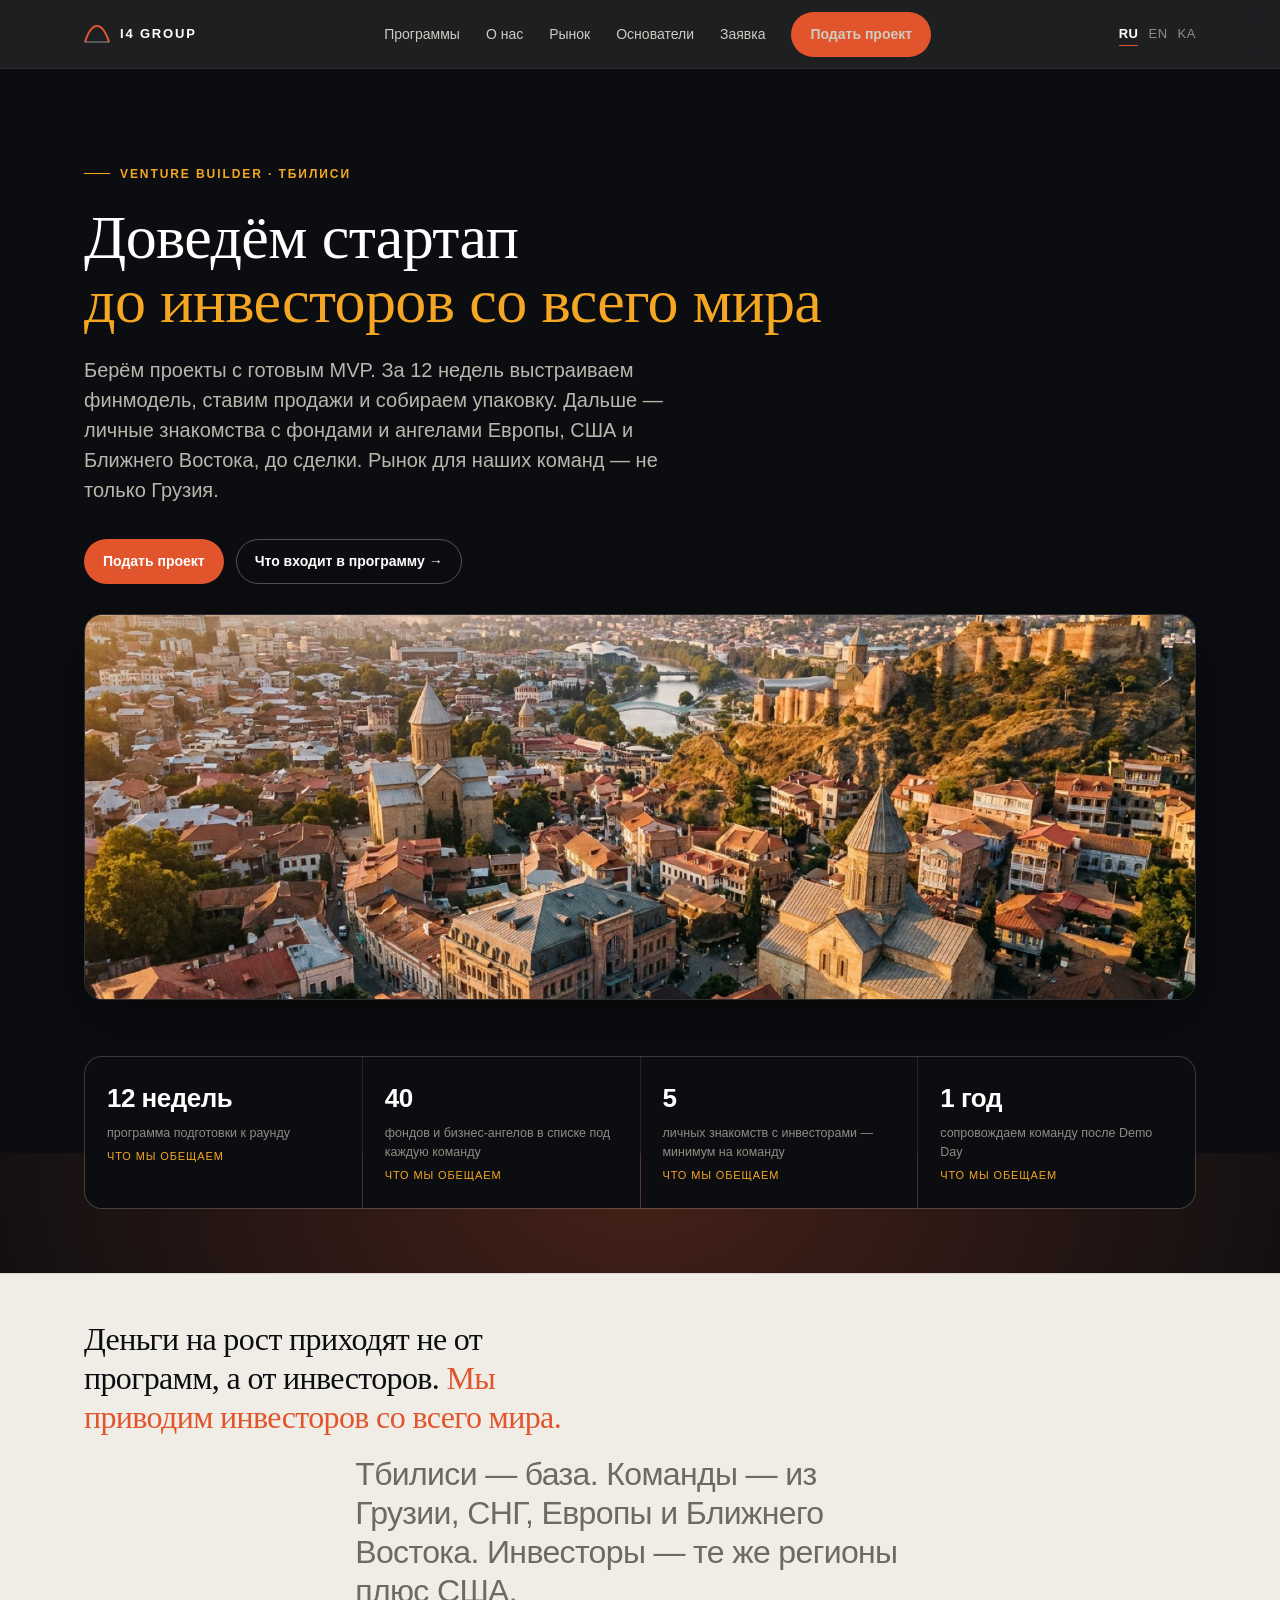
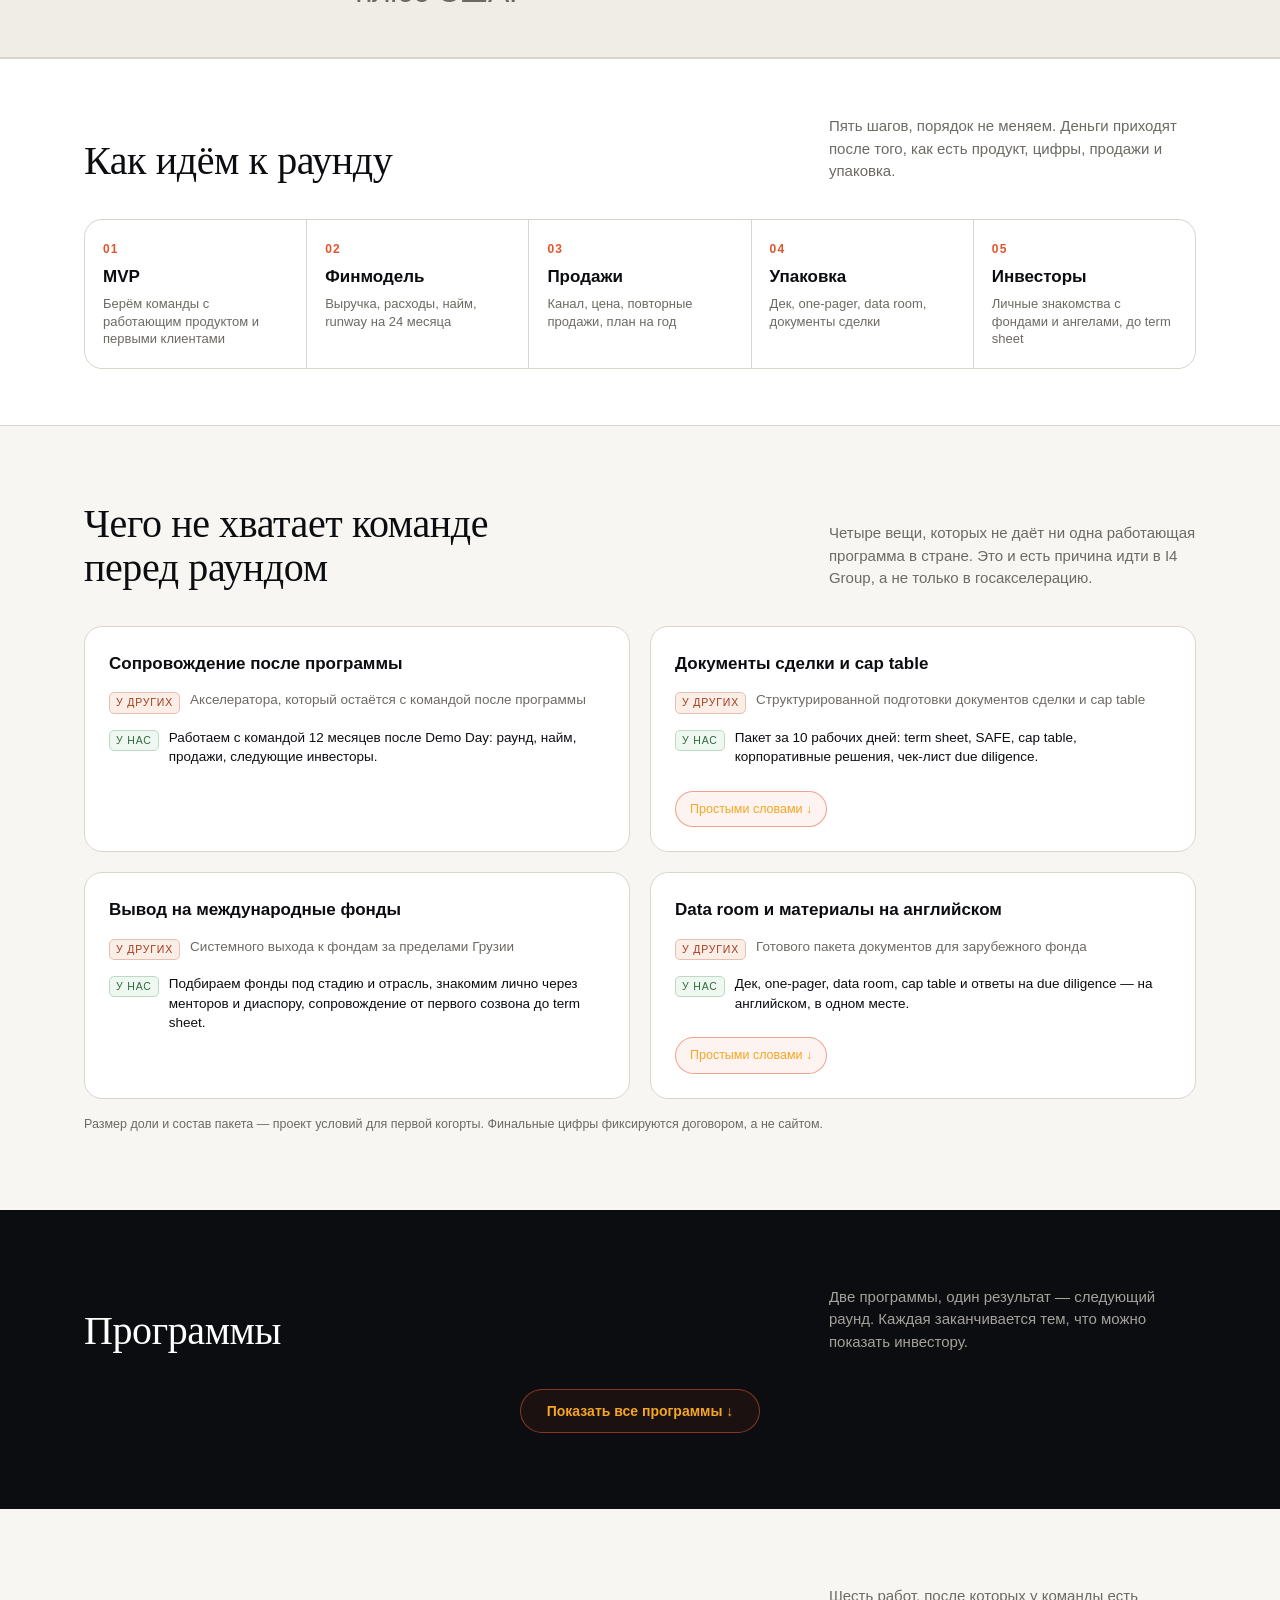
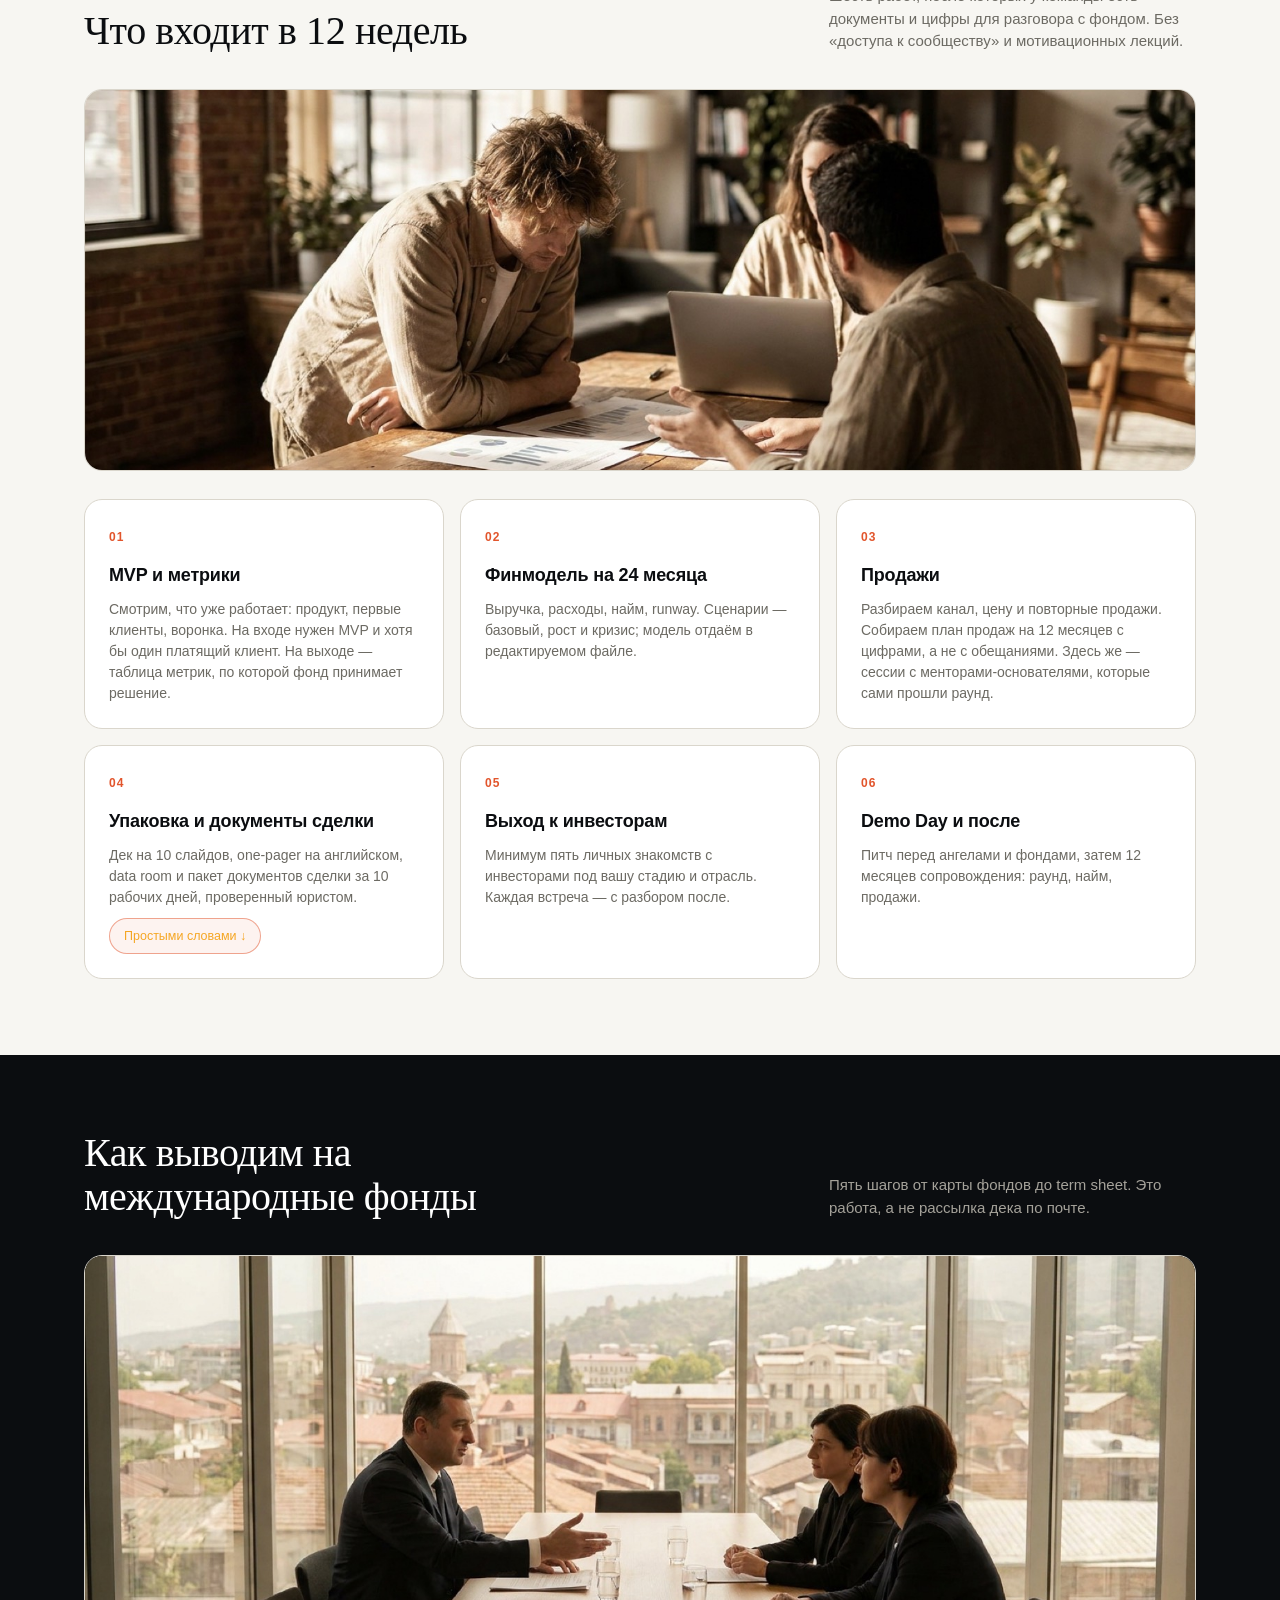
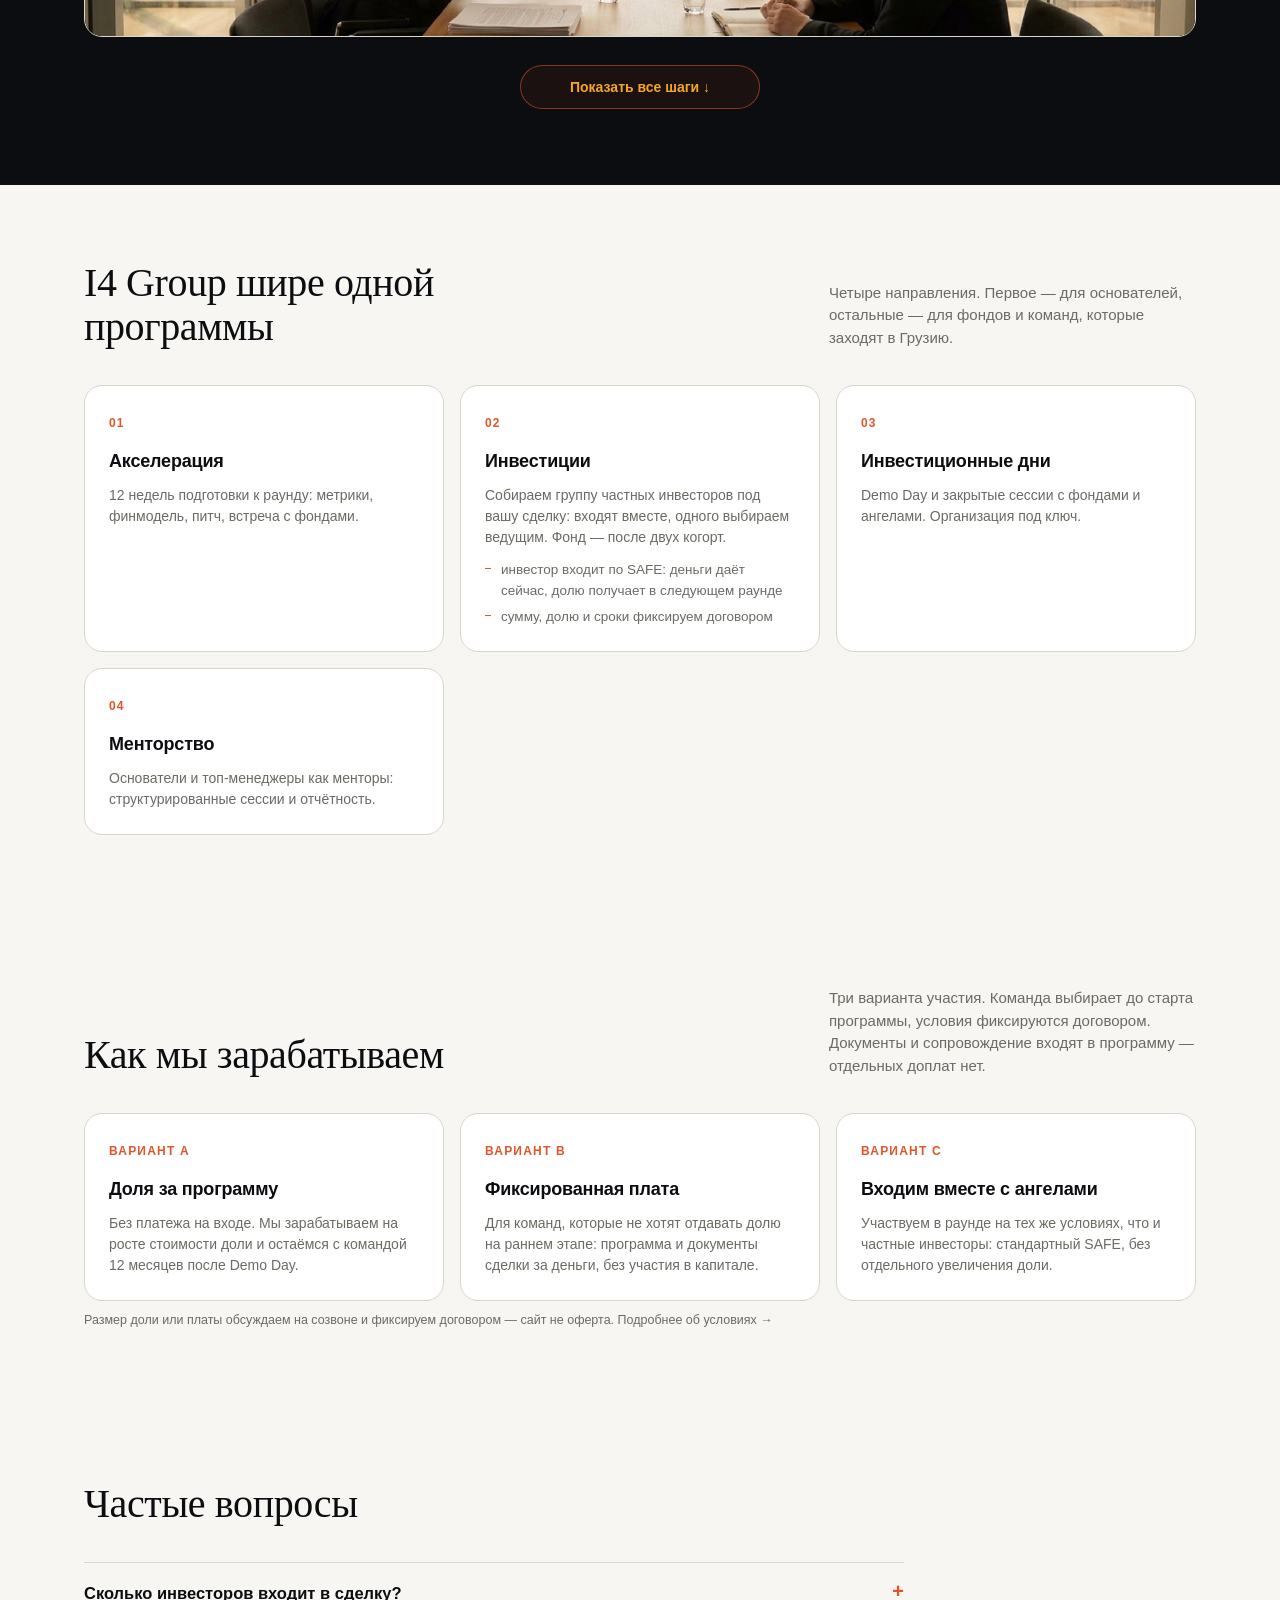
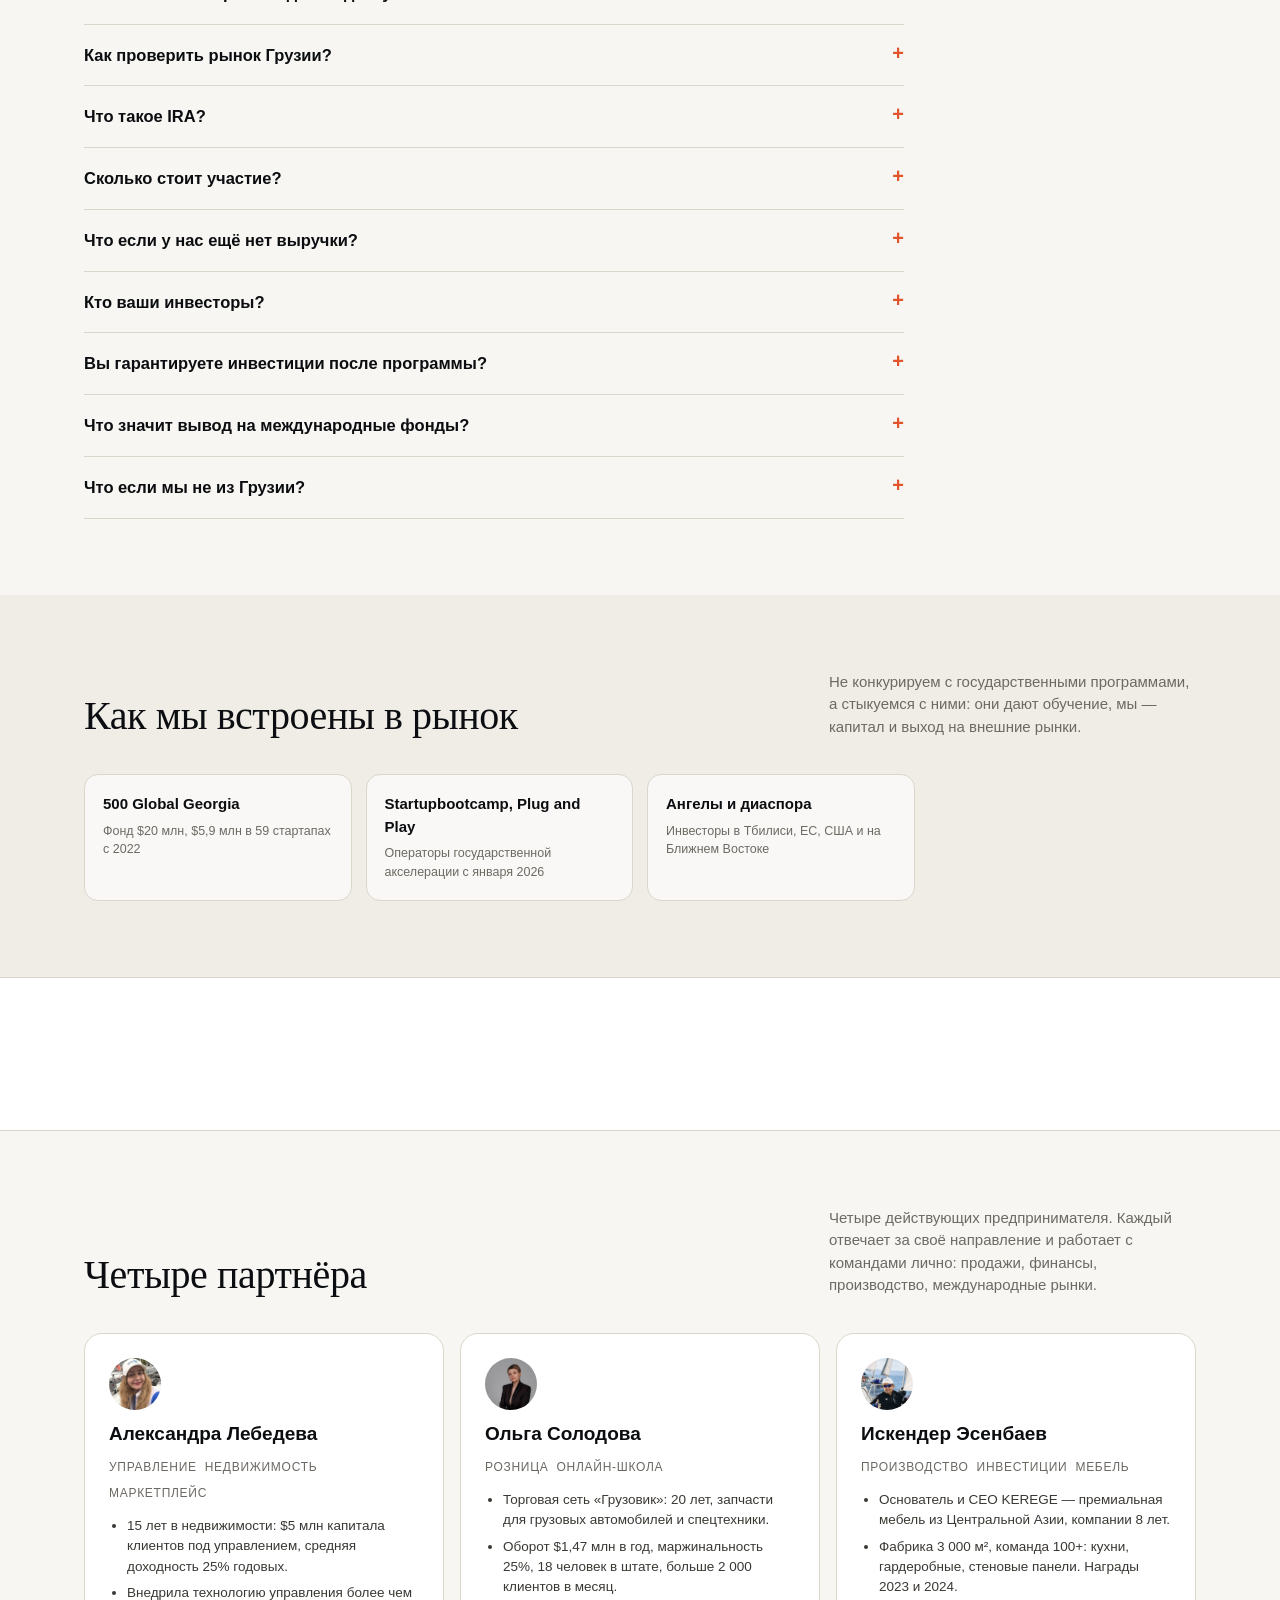
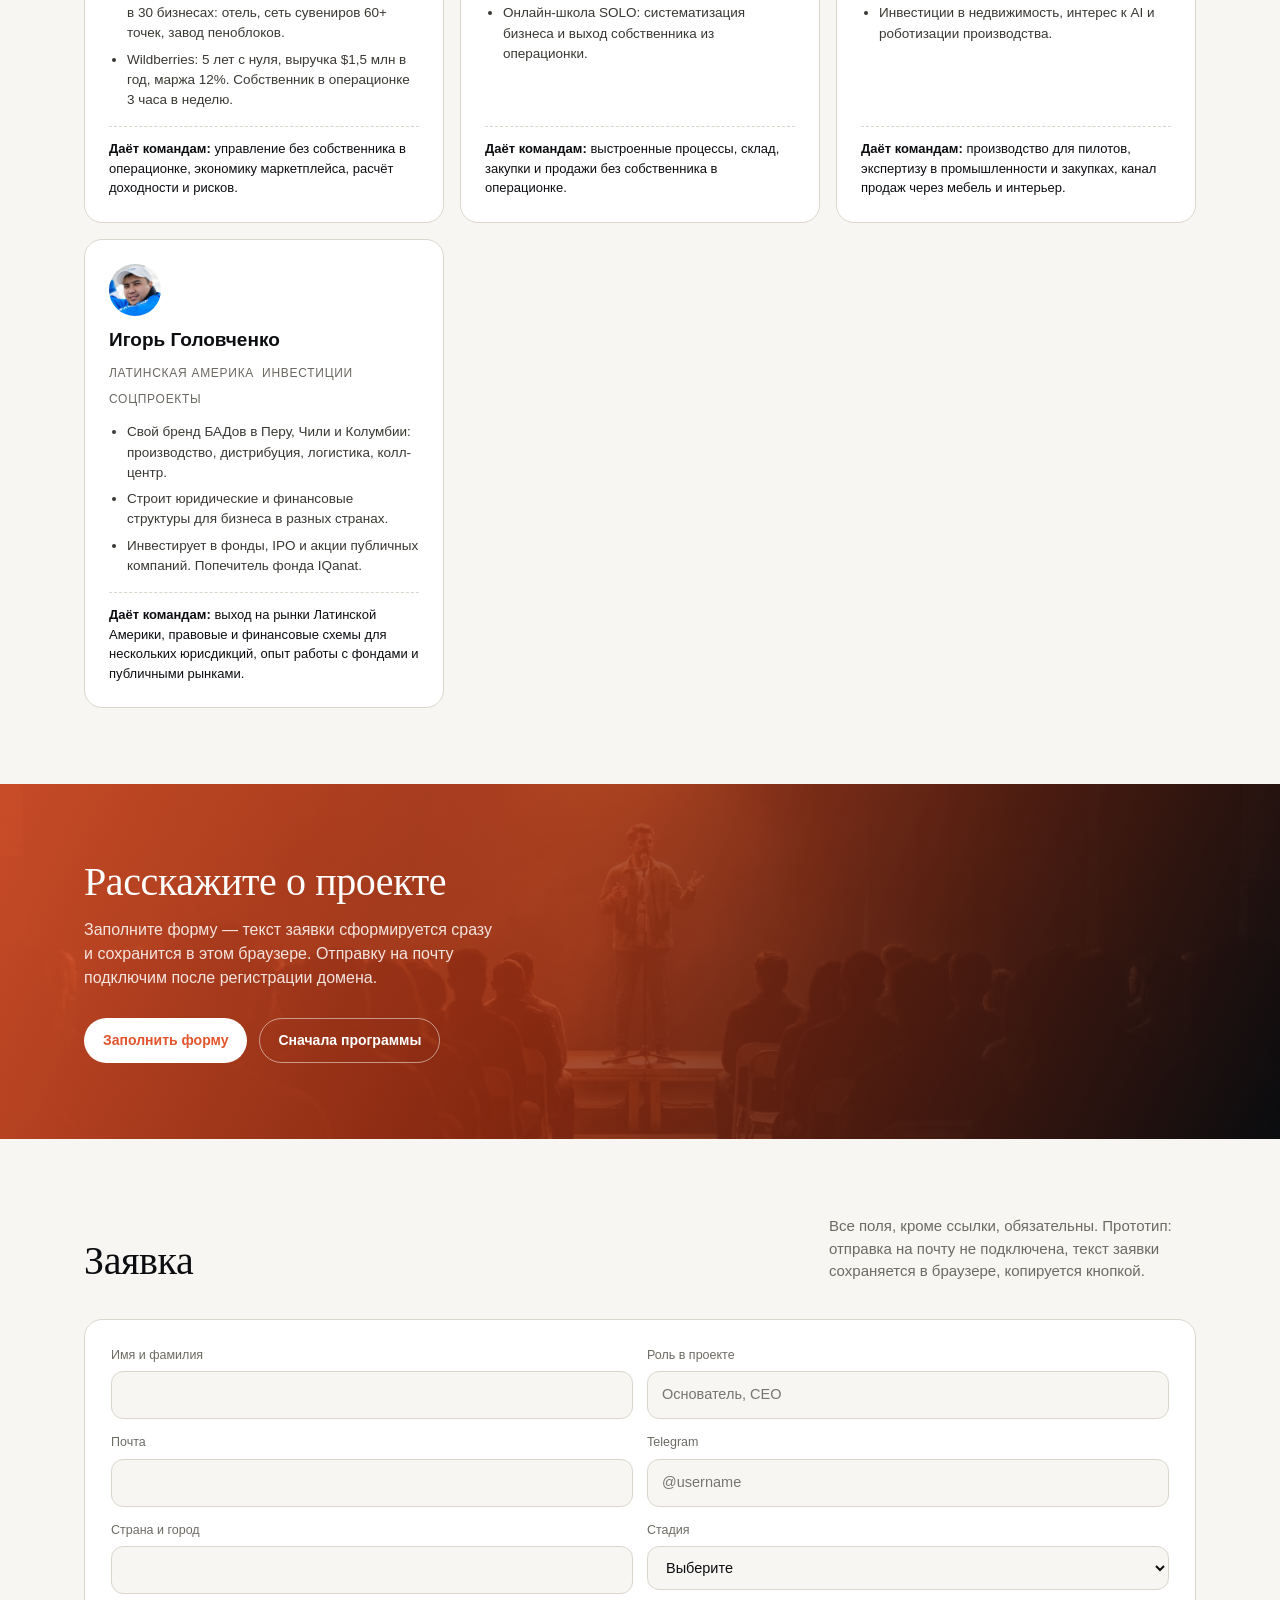
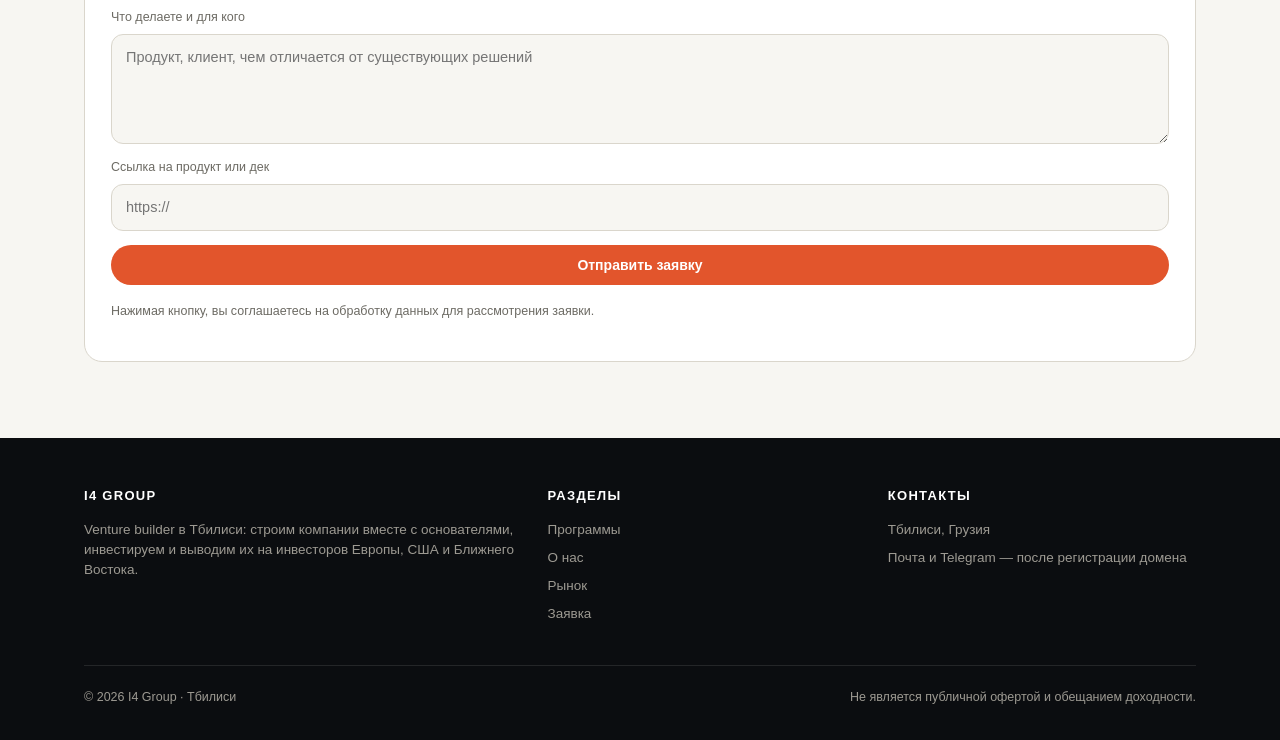
<file: index.html>
<!DOCTYPE html>
<html lang="ru">
<head>
<meta charset="utf-8">
<meta name="viewport" content="width=device-width, initial-scale=1">
<title>I4 GROUP — доведём стартап до инвесторов за 12 недель</title>
<meta name="description" content="I4 GROUP — venture builder из Тбилиси: 12-недельная программа, инвестиции, документы сделки и выход на инвесторов Европы, США и Ближнего Востока.">
<meta name="robots" content="noindex, nofollow">
<meta property="og:title" content="I4 GROUP — доведём ваш стартап до инвесторов">
<meta property="og:description" content="Готовим грузинские команды к раунду с международными фондами и остаёмся с ними на год после Demo Day.">
<link rel="stylesheet" href="assets/style.css?v=20261111a">
</head>
<body>

<header>
  <div class="wrap nav">
    <a class="brand" href="index.html" aria-label="I4 — на главную">
      <svg width="26" height="18" viewBox="0 0 26 18" fill="none" aria-hidden="true">
        <path d="M1 17C4.5 6 8 1 13 1s8.5 5 12 16" stroke="#e2552c" stroke-width="2"/>
        <path d="M1 17h24" stroke="#fff" stroke-width="1" opacity=".5"/>
      </svg>
      I4 GROUP
    </a>
    <nav id="nav">
      <a href="program.html">Программы</a>
      <a href="about.html">О нас</a>
      <a href="cases.html">Рынок</a>
      <a href="#founders">Основатели</a>
      <a href="#apply">Заявка</a>
      <a class="btn btn-accent" href="#form">Подать проект</a>
    </nav>
              <div class="lang" aria-label="Язык">
        <a class="on" href="index.html">RU</a>
        <a href="en/index.html">EN</a>
        <a href="ka/index.html">KA</a>
      </div>
    <button class="menu-btn" id="menuBtn" aria-label="Меню">☰</button>
  </div>
</header>

<section class="hero">
  <div class="wrap">
    <div class="eyebrow">Venture builder · Тбилиси</div>
    <h1 class="serif">Доведём стартап<br><span class="hl">до инвесторов со&nbsp;всего мира</span></h1>
    <p class="lead">Берём проекты с готовым MVP. За 12 недель выстраиваем финмодель, ставим продажи и собираем упаковку. Дальше — личные знакомства с фондами и ангелами Европы, США и Ближнего Востока, до сделки. Рынок для наших команд — не только Грузия.</p>
    <div class="hero-cta">
      <a class="btn btn-accent" href="#form">Подать проект</a>
      <a class="btn btn-ghost" href="#included">Что входит в программу →</a>
    </div>
    <figure class="hero-shot"><img src="assets/img/hero-tbilisi.jpg" alt="Тбилиси, старый город и крепость Нарикала" loading="eager"></figure>
    <div class="facts">
      <div class="fact"><b>12&nbsp;недель</b><span>программа подготовки к раунду</span><em>что мы обещаем</em></div>
      <div class="fact"><b>40</b><span>фондов и бизнес-ангелов в списке под каждую команду</span><em>что мы обещаем</em></div>
      <div class="fact"><b>5</b><span>личных знакомств с инвесторами — минимум на команду</span><em>что мы обещаем</em></div>
      <div class="fact"><b>1&nbsp;год</b><span>сопровождаем команду после Demo Day</span><em>что мы обещаем</em></div>
    </div>
  </div>
</section>

<section class="hook">
  <div class="wrap">
    <p class="serif">Деньги на рост приходят не от программ, а от инвесторов. <span>Мы приводим инвесторов со всего мира.</span></p>
    <p class="hook-sub">Тбилиси — база. Команды — из Грузии, СНГ, Европы и Ближнего Востока. Инвесторы — те же регионы плюс США.</p>
  </div>
</section>

<section class="path" id="path">
  <div class="wrap">
    <div class="sec-head">
      <h2 class="serif">Как идём к раунду</h2>
      <p>Пять шагов, порядок не меняем. Деньги приходят после того, как есть продукт, цифры, продажи и упаковка.</p>
    </div>
    <ol class="path-list">
      <li><b>01</b><span>MVP</span><em>Берём команды с работающим продуктом и первыми клиентами</em></li>
      <li><b>02</b><span>Финмодель</span><em>Выручка, расходы, найм, runway на 24 месяца</em></li>
      <li><b>03</b><span>Продажи</span><em>Канал, цена, повторные продажи, план на год</em></li>
      <li><b>04</b><span>Упаковка</span><em>Дек, one-pager, data room, документы сделки</em></li>
      <li><b>05</b><span>Инвесторы</span><em>Личные знакомства с фондами и ангелами, до term sheet</em></li>
    </ol>
  </div>
</section>

<section id="gap">
  <div class="wrap">
    <div class="sec-head">
      <h2 class="serif">Чего не хватает команде перед раундом</h2>
      <p>Четыре вещи, которых не даёт ни одна работающая программа в стране. Это и есть причина идти в I4 Group, а не только в госакселерацию.</p>
    </div>
    <div class="grid-2">
      <article class="gap-card">
        <h3>Сопровождение после программы</h3>
        <div class="no">Акселератора, который остаётся с командой после программы</div>
        <div class="yes">Работаем с командой 12 месяцев после Demo Day: раунд, найм, продажи, следующие инвесторы.</div>
      </article>
      <article class="gap-card">
        <h3>Документы сделки и cap table</h3>
        <div class="no">Структурированной подготовки документов сделки и cap table</div>
        <div class="yes">Пакет за 10 рабочих дней: term sheet, SAFE, cap table, корпоративные решения, чек-лист due diligence.</div>
        <div class="explain">Cap table — таблица, кто чем владеет в компании. Строки: основатели, инвесторы, команда с опционами; в столбцах — количество долей и проценты от общего числа.<br><br>Пример: основатели 80%, инвестор 15%, 5% отложено под найм. Когда входит новый инвестор, его доля берётся не «сверху», а из общего пирога — проценты всех остальных уменьшаются. Поэтому таблицу пересчитывают после каждого раунда.<br><br>Фонд смотрит cap table первым делом: по ней видно, кто принимает решения, сколько останется основателям после размытия и кто получит деньги при продаже компании.</div>
      </article>
      <article class="gap-card">
        <h3>Вывод на международные фонды</h3>
        <div class="no">Системного выхода к фондам за пределами Грузии</div>
        <div class="yes">Подбираем фонды под стадию и отрасль, знакомим лично через менторов и диаспору, сопровождение от первого созвона до term sheet.</div>
      </article>
      <article class="gap-card">
        <h3>Data room и материалы на английском</h3>
        <div class="no">Готового пакета документов для зарубежного фонда</div>
        <div class="yes">Дек, one-pager, data room, cap table и ответы на due diligence — на английском, в одном месте.</div>
        <div class="explain">Дек — презентация на 10–15 слайдов: проблема, продукт, рынок, метрики, команда, сколько привлекаете. Это первое, что открывает фонд.<br><br>One-pager — один лист с сутью и цифрами. Его отправляют в первом письме, когда дек ещё не читают.<br><br>Data room — папка документов для проверки: юрдокументы, договоры с клиентами, метрики, финмодель, cap table. Фонд получает доступ по ссылке и проверяет сам, без переписки.<br><br>Due diligence — проверка компании перед сделкой. Инвестор подтверждает, что цифры настоящие, договоры подписаны, продукт принадлежит компании, долгов нет. Наши ответы на вопросы проверки лежат в той же папке.<br><br>Cap table — таблица владения: кто чем владеет до и после раунда.</div>
      </article>
    </div>
    <p class="hint" style="margin-top:16px">Размер доли и состав пакета — проект условий для первой когорты. Финальные цифры фиксируются договором, а не сайтом.</p>
  </div>
</section>

<section class="prog">
  <div class="wrap">
    <div class="sec-head">
      <h2 class="serif">Программы</h2>
      <p>Две программы, один результат — следующий раунд. Каждая заканчивается тем, что можно показать инвестору.</p>
    </div>
    <div class="prog-list" id="progList" hidden>
    <div class="grid-2">
      <article class="pcard">
        <div>
          <span class="tag">Флагман</span>
          <h3>I4 IRA — Investment Readiness Accelerator</h3>
          <div class="meta"><span>12 недель</span><span>Pre-seed / Seed</span><span>Тбилиси + онлайн</span></div>
          <p>IRA расшифровывается как Investment Readiness Accelerator — «акселератор готовности к инвестициям». 12 недель на метрики, финмодель, документы сделки и встречи с фондами. Для команд с работающим продуктом.</p>
        </div>
        <div class="foot"><span class="status open">Набор открыт</span><a class="btn btn-ghost" href="program.html#ira">Подробнее</a></div>
      </article>
      <article class="pcard">
        <div>
          <span class="tag">Для иностранных команд</span>
          <h3>I4 Landing</h3>
          <div class="meta"><span>3 месяца</span><span>Series A–B</span><span>Тбилиси</span></div>
          <p>Вход в Грузию для внешних команд: юрлицо, банк, команда, пилоты с местными клиентами.</p>
        </div>
        <div class="foot"><span class="status">По заявке</span><a class="btn btn-ghost" href="program.html#landing">Подробнее</a></div>
      </article>
    </div>
    </div>
    <div class="prog-more">
      <button type="button" class="btn btn-ghost js-toggle" id="progToggle" aria-expanded="false" aria-controls="progList" data-target="progList" data-more="Показать все программы ↓" data-less="Свернуть ↑">Показать все программы ↓</button>
    </div>
  </div>
</section>

<section id="included">
  <div class="wrap">
    <div class="sec-head">
      <h2 class="serif">Что входит в 12 недель</h2>
      <p>Шесть работ, после которых у команды есть документы и цифры для разговора с фондом. Без «доступа к сообществу» и мотивационных лекций.</p>
    </div>
    <figure class="banner">
      <img src="assets/img/founders-table.jpg" alt="Команда разбирает финансовые показатели за столом" loading="lazy">
    </figure>
    <div class="grid-3">
      <article class="card"><span class="num">01</span><h3>MVP и метрики</h3><p>Смотрим, что уже работает: продукт, первые клиенты, воронка. На входе нужен MVP и хотя бы один платящий клиент. На выходе — таблица метрик, по которой фонд принимает решение.</p></article>
      <article class="card"><span class="num">02</span><h3>Финмодель на 24 месяца</h3><p>Выручка, расходы, найм, runway. Сценарии — базовый, рост и кризис; модель отдаём в редактируемом файле.</p></article>
      <article class="card"><span class="num">03</span><h3>Продажи</h3><p>Разбираем канал, цену и повторные продажи. Собираем план продаж на 12 месяцев с цифрами, а не с обещаниями. Здесь же — сессии с менторами-основателями, которые сами прошли раунд.</p></article>
      <article class="card"><span class="num">04</span><h3>Упаковка и документы сделки</h3><p>Дек на 10 слайдов, one-pager на английском, data room и пакет документов сделки за 10 рабочих дней, проверенный юристом.</p>
        <dl class="glossary">
          <dt>Term sheet</dt><dd>Лист условий на 2–4 страницы: сколько денег даёт инвестор, какая доля и оценка, какие у него права. Это рамка будущей сделки — окончательные документы готовят после того, как условия согласованы.</dd>
          <dt>SAFE</dt><dd>Договор, по которому инвестор платит сейчас, а долю получает в следующем раунде по его цене. Короче и дешевле обычного договора об инвестициях. Если раунд не состоится, деньги не возвращаются — это цена скорости.</dd>
          <dt>Cap table</dt><dd>Таблица владения: сколько у основателей, инвесторов и у команды по опционам, кто сколько процентов получит при продаже компании. Без неё фонд не считает сделку.</dd>
          <dt>Корпоративные решения</dt><dd>Протоколы участников и совета директоров: одобрить выпуск новых долей, изменение устава, привлечение денег. Без них сделку не зарегистрируют, и деньги нельзя принять законно.</dd>
        </dl>
      </article>
      <article class="card"><span class="num">05</span><h3>Выход к инвесторам</h3><p>Минимум пять личных знакомств с инвесторами под вашу стадию и отрасль. Каждая встреча — с разбором после.</p></article>
      <article class="card"><span class="num">06</span><h3>Demo Day и после</h3><p>Питч перед ангелами и фондами, затем 12 месяцев сопровождения: раунд, найм, продажи.</p></article>
    </div>
  </div>
  </div>
</section>

<section class="prog" id="funds">
  <div class="wrap">
    <div class="sec-head">
      <h2 class="serif">Как выводим на международные фонды</h2>
      <p>Пять шагов от карты фондов до term sheet. Это работа, а не рассылка дека по почте.</p>
    </div>
    <figure class="banner">
      <img src="assets/img/investor-meeting.jpg" alt="Встреча основателя с инвесторами в Тбилиси" loading="lazy">
    </figure>
    <div class="prog-list" id="fundsList" hidden>
    <div class="grid-3">
      <div class="pcard"><div><span class="tag">01 · карта</span><h3>Отбор фондов</h3><p>Собираем 40 целей на когорту: стадия, отрасль, география, размер чека, кто в фонде принимает решение по вашему рынку.</p></div></div>
      <div class="pcard"><div><span class="tag">02 · упаковка</span><h3>Материалы на английском</h3><p>Дек на 10 слайдов, one-pager, data room: метрики, финмодель, cap table, юрдокументы. Фонд получает пакет, а не переписку.</p></div></div>
      <div class="pcard"><div><span class="tag">03 · знакомства</span><h3>Личные знакомства</h3><p>Заходим через менторов, выпускников и диаспору. Минимум пять знакомств на команду под вашу стадию и отрасль.</p></div></div>
      <div class="pcard"><div><span class="tag">04 · подготовка</span><h3>Репетиции и разбор</h3><p>Прогон питча с инвестором-ментором, разбор слабых ответов, вопросы, которые задаст due diligence.</p></div></div>
      <div class="pcard"><div><span class="tag">05 · сделка</span><h3>До term sheet</h3><p>Сопровождение переговоров, оценка, условия, юрист на вашей стороне. Дальше — закрытие раунда.</p></div></div>
      <div class="pcard"><div><span class="tag">куда</span><h3>Какие фонды</h3><p>VC Европы, США и Ближнего Востока на pre-seed и seed, фонды с фокусом на Кавказ и CEE, объединения инвесторов из диаспоры, корпоративные инвесторы.</p></div></div>
    </div>
      <p class="hint" style="margin-top:18px">Список партнёрских фондов формируется под первую когорту: публикуем только тех, кто дал согласие на упоминание. Вывод на фонд не гарантирует инвестицию — решение принимает фонд.</p>
    </div>
    <div class="prog-more">
      <button type="button" class="btn btn-ghost js-toggle" id="fundsToggle" aria-expanded="false" aria-controls="fundsList" data-target="fundsList" data-more="Показать все шаги ↓" data-less="Свернуть ↑">Показать все шаги ↓</button>
    </div>
  </div>
</section>

<section id="what">
  <div class="wrap">
    <div class="sec-head">
      <h2 class="serif">I4 Group шире одной программы</h2>
      <p>Четыре направления. Первое — для основателей, остальные — для фондов и команд, которые заходят в Грузию.</p>
    </div>
    <div class="grid-3">
      <article class="card"><span class="num">01</span><h3>Акселерация</h3><p>12 недель подготовки к раунду: метрики, финмодель, питч, встреча с фондами.</p></article>
      <article class="card"><span class="num">02</span><h3>Инвестиции</h3><p>Собираем группу частных инвесторов под вашу сделку: входят вместе, одного выбираем ведущим. Фонд — после двух когорт.</p><ul><li>инвестор входит по SAFE: деньги даёт сейчас, долю получает в следующем раунде</li><li>сумму, долю и сроки фиксируем договором</li></ul></article>
      <article class="card"><span class="num">03</span><h3>Инвестиционные дни</h3><p>Demo Day и закрытые сессии с фондами и ангелами. Организация под ключ.</p></article>
      <article class="card"><span class="num">04</span><h3>Менторство</h3><p>Основатели и топ-менеджеры как менторы: структурированные сессии и отчётность.</p></article>
    </div>
  </div>
</section>

<section id="economics">
  <div class="wrap">
    <div class="sec-head">
      <h2 class="serif">Как мы зарабатываем</h2>
      <p>Три варианта участия. Команда выбирает до старта программы, условия фиксируются договором. Документы и сопровождение входят в программу — отдельных доплат нет.</p>
    </div>
    <div class="grid-3">
      <article class="card"><span class="num">ВАРИАНТ A</span><h3>Доля за программу</h3><p>Без платежа на входе. Мы зарабатываем на росте стоимости доли и остаёмся с командой 12 месяцев после Demo Day.</p></article>
      <article class="card"><span class="num">ВАРИАНТ B</span><h3>Фиксированная плата</h3><p>Для команд, которые не хотят отдавать долю на раннем этапе: программа и документы сделки за деньги, без участия в капитале.</p></article>
      <article class="card"><span class="num">ВАРИАНТ C</span><h3>Входим вместе с ангелами</h3><p>Участвуем в раунде на тех же условиях, что и частные инвесторы: стандартный SAFE, без отдельного увеличения доли.</p></article>
    </div>
    <p class="hint">Размер доли или платы обсуждаем на созвоне и фиксируем договором — сайт не оферта. <a href="program.html#terms">Подробнее об условиях →</a></p>
  </div>
</section>

<section id="faq">
  <div class="wrap">
    <div class="sec-head">
      <h2 class="serif">Частые вопросы</h2>
    </div>
    <div class="faq">
      <details><summary>Сколько инвесторов входит в сделку?</summary><p>Сколько нужно команде. Если инвесторов несколько, они входят одной сделкой на одинаковых условиях: один ведёт проверку и документы, остальные видят те же цифры и решают сами.</p></details>
      <details><summary>Как проверить рынок Грузии?</summary><p>Три месяца в Тбилиси без переезда всей компании: юрлицо, счёт, офис, рабочее место для команды и пять встреч с потенциальными клиентами. По каждой встрече — отчёт. Итог: стоит ли выходить на рынок Грузии и с чем именно.</p></details>
      <details><summary>Что такое IRA?</summary><p>Investment Readiness Accelerator — «акселератор готовности к инвестициям». Название объясняет смысл: за 12 недель команда доводит метрики, финмодель, документы сделки и питч до состояния, в котором фонд готов рассматривать сделку. Программа заканчивается встречами с фондами и Demo Day — это подготовка к раунду, а не гарантия инвестиции.</p></details>
      <details><summary>Сколько стоит участие?</summary><p>Условия обсуждаем на созвоне и фиксируем договором. На сайте цифр не публикуем: они зависят от стадии, размера чека и того, что команде нужно от программы.</p></details>
      <details><summary>Что если у нас ещё нет выручки?</summary><p>Берём команды с работающим продуктом и первыми клиентами: без этого фонду нечего смотреть. Если продукта ещё нет — возвращайтесь, когда появятся первые платящие клиенты.</p></details>
      <details><summary>Кто ваши инвесторы?</summary><p>Частные инвесторы, которые вкладывают вместе с нами, и партнёрские фонды. Инвестор входит по стандартному документу SAFE.</p></details>
      <details><summary>Вы гарантируете инвестиции после программы?</summary><p>Нет. Мы готовим к раунду и организуем встречи, но решение принимает инвестор. Гарантий доходности не даём и не продаём «участие в раунде».</p></details>
      <details><summary>Что значит вывод на международные фонды?</summary><p>Мы собираем карту фондов под вашу стадию и отрасль, готовим материалы на английском и data room, знакомим лично и ведём переговоры до term sheet. Инвестицию это не гарантирует: решение принимает фонд.</p></details>
      <details><summary>Что если мы не из Грузии?</summary><p>Для внешних команд есть отдельная программа: три месяца в Тбилиси — юрлицо, счёт, офис, команда и пять целевых встреч с клиентами.</p></details>
    </div>
  </div>
</section>

<section class="eco">
  <div class="wrap">
    <div class="sec-head">
      <h2 class="serif">Как мы встроены в рынок</h2>
      <p>Не конкурируем с государственными программами, а стыкуемся с ними: они дают обучение, мы — капитал и выход на внешние рынки.</p>
    </div>
    <div class="eco-list">
      <div class="eco-item"><b>500 Global Georgia</b><span>Фонд $20 млн, $5,9 млн в 59 стартапах с 2022</span></div>
      <div class="eco-item"><b>Startupbootcamp, Plug and Play</b><span>Операторы государственной акселерации с января 2026</span></div>
      <div class="eco-item"><b>Ангелы и диаспора</b><span>Инвесторы в Тбилиси, ЕС, США и на Ближнем Востоке</span></div>
    </div>
  </div>
</section>

<section class="quote">
  <div class="wrap">
  </div>
</section>


<section id="founders">
  <div class="wrap">
    <div class="sec-head">
      <h2 class="serif">Четыре партнёра</h2>
      <p>Четыре действующих предпринимателя. Каждый отвечает за своё направление и работает с командами лично: продажи, финансы, производство, международные рынки.</p>
    </div>
    <div class="grid-3">
      <article class="founder">
        <div class="ava"><img src="assets/img/founders/alexandra.jpg" alt="Александра Лебедева" loading="lazy"></div>
        <h3>Александра Лебедева</h3>
        <div class="meta"><span>управление</span><span>недвижимость</span><span>маркетплейс</span></div>
        <ul>
          <li>15 лет в недвижимости: $5 млн капитала клиентов под управлением, средняя доходность 25% годовых.</li>
          <li>Внедрила технологию управления более чем в 30 бизнесах: отель, сеть сувениров 60+ точек, завод пеноблоков.</li>
          <li>Wildberries: 5 лет с нуля, выручка $1,5 млн в год, маржа 12%. Собственник в операционке 3 часа в неделю.</li>
        </ul>
        <p class="gives"><b>Даёт командам:</b> управление без собственника в операционке, экономику маркетплейса, расчёт доходности и рисков.</p>
      </article>
      <article class="founder">
        <div class="ava"><img src="assets/img/founders/olga.jpg" alt="Ольга Солодова" loading="lazy"></div>
        <h3>Ольга Солодова</h3>
        <div class="meta"><span>розница</span><span>онлайн-школа</span></div>
        <ul>
          <li>Торговая сеть «Грузовик»: 20 лет, запчасти для грузовых автомобилей и спецтехники.</li>
          <li>Оборот $1,47 млн в год, маржинальность 25%, 18 человек в штате, больше 2 000 клиентов в месяц.</li>
          <li>Онлайн-школа SOLO: систематизация бизнеса и выход собственника из операционки.</li>
        </ul>
        <p class="gives"><b>Даёт командам:</b> выстроенные процессы, склад, закупки и продажи без собственника в операционке.</p>
      </article>
      <article class="founder">
        <div class="ava"><img src="assets/img/founders/iskender.jpg" alt="Искендер Эсенбаев" loading="lazy"></div>
        <h3>Искендер Эсенбаев</h3>
        <div class="meta"><span>производство</span><span>инвестиции</span><span>мебель</span></div>
        <ul>
          <li>Основатель и CEO KEREGE — премиальная мебель из Центральной Азии, компании 8 лет.</li>
          <li>Фабрика 3 000 м², команда 100+: кухни, гардеробные, стеновые панели. Награды 2023 и 2024.</li>
          <li>Инвестиции в недвижимость, интерес к AI и роботизации производства.</li>
        </ul>
        <p class="gives"><b>Даёт командам:</b> производство для пилотов, экспертизу в промышленности и закупках, канал продаж через мебель и интерьер.</p>
      </article>
      <article class="founder">
        <div class="ava"><img src="assets/img/founders/igor.jpg" alt="Игорь Головченко" loading="lazy"></div>
        <h3>Игорь Головченко</h3>
        <div class="meta"><span>Латинская Америка</span><span>инвестиции</span><span>соцпроекты</span></div>
        <ul>
          <li>Свой бренд БАДов в Перу, Чили и Колумбии: производство, дистрибуция, логистика, колл-центр.</li>
          <li>Строит юридические и финансовые структуры для бизнеса в разных странах.</li>
          <li>Инвестирует в фонды, IPO и акции публичных компаний. Попечитель фонда IQanat.</li>
        </ul>
        <p class="gives"><b>Даёт командам:</b> выход на рынки Латинской Америки, правовые и финансовые схемы для нескольких юрисдикций, опыт работы с фондами и публичными рынками.</p>
      </article>
    </div>
  </div>
</section>

<section class="cta" id="apply">
  <div class="wrap">
    <h2 class="serif">Расскажите о проекте</h2>
    <p>Заполните форму — текст заявки сформируется сразу и сохранится в этом браузере. Отправку на почту подключим после регистрации домена.</p>
    <div class="cta-row">
      <a class="btn" href="#form">Заполнить форму</a>
      <a class="btn alt" href="program.html">Сначала программы</a>
    </div>
  </div>
</section>

<section id="form">
  <div class="wrap">
    <div class="sec-head">
      <h2 class="serif">Заявка</h2>
      <p>Все поля, кроме ссылки, обязательны. Прототип: отправка на почту не подключена, текст заявки сохраняется в браузере, копируется кнопкой.</p>
    </div>
    <form class="form" id="applyForm">
      <div class="field"><label for="name">Имя и фамилия</label><input id="name" name="name" required></div>
      <div class="field"><label for="role">Роль в проекте</label><input id="role" name="role" placeholder="Основатель, CEO" required></div>
      <div class="field"><label for="email">Почта</label><input id="email" name="email" type="email" required></div>
      <div class="field"><label for="tg">Telegram</label><input id="tg" name="tg" placeholder="@username" required></div>
      <div class="field"><label for="country">Страна и город</label><input id="country" name="country" required></div>
      <div class="field"><label for="stage">Стадия</label>
        <select id="stage" name="stage" required>
          <option value="">Выберите</option>
          <option>Идея</option>
          <option>MVP, нет выручки</option>
          <option>Выручка до $10 тыс./мес</option>
          <option>Выручка $10–50 тыс./мес</option>
          <option>Больше $50 тыс./мес</option>
        </select>
      </div>
      <div class="field full"><label for="desc">Что делаете и для кого</label><textarea id="desc" name="desc" placeholder="Продукт, клиент, чем отличается от существующих решений" required></textarea></div>
      <div class="field full"><label for="link">Ссылка на продукт или дек</label><input id="link" name="link" placeholder="https://"></div>
      <div class="field full"><button class="btn btn-accent" type="submit">Отправить заявку</button>
        <div class="hint">Нажимая кнопку, вы соглашаетесь на обработку данных для рассмотрения заявки.</div>
      </div>
      <div class="field full" id="formNote"></div>
    </form>
  </div>
</section>

<footer>
  <div class="wrap">
    <div class="foot-grid">
      <div>
        <h5>I4 Group</h5>
        <p>Venture builder в Тбилиси: строим компании вместе с основателями, инвестируем и выводим их на инвесторов Европы, США и Ближнего Востока.</p>
      </div>
      <div>
        <h5>Разделы</h5>
        <ul>
          <li><a href="program.html">Программы</a></li>
          <li><a href="about.html">О нас</a></li>
          <li><a href="cases.html">Рынок</a></li>
          <li><a href="#form">Заявка</a></li>
        </ul>
      </div>
      <div>
        <h5>Контакты</h5>
        <ul>
          <li>Тбилиси, Грузия</li>
          <li>Почта и Telegram — после регистрации домена</li>
        </ul>
      </div>
    </div>
    <div class="foot-bottom">
      <span>© 2026 I4 Group · Тбилиси</span>
      <span>Не является публичной офертой и обещанием доходности.</span>
    </div>
  </div>
</footer>

<script src="assets/app.js?v=20261111a"></script>
</body>
</html>
</file>
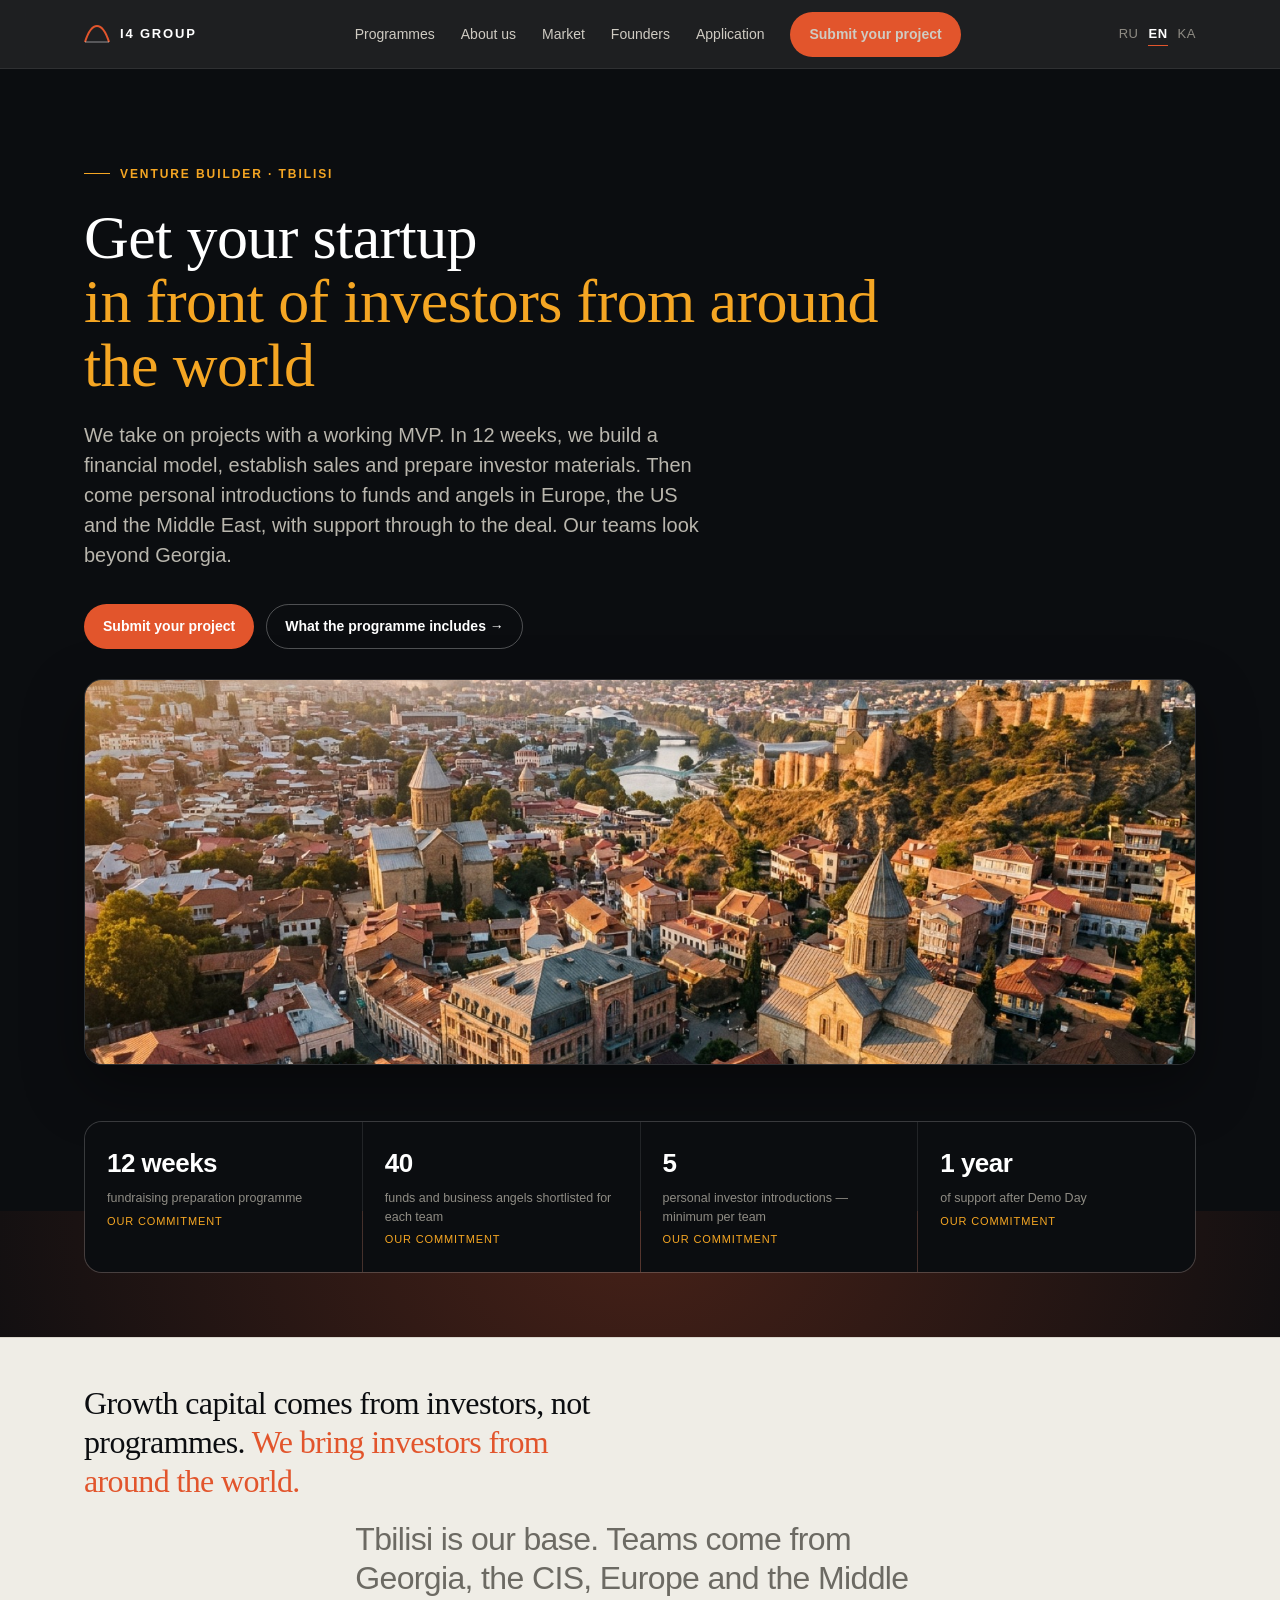
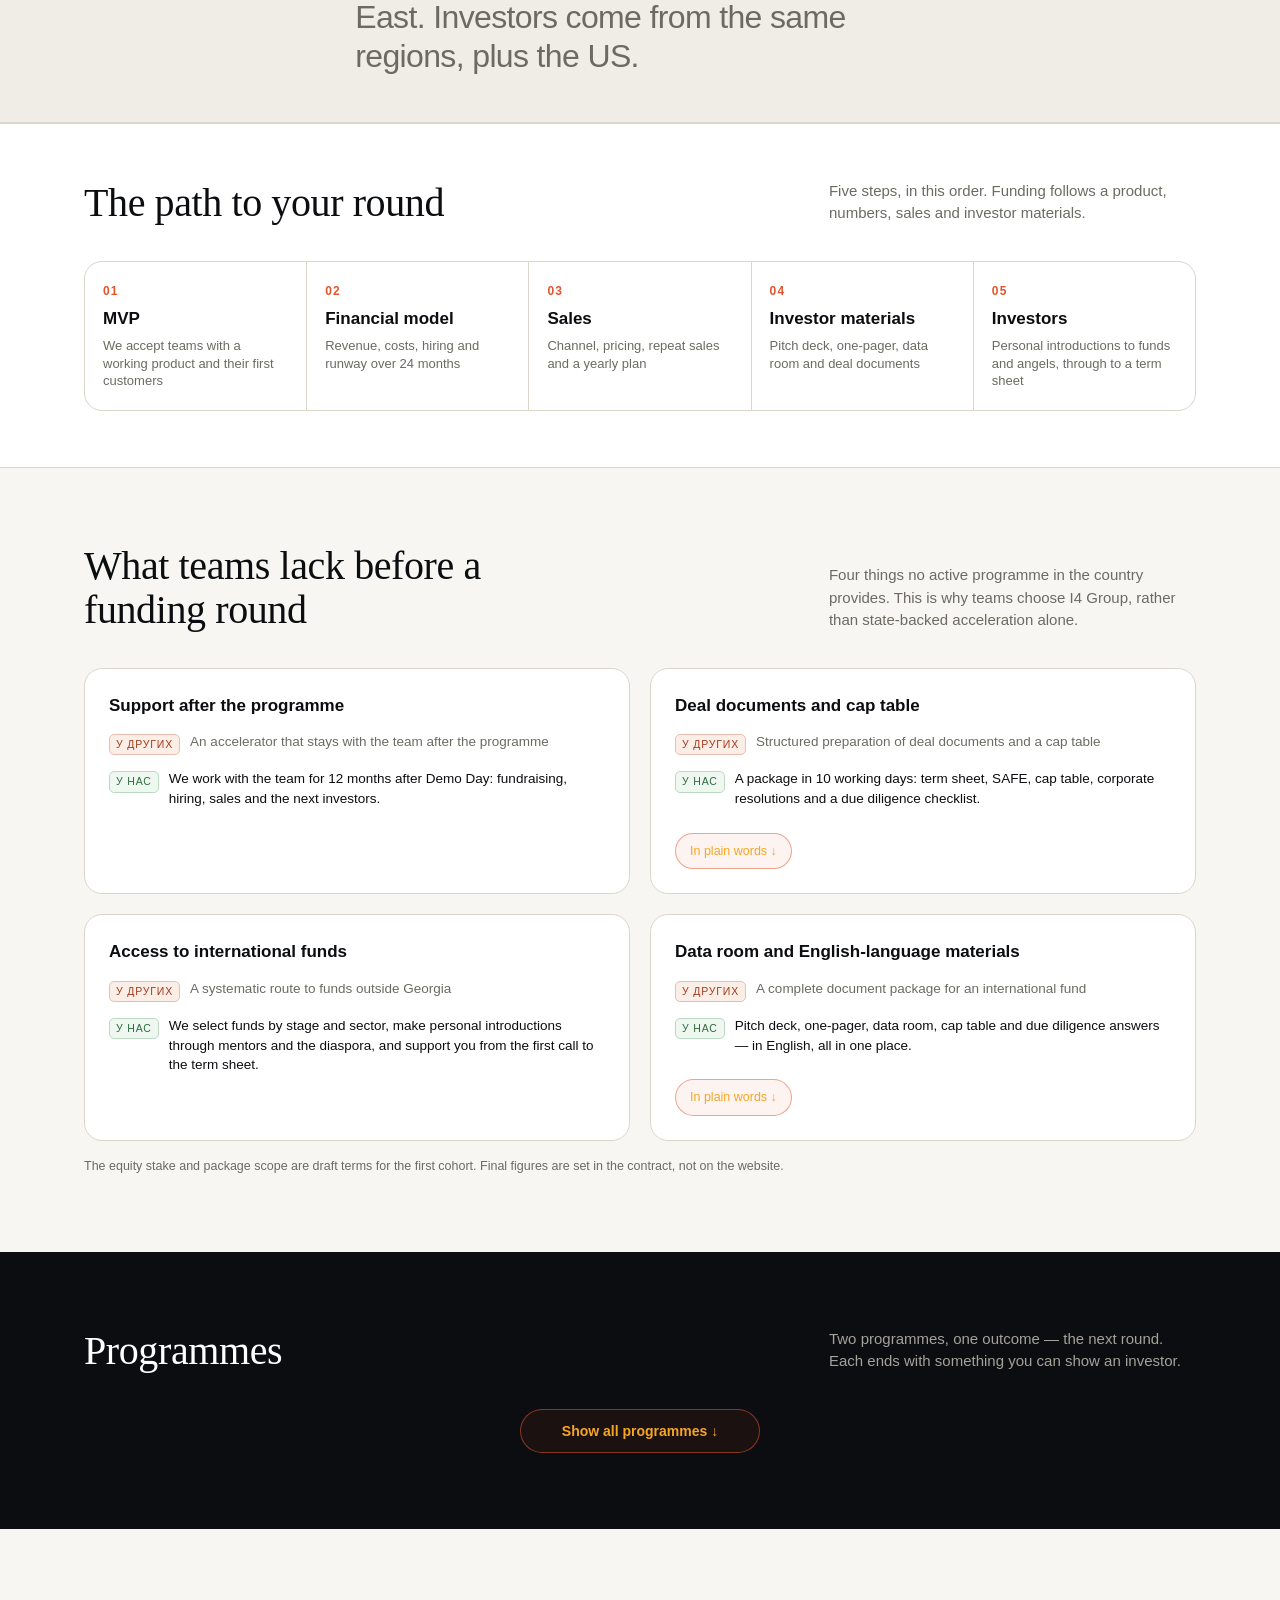
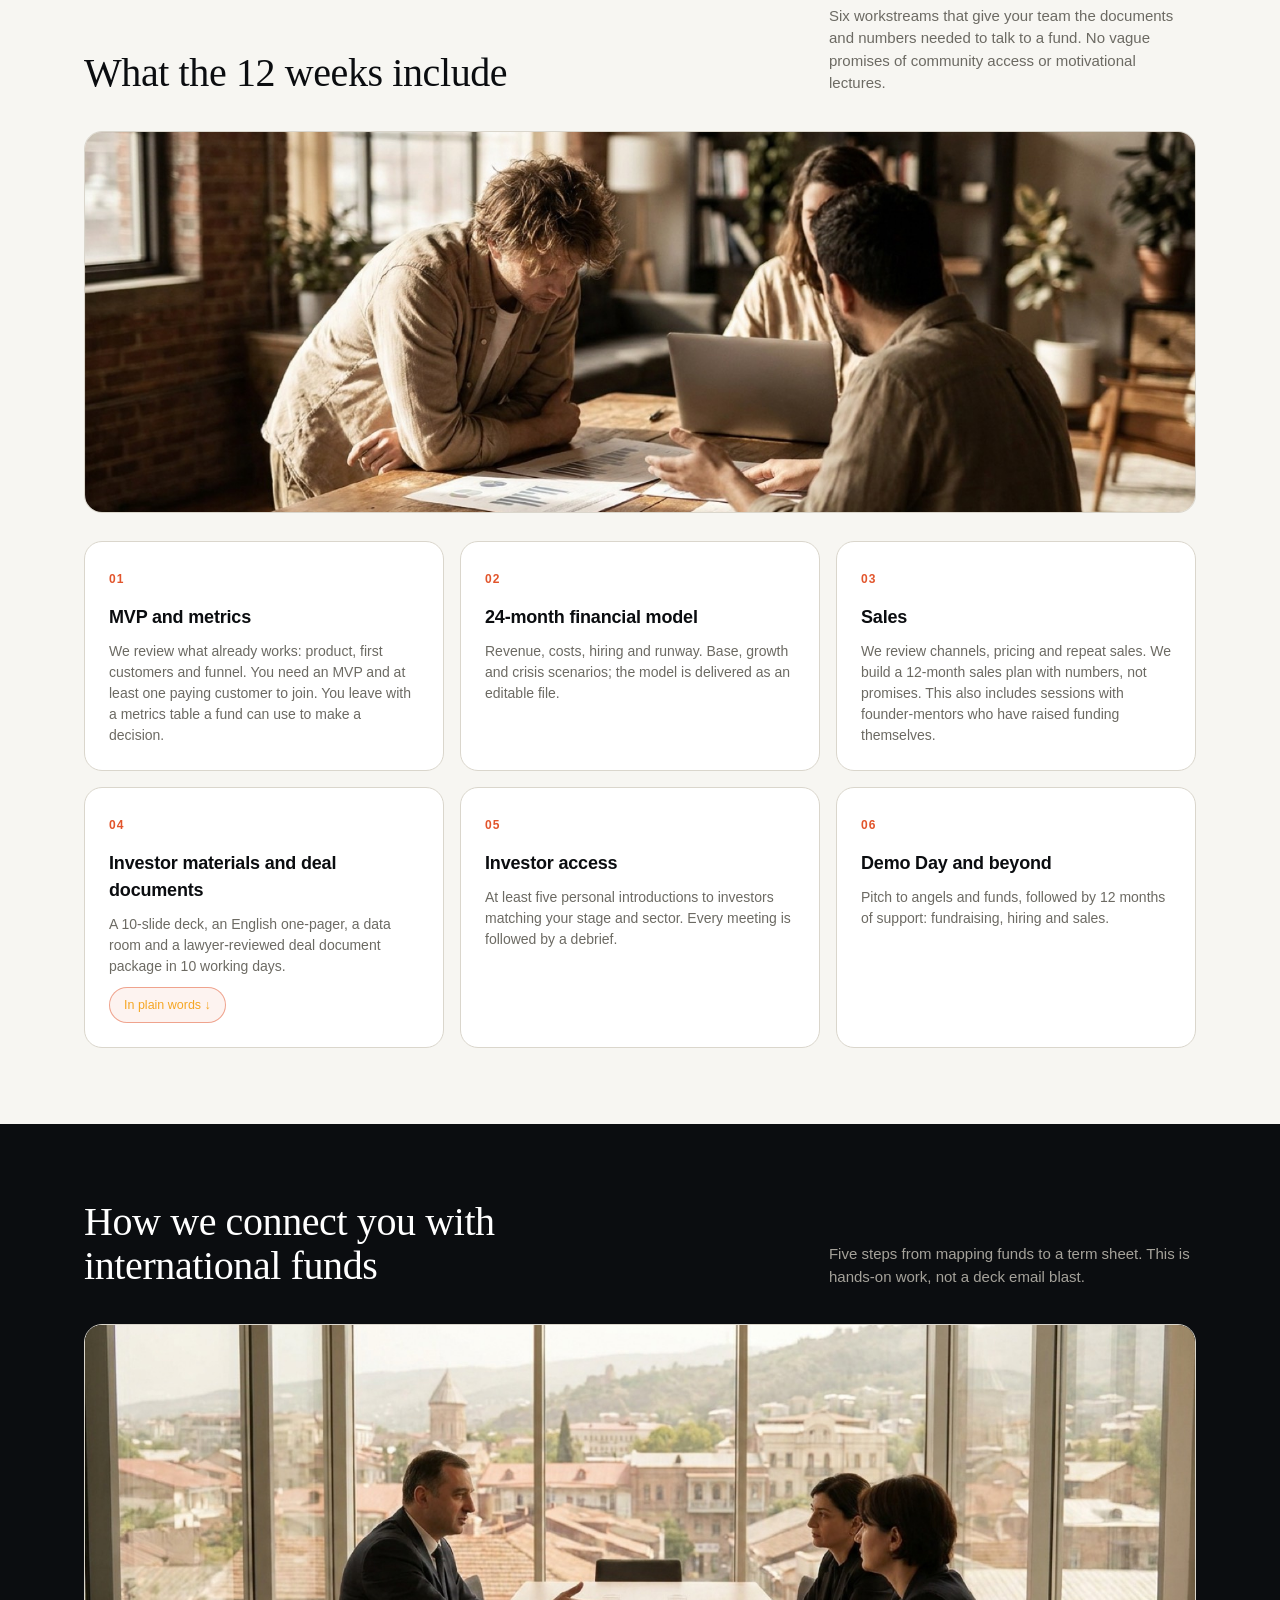
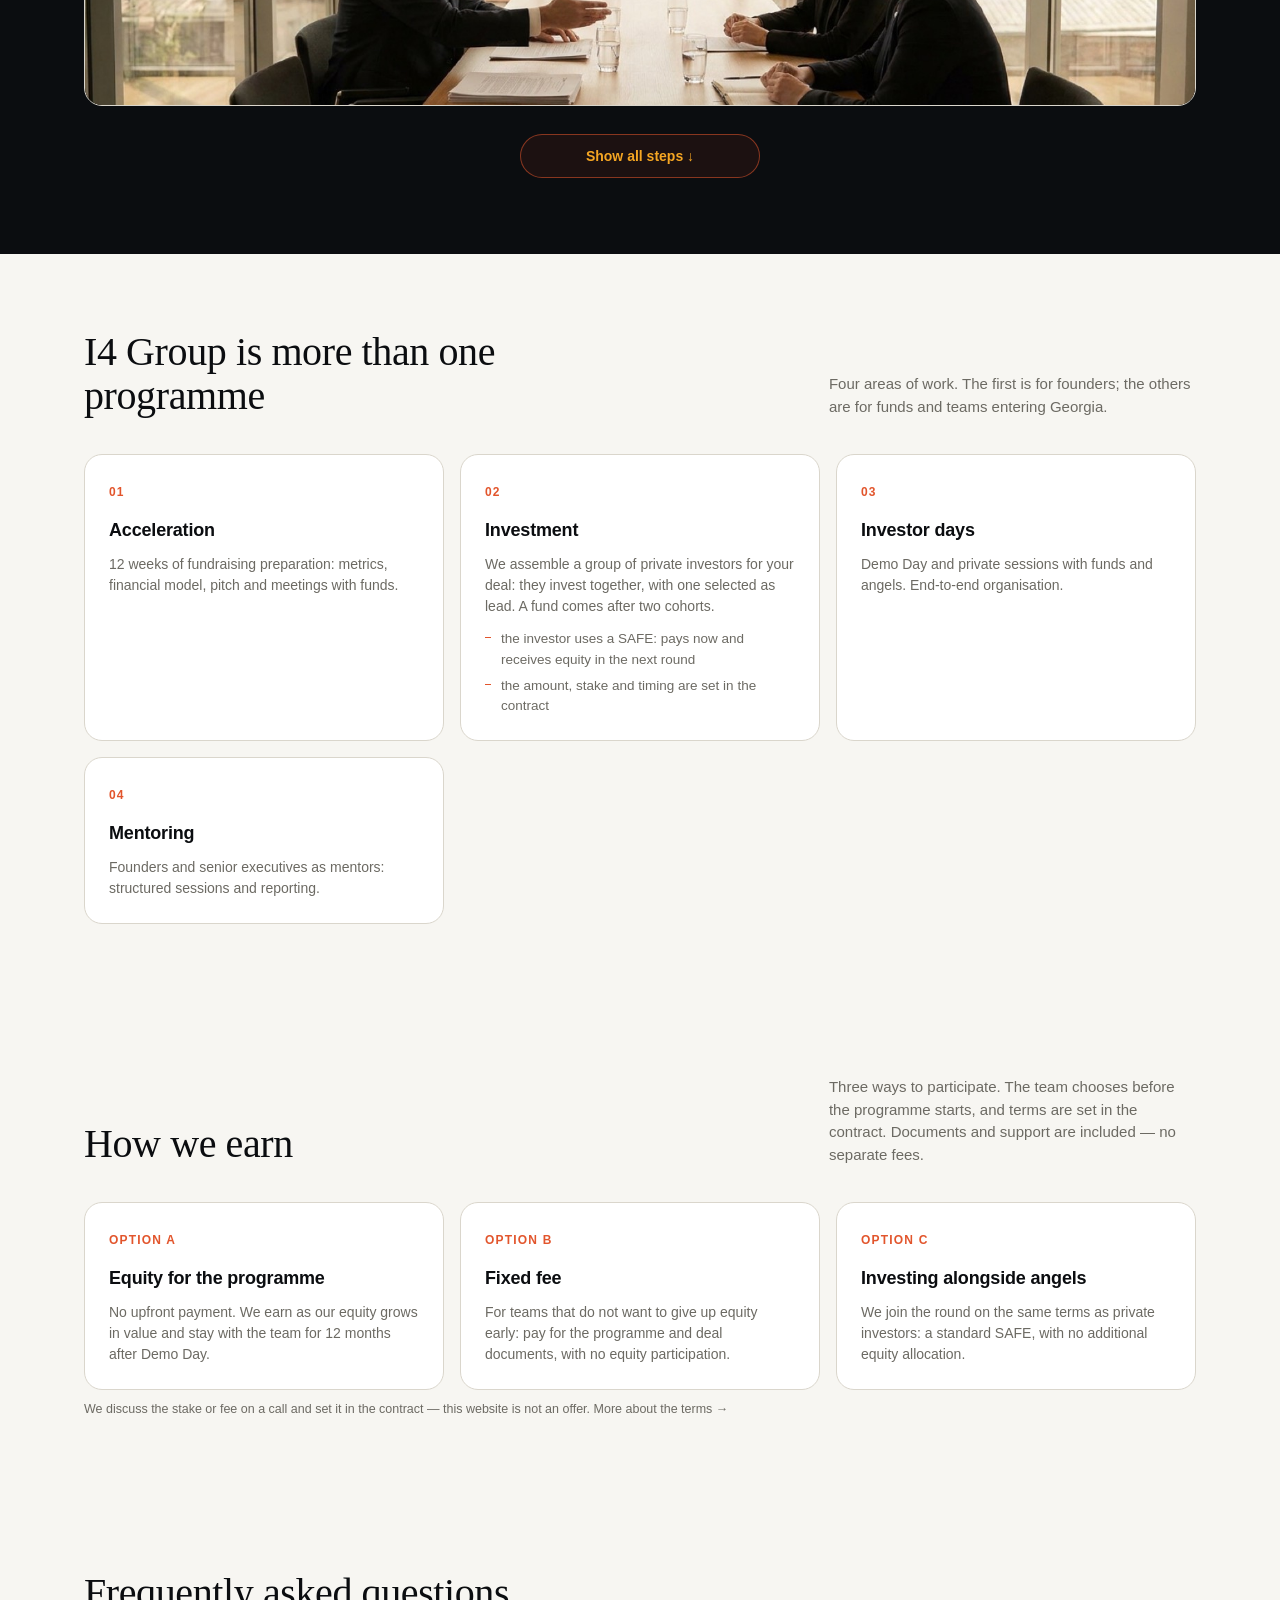
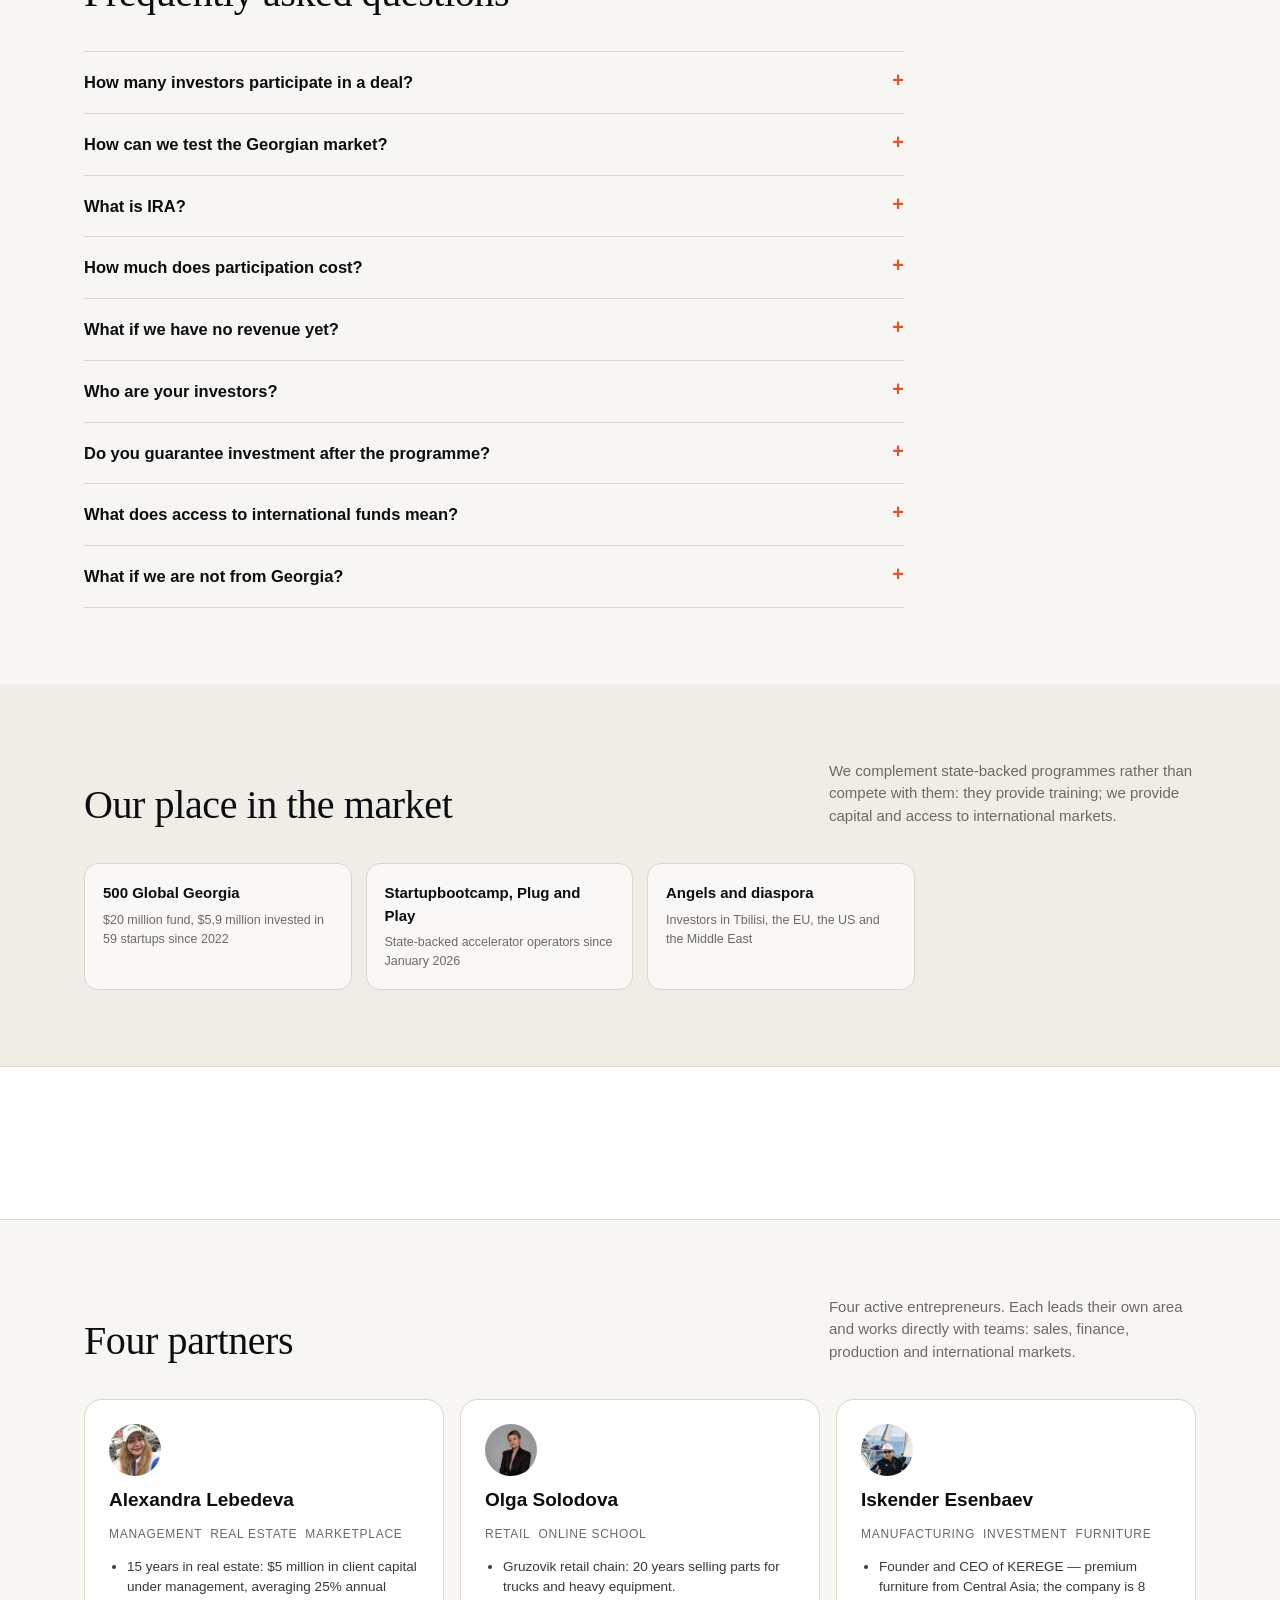
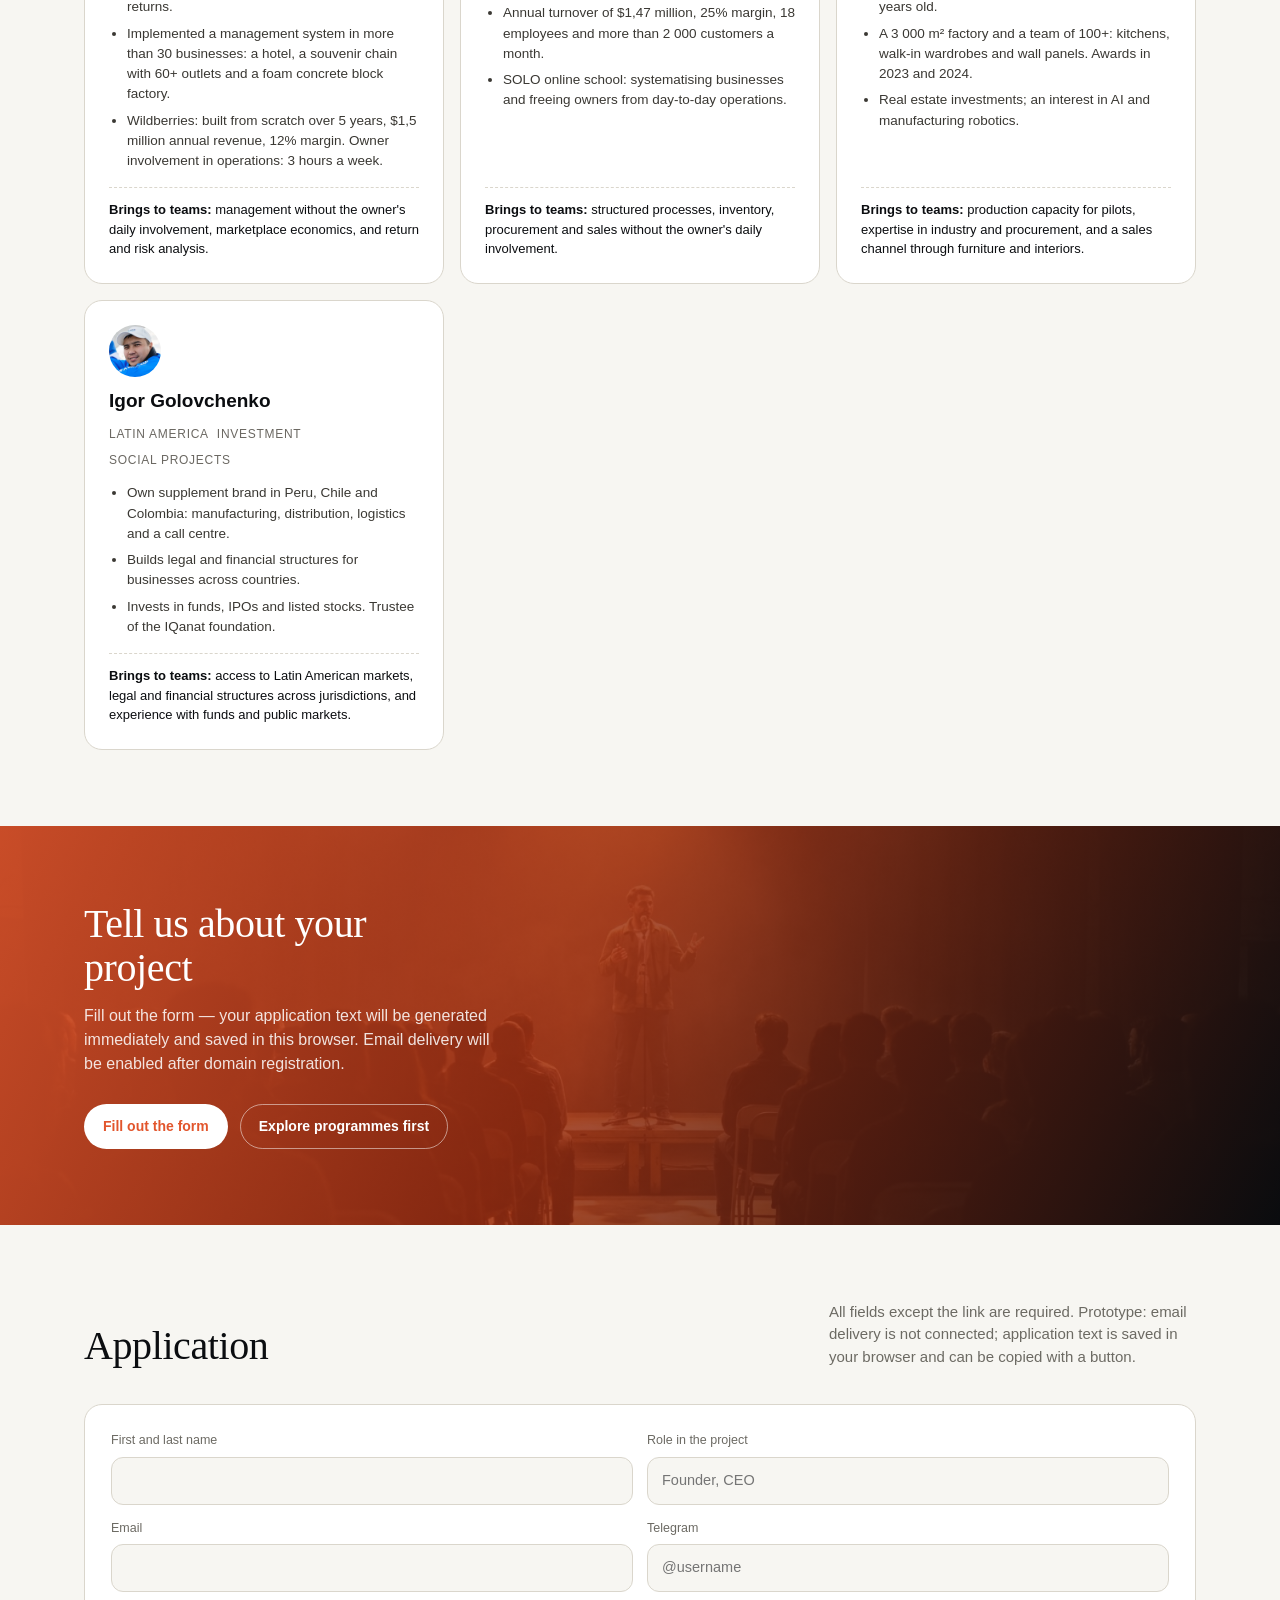
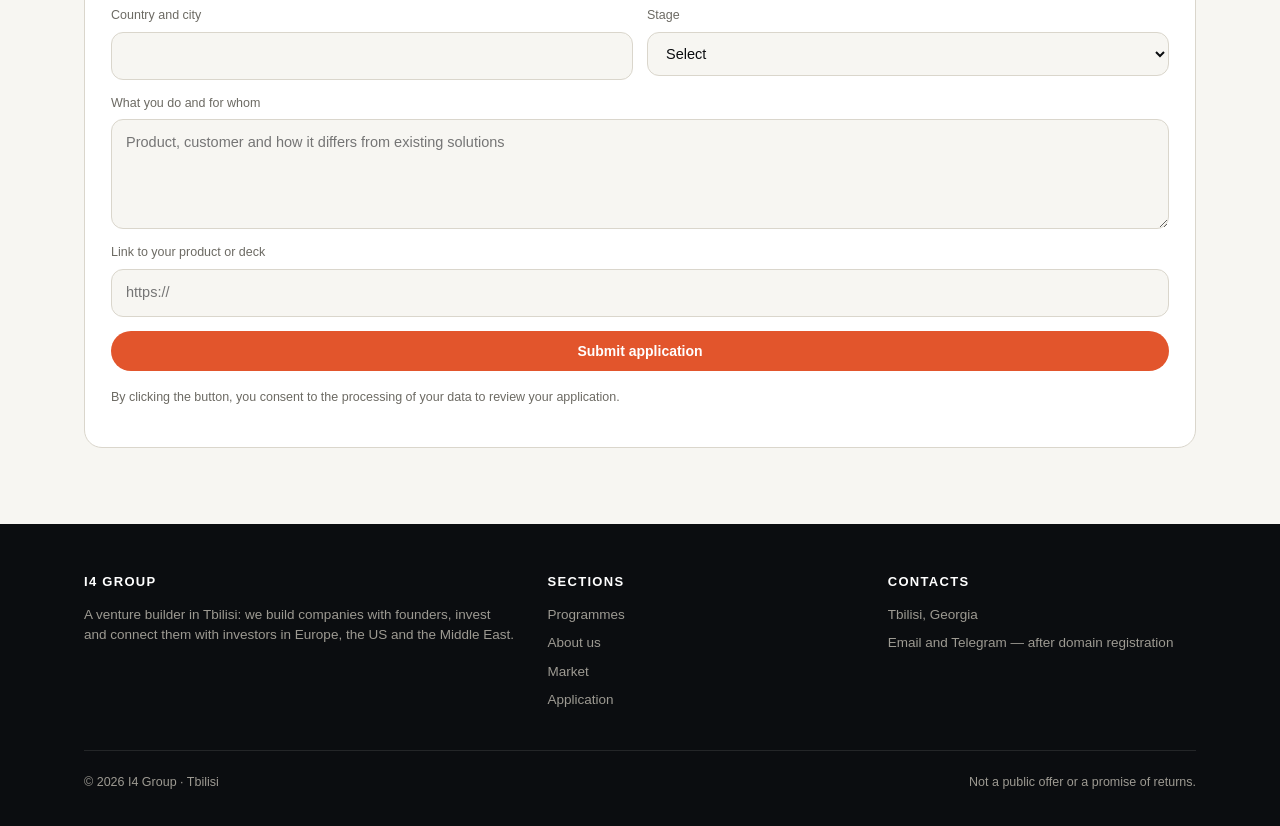
<file: en/index.html>
<!DOCTYPE html>
<html lang="en">
<head>
<meta charset="utf-8">
<meta name="viewport" content="width=device-width, initial-scale=1">
<title>I4 GROUP — get your startup in front of investors in 12 weeks</title>
<meta name="description" content="I4 GROUP — a venture builder in Tbilisi: a 12-week programme, investment, deal documents and access to investors in Europe, the US and the Middle East.">
<meta name="robots" content="noindex, nofollow">
<meta property="og:title" content="I4 GROUP — get your startup in front of investors">
<meta property="og:description" content="We prepare Georgian teams to raise from international funds and stay with them for a year after Demo Day.">
<link rel="stylesheet" href="../assets/style.css?v=20261111a">
</head>
<body>

<header>
  <div class="wrap nav">
    <a class="brand" href="../index.html" aria-label="I4 — home">
      <svg width="26" height="18" viewBox="0 0 26 18" fill="none" aria-hidden="true">
        <path d="M1 17C4.5 6 8 1 13 1s8.5 5 12 16" stroke="#e2552c" stroke-width="2"/>
        <path d="M1 17h24" stroke="#fff" stroke-width="1" opacity=".5"/>
      </svg>
      I4 GROUP
    </a>
    <nav id="nav">
      <a href="../program.html">Programmes</a>
      <a href="../about.html">About us</a>
      <a href="../cases.html">Market</a>
      <a href="#founders">Founders</a>
      <a href="#apply">Application</a>
      <a class="btn btn-accent" href="#form">Submit your project</a>
    </nav>
              <div class="lang" aria-label="Language">
        <a href="../index.html">RU</a>
        <a class="on" href="index.html">EN</a>
        <a href="../ka/index.html">KA</a>
      </div>
    <button class="menu-btn" id="menuBtn" aria-label="Menu">☰</button>
  </div>
</header>

<section class="hero">
  <div class="wrap">
    <div class="eyebrow">Venture builder · Tbilisi</div>
    <h1 class="serif">Get your startup<br><span class="hl">in front of investors from&nbsp;around the world</span></h1>
    <p class="lead">We take on projects with a working MVP. In 12 weeks, we build a financial model, establish sales and prepare investor materials. Then come personal introductions to funds and angels in Europe, the US and the Middle East, with support through to the deal. Our teams look beyond Georgia.</p>
    <div class="hero-cta">
      <a class="btn btn-accent" href="#form">Submit your project</a>
      <a class="btn btn-ghost" href="#included">What the programme includes →</a>
    </div>
    <figure class="hero-shot"><img src="../assets/img/hero-tbilisi.jpg" alt="Tbilisi, the old town and Narikala Fortress" loading="eager"></figure>
    <div class="facts">
      <div class="fact"><b>12&nbsp;weeks</b><span>fundraising preparation programme</span><em>our commitment</em></div>
      <div class="fact"><b>40</b><span>funds and business angels shortlisted for each team</span><em>our commitment</em></div>
      <div class="fact"><b>5</b><span>personal investor introductions — minimum per team</span><em>our commitment</em></div>
      <div class="fact"><b>1&nbsp;year</b><span>of support after Demo Day</span><em>our commitment</em></div>
    </div>
  </div>
</section>

<section class="hook">
  <div class="wrap">
    <p class="serif">Growth capital comes from investors, not programmes. <span>We bring investors from around the world.</span></p>
    <p class="hook-sub">Tbilisi is our base. Teams come from Georgia, the CIS, Europe and the Middle East. Investors come from the same regions, plus the US.</p>
  </div>
</section>

<section class="path" id="path">
  <div class="wrap">
    <div class="sec-head">
      <h2 class="serif">The path to your round</h2>
      <p>Five steps, in this order. Funding follows a product, numbers, sales and investor materials.</p>
    </div>
    <ol class="path-list">
      <li><b>01</b><span>MVP</span><em>We accept teams with a working product and their first customers</em></li>
      <li><b>02</b><span>Financial model</span><em>Revenue, costs, hiring and runway over 24 months</em></li>
      <li><b>03</b><span>Sales</span><em>Channel, pricing, repeat sales and a yearly plan</em></li>
      <li><b>04</b><span>Investor materials</span><em>Pitch deck, one-pager, data room and deal documents</em></li>
      <li><b>05</b><span>Investors</span><em>Personal introductions to funds and angels, through to a term sheet</em></li>
    </ol>
  </div>
</section>

<section id="gap">
  <div class="wrap">
    <div class="sec-head">
      <h2 class="serif">What teams lack before a funding round</h2>
      <p>Four things no active programme in the country provides. This is why teams choose I4 Group, rather than state-backed acceleration alone.</p>
    </div>
    <div class="grid-2">
      <article class="gap-card">
        <h3>Support after the programme</h3>
        <div class="no">An accelerator that stays with the team after the programme</div>
        <div class="yes">We work with the team for 12 months after Demo Day: fundraising, hiring, sales and the next investors.</div>
      </article>
      <article class="gap-card">
        <h3>Deal documents and cap table</h3>
        <div class="no">Structured preparation of deal documents and a cap table</div>
        <div class="yes">A package in 10 working days: term sheet, SAFE, cap table, corporate resolutions and a due diligence checklist.</div>
        <div class="explain">A cap table shows who owns what in a company. Rows list founders, investors and team members with options; columns show the number of shares and the percentage of the total.<br><br>Example: founders hold 80%, an investor holds 15%, and 5% is reserved for hiring. A new investor's stake is not added on top: it comes from the same pie, reducing everyone else's percentage. The table is therefore recalculated after every round.<br><br>A fund checks the cap table first: it shows who makes decisions, how much founders will retain after dilution and who gets paid when the company is sold.</div>
      </article>
      <article class="gap-card">
        <h3>Access to international funds</h3>
        <div class="no">A systematic route to funds outside Georgia</div>
        <div class="yes">We select funds by stage and sector, make personal introductions through mentors and the diaspora, and support you from the first call to the term sheet.</div>
      </article>
      <article class="gap-card">
        <h3>Data room and English-language materials</h3>
        <div class="no">A complete document package for an international fund</div>
        <div class="yes">Pitch deck, one-pager, data room, cap table and due diligence answers — in English, all in one place.</div>
        <div class="explain">A pitch deck is a 10–15-slide presentation: problem, product, market, metrics, team and the amount you are raising. It is the first thing a fund opens.<br><br>A one-pager is a single page with the essentials and key figures. It goes in the first email, before anyone reads the deck.<br><br>A data room is a folder of documents for review: legal documents, customer contracts, metrics, financial model and cap table. The fund gets a link and reviews everything directly, without back-and-forth emails.<br><br>Due diligence is a review of the company before a deal. The investor verifies that the numbers are real, contracts are signed, the company owns the product and there is no debt. Our answers to review questions are in the same folder.<br><br>A cap table is an ownership table: who owns what before and after the round.</div>
      </article>
    </div>
    <p class="hint" style="margin-top:16px">The equity stake and package scope are draft terms for the first cohort. Final figures are set in the contract, not on the website.</p>
  </div>
</section>

<section class="prog">
  <div class="wrap">
    <div class="sec-head">
      <h2 class="serif">Programmes</h2>
      <p>Two programmes, one outcome — the next round. Each ends with something you can show an investor.</p>
    </div>
    <div class="prog-list" id="progList" hidden>
    <div class="grid-2">
      <article class="pcard">
        <div>
          <span class="tag">Flagship</span>
          <h3>I4 IRA — Investment Readiness Accelerator</h3>
          <div class="meta"><span>12 weeks</span><span>Pre-seed / Seed</span><span>Tbilisi + online</span></div>
          <p>IRA stands for Investment Readiness Accelerator. 12 weeks focused on metrics, financial modelling, deal documents and meetings with funds. For teams with a working product.</p>
        </div>
        <div class="foot"><span class="status open">Applications open</span><a class="btn btn-ghost" href="../program.html#ira">Learn more</a></div>
      </article>
      <article class="pcard">
        <div>
          <span class="tag">For international teams</span>
          <h3>I4 Landing</h3>
          <div class="meta"><span>3 months</span><span>Series A–B</span><span>Tbilisi</span></div>
          <p>Entering Georgia for overseas teams: legal entity, bank account, team and pilots with local customers.</p>
        </div>
        <div class="foot"><span class="status">On application</span><a class="btn btn-ghost" href="../program.html#landing">Learn more</a></div>
      </article>
    </div>
    </div>
    <div class="prog-more">
      <button type="button" class="btn btn-ghost js-toggle" id="progToggle" aria-expanded="false" aria-controls="progList" data-target="progList" data-more="Show all programmes ↓" data-less="Collapse ↑">Show all programmes ↓</button>
    </div>
  </div>
</section>

<section id="included">
  <div class="wrap">
    <div class="sec-head">
      <h2 class="serif">What the 12 weeks include</h2>
      <p>Six workstreams that give your team the documents and numbers needed to talk to a fund. No vague promises of community access or motivational lectures.</p>
    </div>
    <figure class="banner">
      <img src="../assets/img/founders-table.jpg" alt="A team reviewing financial performance around a table" loading="lazy">
    </figure>
    <div class="grid-3">
      <article class="card"><span class="num">01</span><h3>MVP and metrics</h3><p>We review what already works: product, first customers and funnel. You need an MVP and at least one paying customer to join. You leave with a metrics table a fund can use to make a decision.</p></article>
      <article class="card"><span class="num">02</span><h3>24-month financial model</h3><p>Revenue, costs, hiring and runway. Base, growth and crisis scenarios; the model is delivered as an editable file.</p></article>
      <article class="card"><span class="num">03</span><h3>Sales</h3><p>We review channels, pricing and repeat sales. We build a 12-month sales plan with numbers, not promises. This also includes sessions with founder-mentors who have raised funding themselves.</p></article>
      <article class="card"><span class="num">04</span><h3>Investor materials and deal documents</h3><p>A 10-slide deck, an English one-pager, a data room and a lawyer-reviewed deal document package in 10 working days.</p>
        <dl class="glossary">
          <dt>Term sheet</dt><dd>A 2–4-page summary of terms: the investment amount, equity stake, valuation and investor rights. It sets the framework for the deal; final documents are prepared once the terms are agreed.</dd>
          <dt>SAFE</dt><dd>An agreement where the investor pays now and receives equity in the next round at that round's price. Shorter and cheaper than a conventional investment agreement. If no round takes place, the money is not returned — that is the price of speed.</dd>
          <dt>Cap table</dt><dd>An ownership table showing founders' and investors' stakes, team options and the percentage each receives when the company is sold. A fund cannot assess the deal without it.</dd>
          <dt>Corporate resolutions</dt><dd>Shareholder and board resolutions approving new shares, amendments to the charter and fundraising. Without them, the deal cannot be registered and the funds cannot legally be accepted.</dd>
        </dl>
      </article>
      <article class="card"><span class="num">05</span><h3>Investor access</h3><p>At least five personal introductions to investors matching your stage and sector. Every meeting is followed by a debrief.</p></article>
      <article class="card"><span class="num">06</span><h3>Demo Day and beyond</h3><p>Pitch to angels and funds, followed by 12 months of support: fundraising, hiring and sales.</p></article>
    </div>
  </div>
  </div>
</section>

<section class="prog" id="funds">
  <div class="wrap">
    <div class="sec-head">
      <h2 class="serif">How we connect you with international funds</h2>
      <p>Five steps from mapping funds to a term sheet. This is hands-on work, not a deck email blast.</p>
    </div>
    <figure class="banner">
      <img src="../assets/img/investor-meeting.jpg" alt="A founder meeting investors in Tbilisi" loading="lazy">
    </figure>
    <div class="prog-list" id="fundsList" hidden>
    <div class="grid-3">
      <div class="pcard"><div><span class="tag">01 · mapping</span><h3>Fund selection</h3><p>We compile 40 targets per cohort: stage, sector, geography, cheque size and the person who makes decisions about your market at each fund.</p></div></div>
      <div class="pcard"><div><span class="tag">02 · materials</span><h3>English-language materials</h3><p>A 10-slide deck, one-pager and data room: metrics, financial model, cap table and legal documents. The fund receives a package, not an email chain.</p></div></div>
      <div class="pcard"><div><span class="tag">03 · introductions</span><h3>Personal introductions</h3><p>We connect through mentors, alumni and the diaspora. At least five introductions per team, matched to your stage and sector.</p></div></div>
      <div class="pcard"><div><span class="tag">04 · preparation</span><h3>Rehearsals and feedback</h3><p>Rehearse your pitch with an investor-mentor, work through weak answers and prepare for due diligence questions.</p></div></div>
      <div class="pcard"><div><span class="tag">05 · deal</span><h3>Through to the term sheet</h3><p>Support with negotiations, valuation and terms, with a lawyer on your side. Next comes closing the round.</p></div></div>
      <div class="pcard"><div><span class="tag">where</span><h3>Which funds</h3><p>Pre-seed and seed VC funds in Europe, the US and the Middle East, funds focused on the Caucasus and CEE, diaspora investor groups and corporate investors.</p></div></div>
    </div>
      <p class="hint" style="margin-top:18px">We are building the partner fund list for the first cohort and publish only those who have agreed to be named. An introduction does not guarantee investment — the fund makes the decision.</p>
    </div>
    <div class="prog-more">
      <button type="button" class="btn btn-ghost js-toggle" id="fundsToggle" aria-expanded="false" aria-controls="fundsList" data-target="fundsList" data-more="Show all steps ↓" data-less="Collapse ↑">Show all steps ↓</button>
    </div>
  </div>
</section>

<section id="what">
  <div class="wrap">
    <div class="sec-head">
      <h2 class="serif">I4 Group is more than one programme</h2>
      <p>Four areas of work. The first is for founders; the others are for funds and teams entering Georgia.</p>
    </div>
    <div class="grid-3">
      <article class="card"><span class="num">01</span><h3>Acceleration</h3><p>12 weeks of fundraising preparation: metrics, financial model, pitch and meetings with funds.</p></article>
      <article class="card"><span class="num">02</span><h3>Investment</h3><p>We assemble a group of private investors for your deal: they invest together, with one selected as lead. A fund comes after two cohorts.</p><ul><li>the investor uses a SAFE: pays now and receives equity in the next round</li><li>the amount, stake and timing are set in the contract</li></ul></article>
      <article class="card"><span class="num">03</span><h3>Investor days</h3><p>Demo Day and private sessions with funds and angels. End-to-end organisation.</p></article>
      <article class="card"><span class="num">04</span><h3>Mentoring</h3><p>Founders and senior executives as mentors: structured sessions and reporting.</p></article>
    </div>
  </div>
</section>

<section id="economics">
  <div class="wrap">
    <div class="sec-head">
      <h2 class="serif">How we earn</h2>
      <p>Three ways to participate. The team chooses before the programme starts, and terms are set in the contract. Documents and support are included — no separate fees.</p>
    </div>
    <div class="grid-3">
      <article class="card"><span class="num">OPTION A</span><h3>Equity for the programme</h3><p>No upfront payment. We earn as our equity grows in value and stay with the team for 12 months after Demo Day.</p></article>
      <article class="card"><span class="num">OPTION B</span><h3>Fixed fee</h3><p>For teams that do not want to give up equity early: pay for the programme and deal documents, with no equity participation.</p></article>
      <article class="card"><span class="num">OPTION C</span><h3>Investing alongside angels</h3><p>We join the round on the same terms as private investors: a standard SAFE, with no additional equity allocation.</p></article>
    </div>
    <p class="hint">We discuss the stake or fee on a call and set it in the contract — this website is not an offer. <a href="../program.html#terms">More about the terms →</a></p>
  </div>
</section>

<section id="faq">
  <div class="wrap">
    <div class="sec-head">
      <h2 class="serif">Frequently asked questions</h2>
    </div>
    <div class="faq">
      <details><summary>How many investors participate in a deal?</summary><p>As many as the team needs. If there are several investors, they join one deal on identical terms: one leads the review and documentation; the others see the same numbers and decide independently.</p></details>
      <details><summary>How can we test the Georgian market?</summary><p>Three months in Tbilisi without relocating the whole company: a legal entity, bank account, office, workspace for the team and five meetings with potential customers. A report after each meeting. The outcome: whether to enter Georgia and with what offering.</p></details>
      <details><summary>What is IRA?</summary><p>Investment Readiness Accelerator. The name explains the purpose: in 12 weeks, a team brings its metrics, financial model, deal documents and pitch to a level where a fund is ready to consider the deal. The programme ends with fund meetings and Demo Day — preparation for a round, not a guarantee of investment.</p></details>
      <details><summary>How much does participation cost?</summary><p>We discuss terms on a call and set them in the contract. We do not publish figures on the website: they depend on stage, cheque size and what the team needs from the programme.</p></details>
      <details><summary>What if we have no revenue yet?</summary><p>We accept teams with a working product and their first customers: without that, a fund has nothing to assess. If you do not have a product yet, come back when you have your first paying customers.</p></details>
      <details><summary>Who are your investors?</summary><p>Private investors who invest alongside us, and partner funds. Investors use a standard SAFE document.</p></details>
      <details><summary>Do you guarantee investment after the programme?</summary><p>No. We prepare you for a round and arrange meetings, but the investor decides. We do not guarantee returns or sell participation in a funding round.</p></details>
      <details><summary>What does access to international funds mean?</summary><p>We map funds matching your stage and sector, prepare English-language materials and a data room, make personal introductions and support negotiations through to a term sheet. This does not guarantee investment: the fund decides.</p></details>
      <details><summary>What if we are not from Georgia?</summary><p>There is a separate programme for overseas teams: three months in Tbilisi — legal entity, bank account, office, team and five targeted customer meetings.</p></details>
    </div>
  </div>
</section>

<section class="eco">
  <div class="wrap">
    <div class="sec-head">
      <h2 class="serif">Our place in the market</h2>
      <p>We complement state-backed programmes rather than compete with them: they provide training; we provide capital and access to international markets.</p>
    </div>
    <div class="eco-list">
      <div class="eco-item"><b>500 Global Georgia</b><span>$20 million fund, $5,9 million invested in 59 startups since 2022</span></div>
      <div class="eco-item"><b>Startupbootcamp, Plug and Play</b><span>State-backed accelerator operators since January 2026</span></div>
      <div class="eco-item"><b>Angels and diaspora</b><span>Investors in Tbilisi, the EU, the US and the Middle East</span></div>
    </div>
  </div>
</section>

<section class="quote">
  <div class="wrap">
  </div>
</section>


<section id="founders">
  <div class="wrap">
    <div class="sec-head">
      <h2 class="serif">Four partners</h2>
      <p>Four active entrepreneurs. Each leads their own area and works directly with teams: sales, finance, production and international markets.</p>
    </div>
    <div class="grid-3">
      <article class="founder">
        <div class="ava"><img src="../assets/img/founders/alexandra.jpg" alt="Alexandra Lebedeva" loading="lazy"></div>
        <h3>Alexandra Lebedeva</h3>
        <div class="meta"><span>management</span><span>real estate</span><span>marketplace</span></div>
        <ul>
          <li>15 years in real estate: $5 million in client capital under management, averaging 25% annual returns.</li>
          <li>Implemented a management system in more than 30 businesses: a hotel, a souvenir chain with 60+ outlets and a foam concrete block factory.</li>
          <li>Wildberries: built from scratch over 5 years, $1,5 million annual revenue, 12% margin. Owner involvement in operations: 3 hours a week.</li>
        </ul>
        <p class="gives"><b>Brings to teams:</b> management without the owner's daily involvement, marketplace economics, and return and risk analysis.</p>
      </article>
      <article class="founder">
        <div class="ava"><img src="../assets/img/founders/olga.jpg" alt="Olga Solodova" loading="lazy"></div>
        <h3>Olga Solodova</h3>
        <div class="meta"><span>retail</span><span>online school</span></div>
        <ul>
          <li>Gruzovik retail chain: 20 years selling parts for trucks and heavy equipment.</li>
          <li>Annual turnover of $1,47 million, 25% margin, 18 employees and more than 2 000 customers a month.</li>
          <li>SOLO online school: systematising businesses and freeing owners from day-to-day operations.</li>
        </ul>
        <p class="gives"><b>Brings to teams:</b> structured processes, inventory, procurement and sales without the owner's daily involvement.</p>
      </article>
      <article class="founder">
        <div class="ava"><img src="../assets/img/founders/iskender.jpg" alt="Iskender Esenbaev" loading="lazy"></div>
        <h3>Iskender Esenbaev</h3>
        <div class="meta"><span>manufacturing</span><span>investment</span><span>furniture</span></div>
        <ul>
          <li>Founder and CEO of KEREGE — premium furniture from Central Asia; the company is 8 years old.</li>
          <li>A 3 000 m² factory and a team of 100+: kitchens, walk-in wardrobes and wall panels. Awards in 2023 and 2024.</li>
          <li>Real estate investments; an interest in AI and manufacturing robotics.</li>
        </ul>
        <p class="gives"><b>Brings to teams:</b> production capacity for pilots, expertise in industry and procurement, and a sales channel through furniture and interiors.</p>
      </article>
      <article class="founder">
        <div class="ava"><img src="../assets/img/founders/igor.jpg" alt="Igor Golovchenko" loading="lazy"></div>
        <h3>Igor Golovchenko</h3>
        <div class="meta"><span>Latin America</span><span>investment</span><span>social projects</span></div>
        <ul>
          <li>Own supplement brand in Peru, Chile and Colombia: manufacturing, distribution, logistics and a call centre.</li>
          <li>Builds legal and financial structures for businesses across countries.</li>
          <li>Invests in funds, IPOs and listed stocks. Trustee of the IQanat foundation.</li>
        </ul>
        <p class="gives"><b>Brings to teams:</b> access to Latin American markets, legal and financial structures across jurisdictions, and experience with funds and public markets.</p>
      </article>
    </div>
  </div>
</section>

<section class="cta" id="apply">
  <div class="wrap">
    <h2 class="serif">Tell us about your project</h2>
    <p>Fill out the form — your application text will be generated immediately and saved in this browser. Email delivery will be enabled after domain registration.</p>
    <div class="cta-row">
      <a class="btn" href="#form">Fill out the form</a>
      <a class="btn alt" href="../program.html">Explore programmes first</a>
    </div>
  </div>
</section>

<section id="form">
  <div class="wrap">
    <div class="sec-head">
      <h2 class="serif">Application</h2>
      <p>All fields except the link are required. Prototype: email delivery is not connected; application text is saved in your browser and can be copied with a button.</p>
    </div>
    <form class="form" id="applyForm">
      <div class="field"><label for="name">First and last name</label><input id="name" name="name" required></div>
      <div class="field"><label for="role">Role in the project</label><input id="role" name="role" placeholder="Founder, CEO" required></div>
      <div class="field"><label for="email">Email</label><input id="email" name="email" type="email" required></div>
      <div class="field"><label for="tg">Telegram</label><input id="tg" name="tg" placeholder="@username" required></div>
      <div class="field"><label for="country">Country and city</label><input id="country" name="country" required></div>
      <div class="field"><label for="stage">Stage</label>
        <select id="stage" name="stage" required>
          <option value="">Select</option>
          <option>Idea</option>
          <option>MVP, no revenue</option>
          <option>Revenue below $10 thousand/month</option>
          <option>Revenue of $10–50 thousand/month</option>
          <option>More than $50 thousand/month</option>
        </select>
      </div>
      <div class="field full"><label for="desc">What you do and for whom</label><textarea id="desc" name="desc" placeholder="Product, customer and how it differs from existing solutions" required></textarea></div>
      <div class="field full"><label for="link">Link to your product or deck</label><input id="link" name="link" placeholder="https://"></div>
      <div class="field full"><button class="btn btn-accent" type="submit">Submit application</button>
        <div class="hint">By clicking the button, you consent to the processing of your data to review your application.</div>
      </div>
      <div class="field full" id="formNote"></div>
    </form>
  </div>
</section>

<footer>
  <div class="wrap">
    <div class="foot-grid">
      <div>
        <h5>I4 Group</h5>
        <p>A venture builder in Tbilisi: we build companies with founders, invest and connect them with investors in Europe, the US and the Middle East.</p>
      </div>
      <div>
        <h5>Sections</h5>
        <ul>
          <li><a href="../program.html">Programmes</a></li>
          <li><a href="../about.html">About us</a></li>
          <li><a href="../cases.html">Market</a></li>
          <li><a href="#form">Application</a></li>
        </ul>
      </div>
      <div>
        <h5>Contacts</h5>
        <ul>
          <li>Tbilisi, Georgia</li>
          <li>Email and Telegram — after domain registration</li>
        </ul>
      </div>
    </div>
    <div class="foot-bottom">
      <span>© 2026 I4 Group · Tbilisi</span>
      <span>Not a public offer or a promise of returns.</span>
    </div>
  </div>
</footer>

<script src="../assets/app.js?v=20261111a"></script>
</body>
</html>
</file>
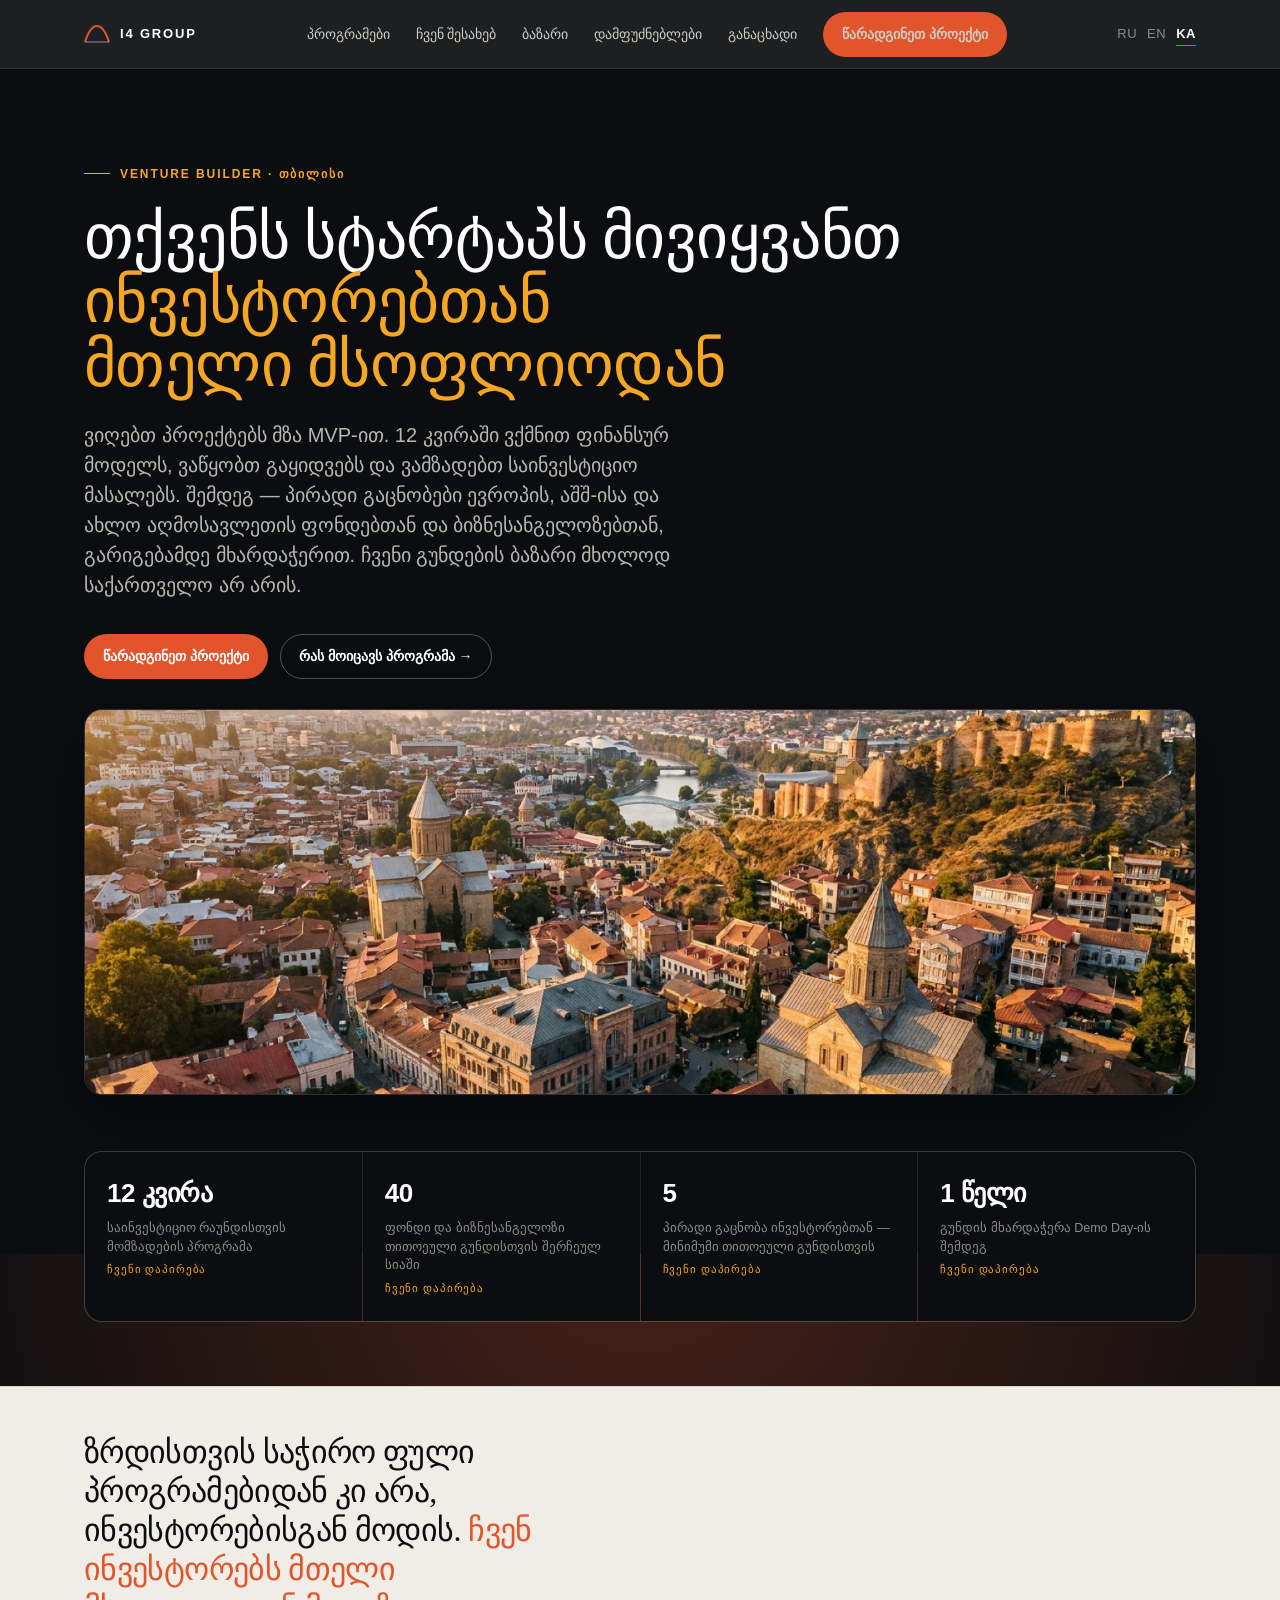
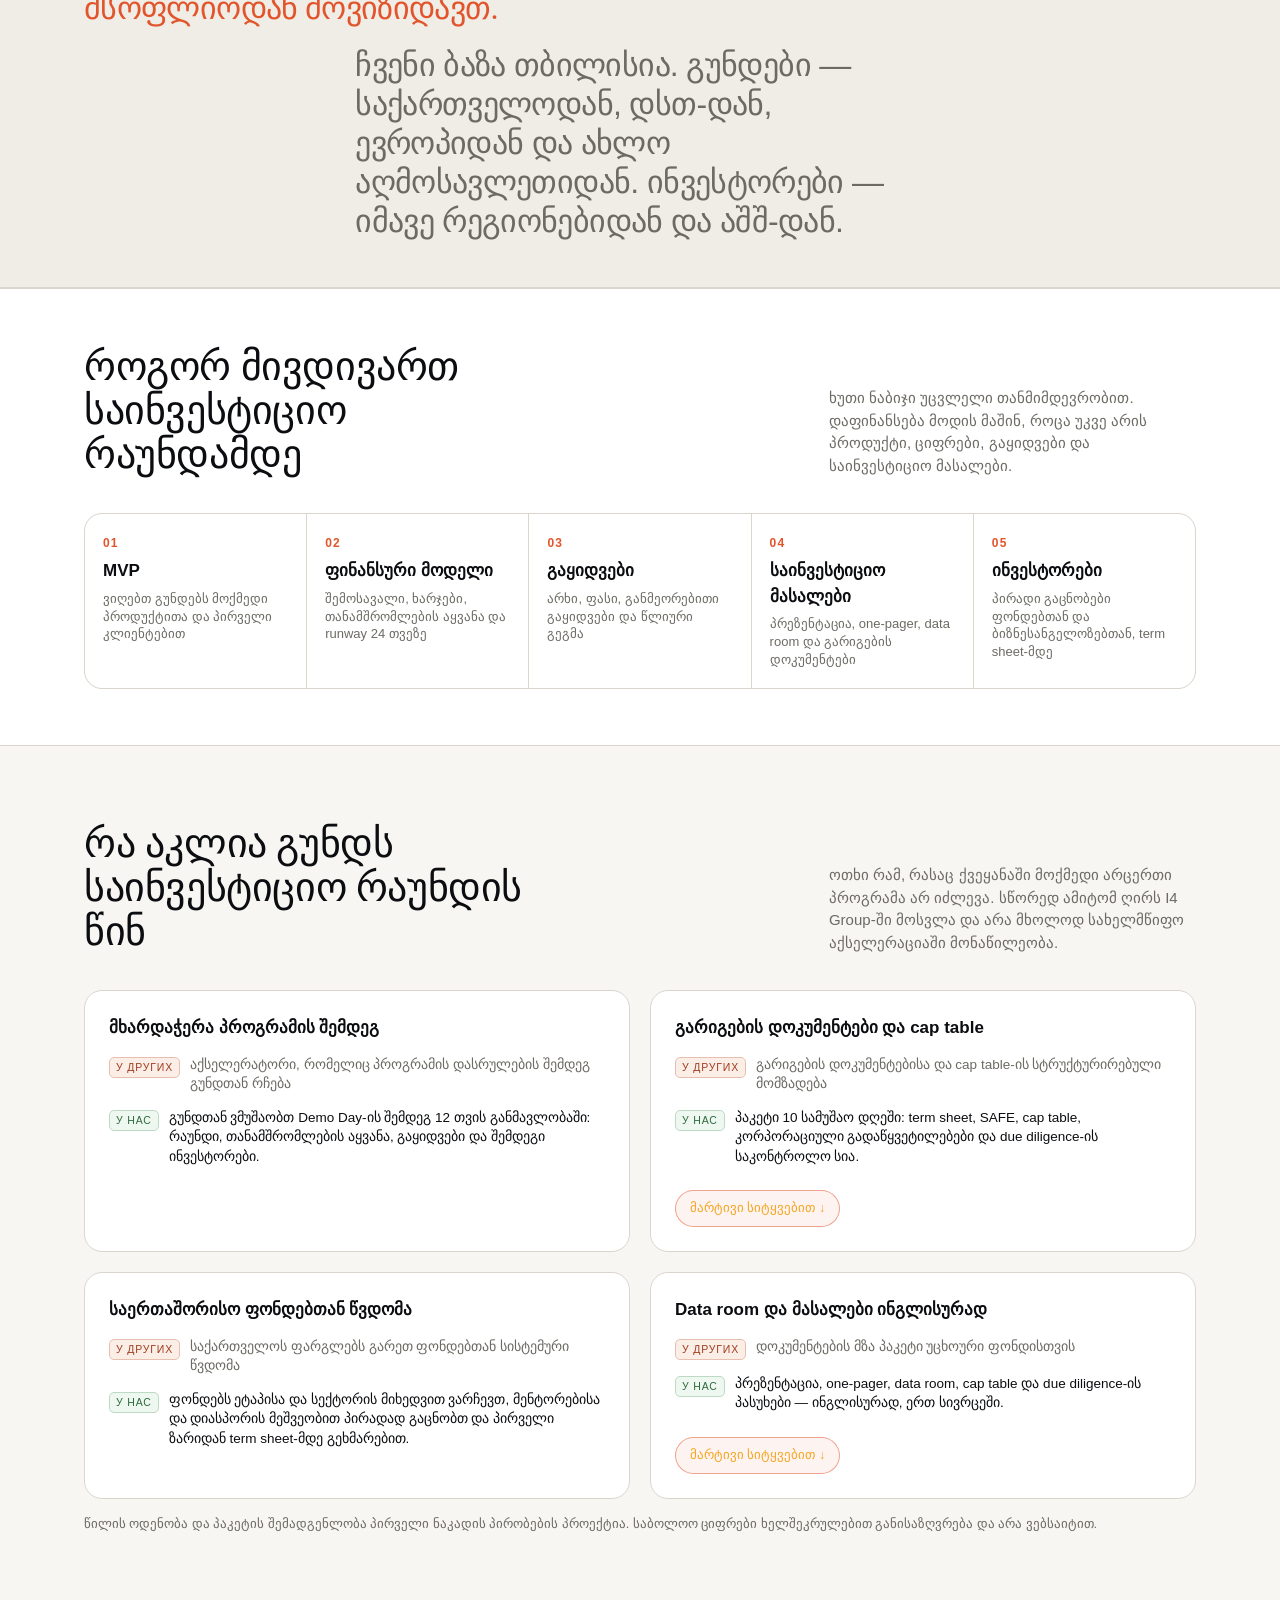
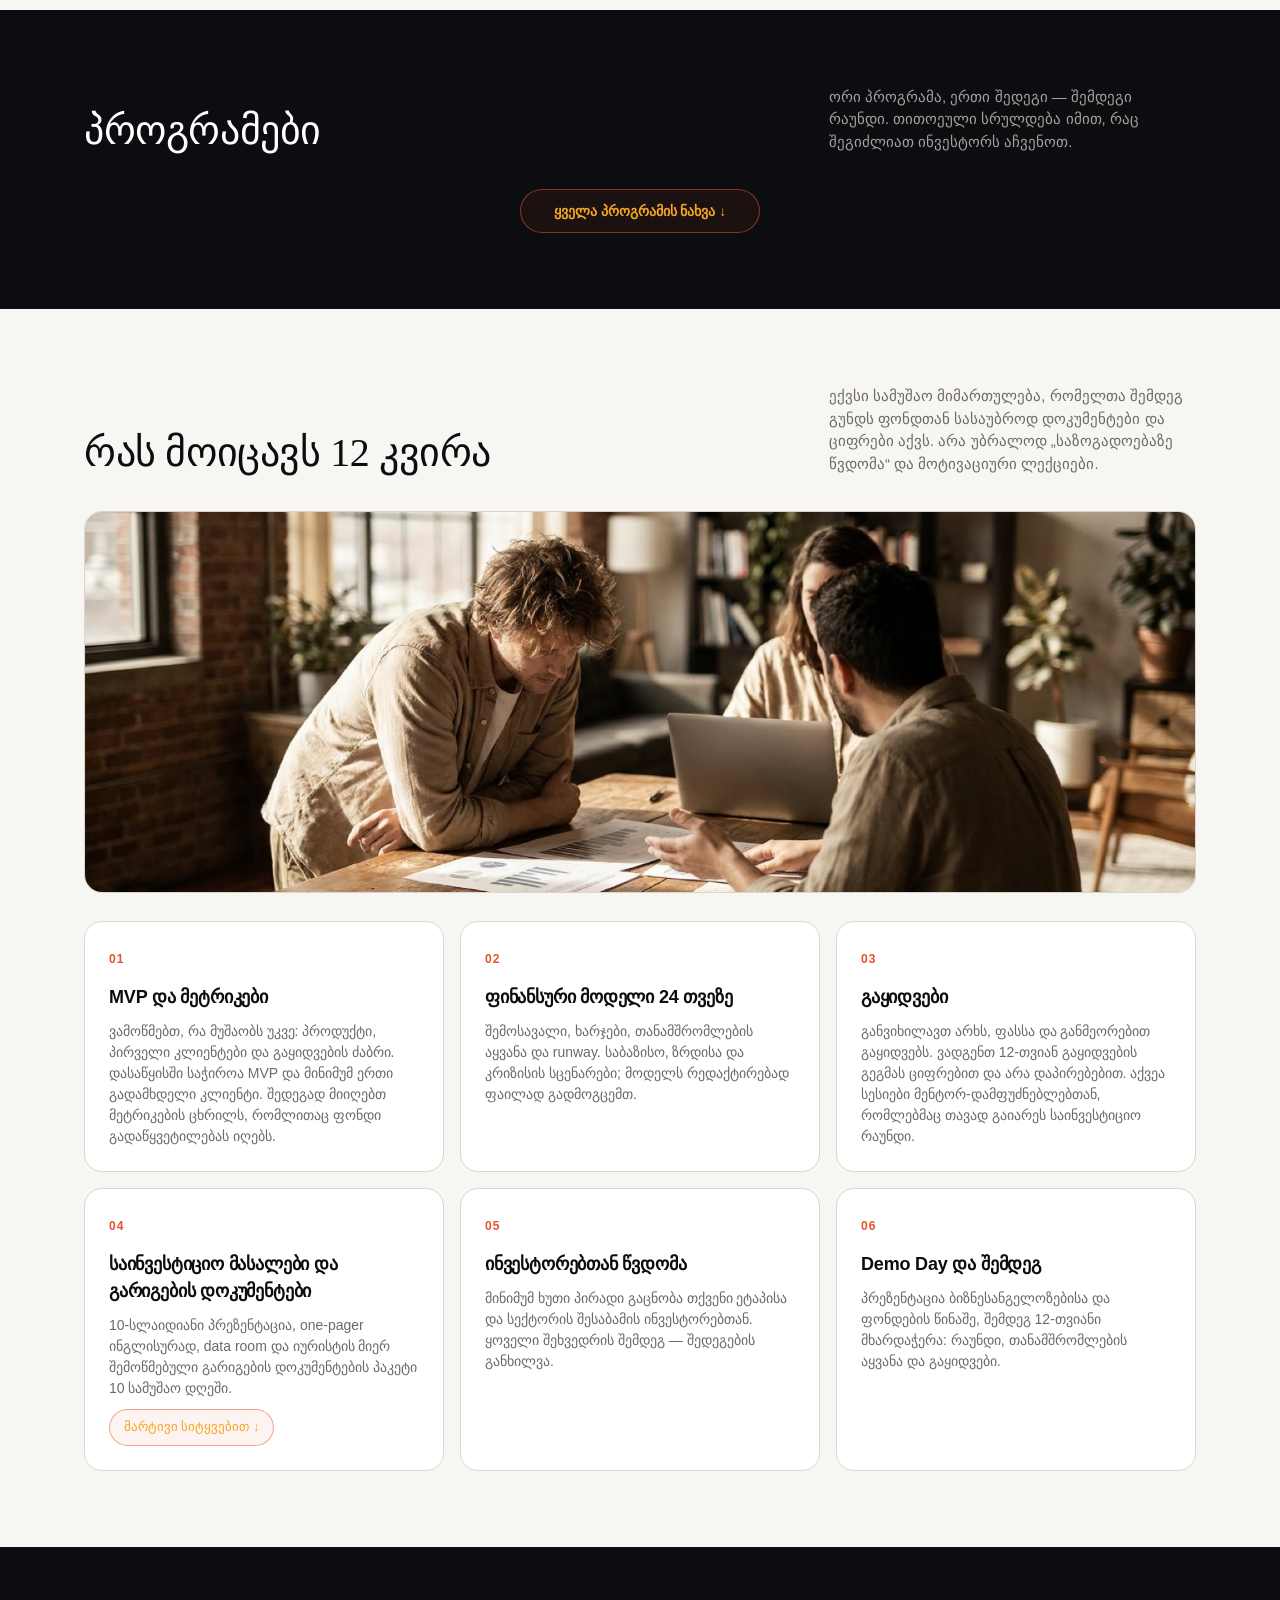
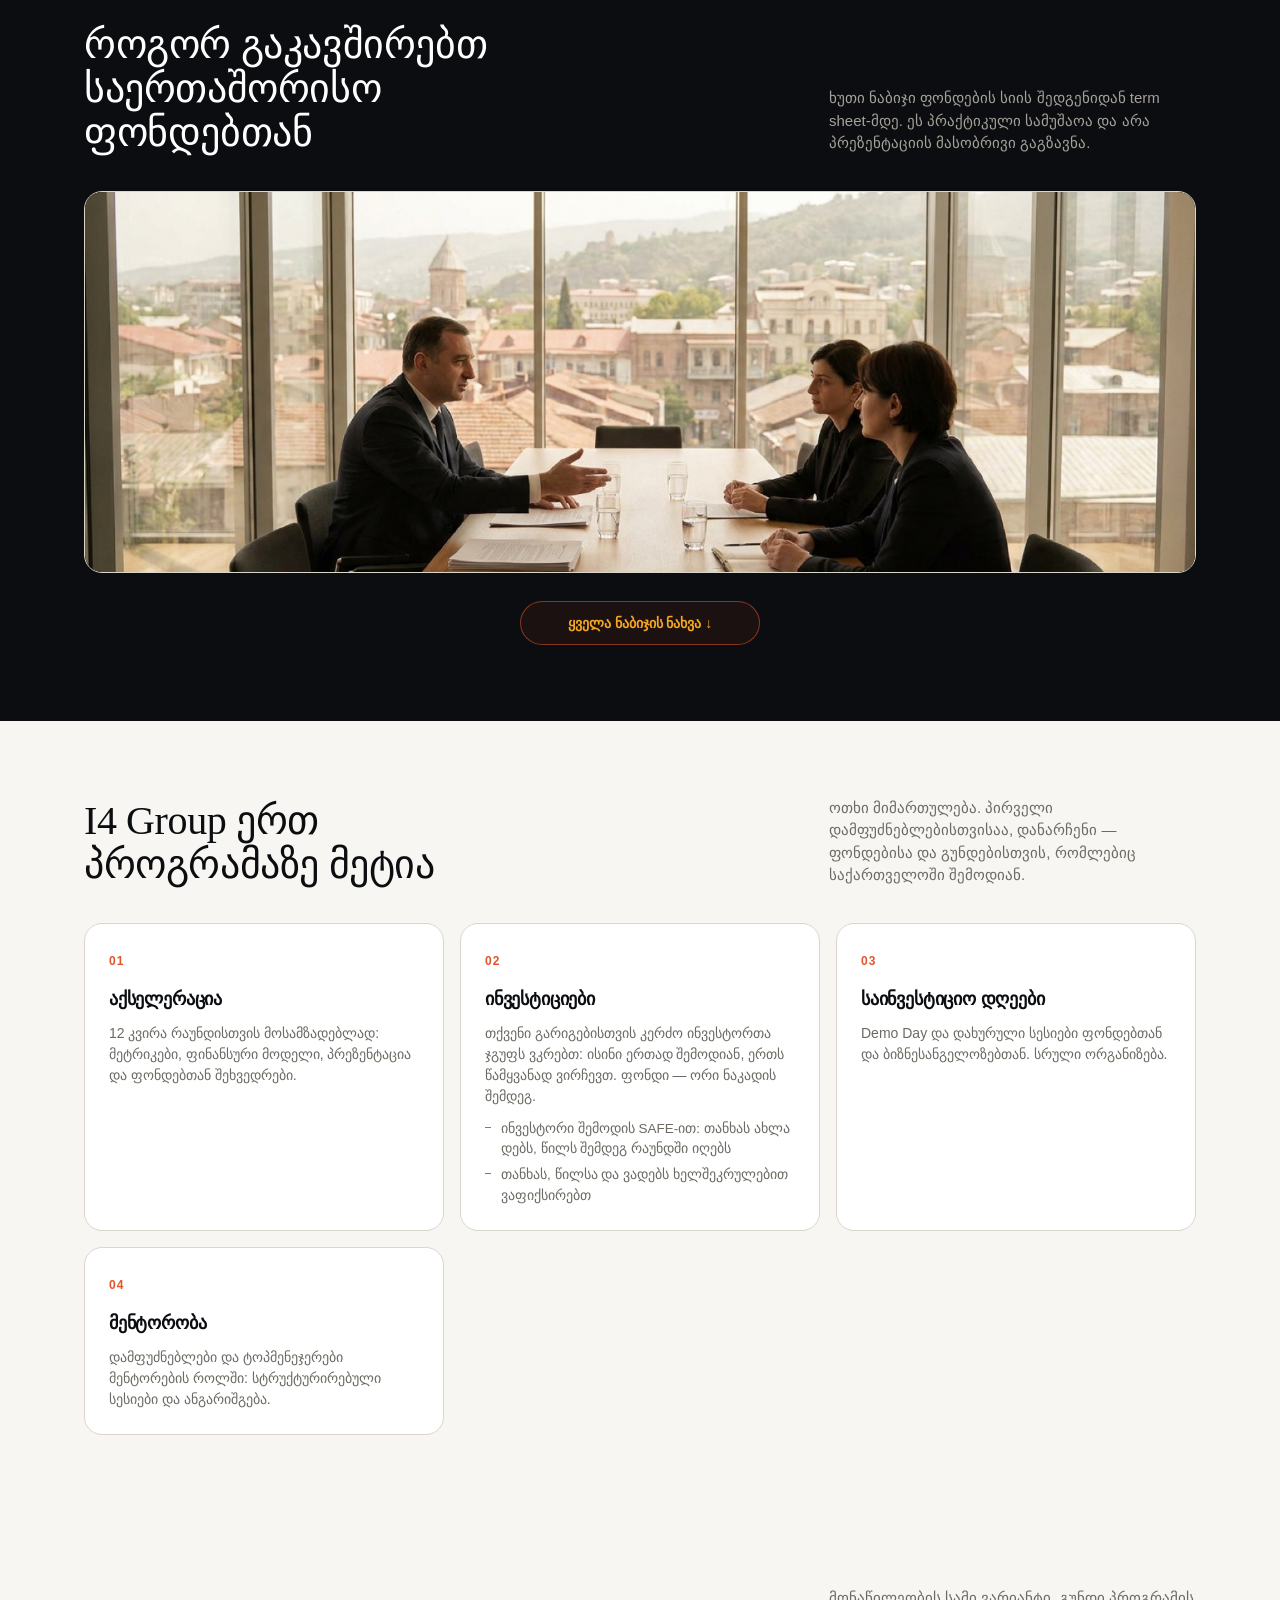
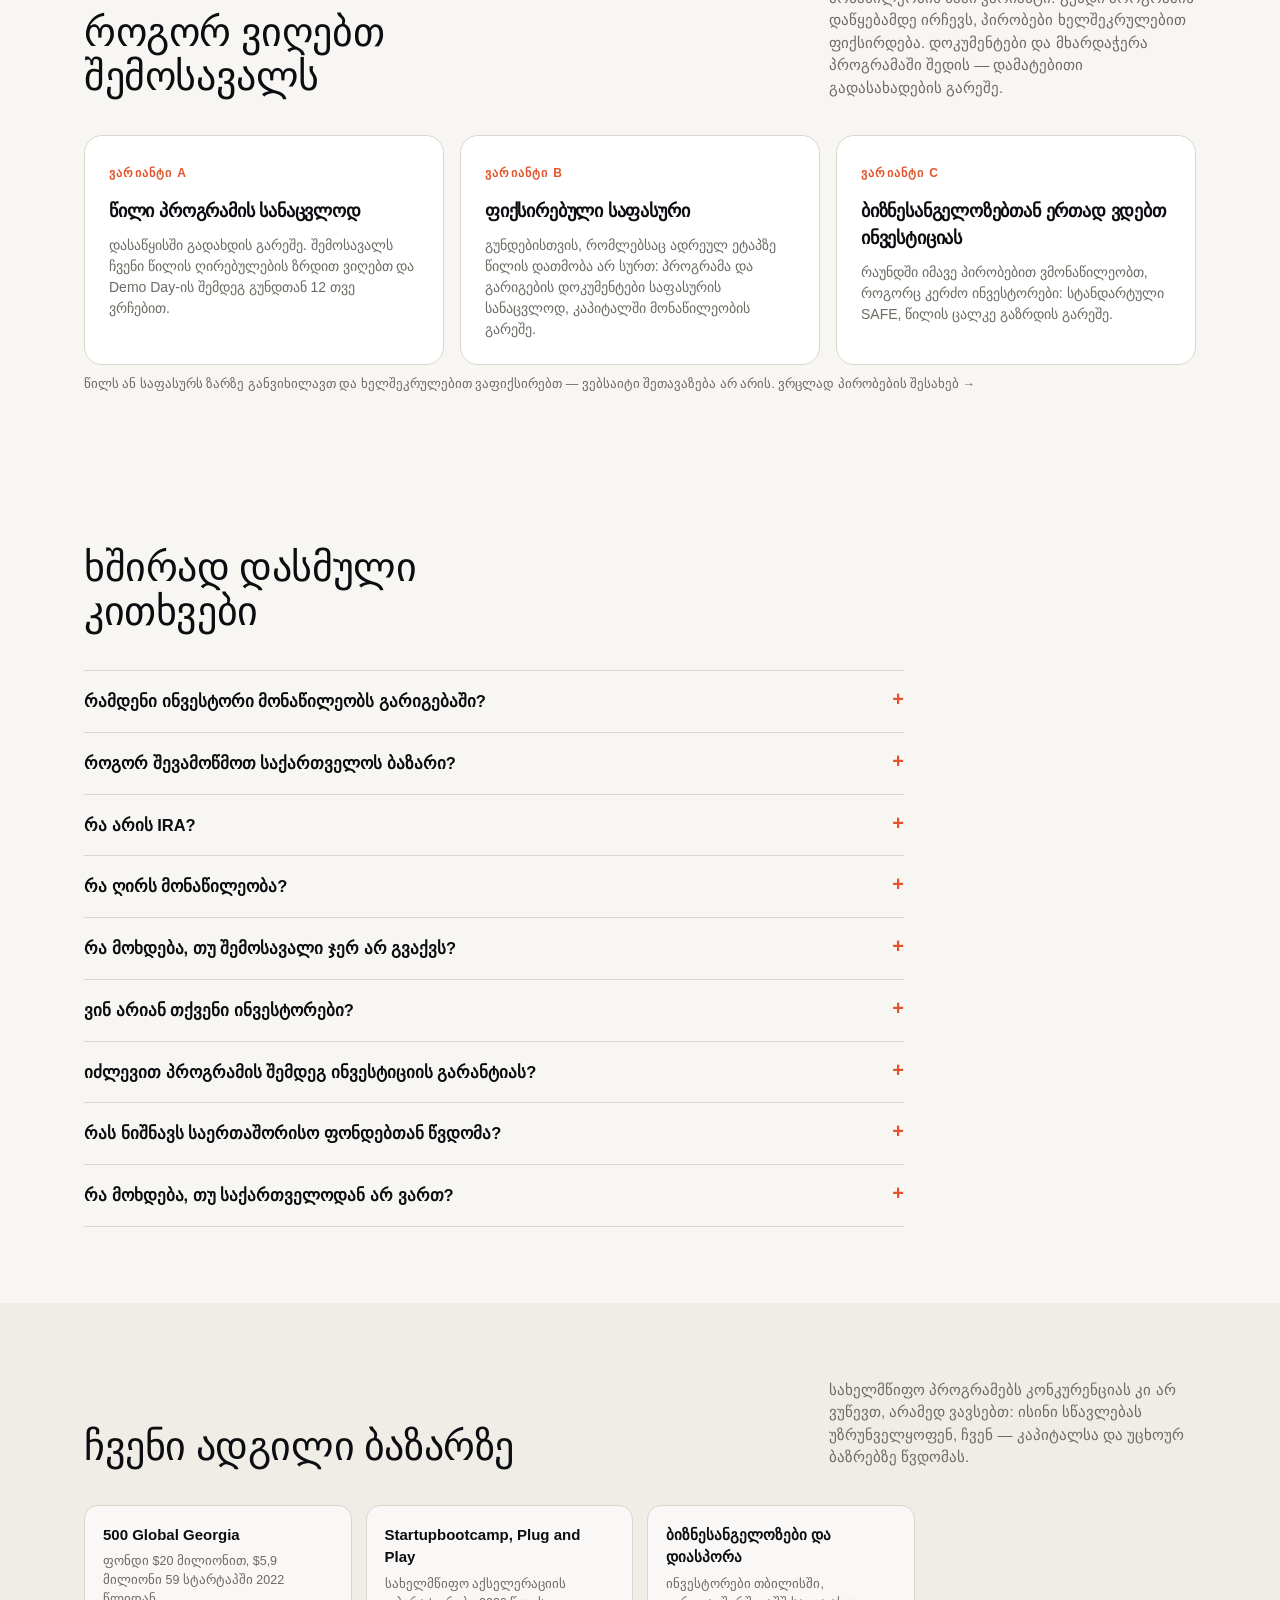
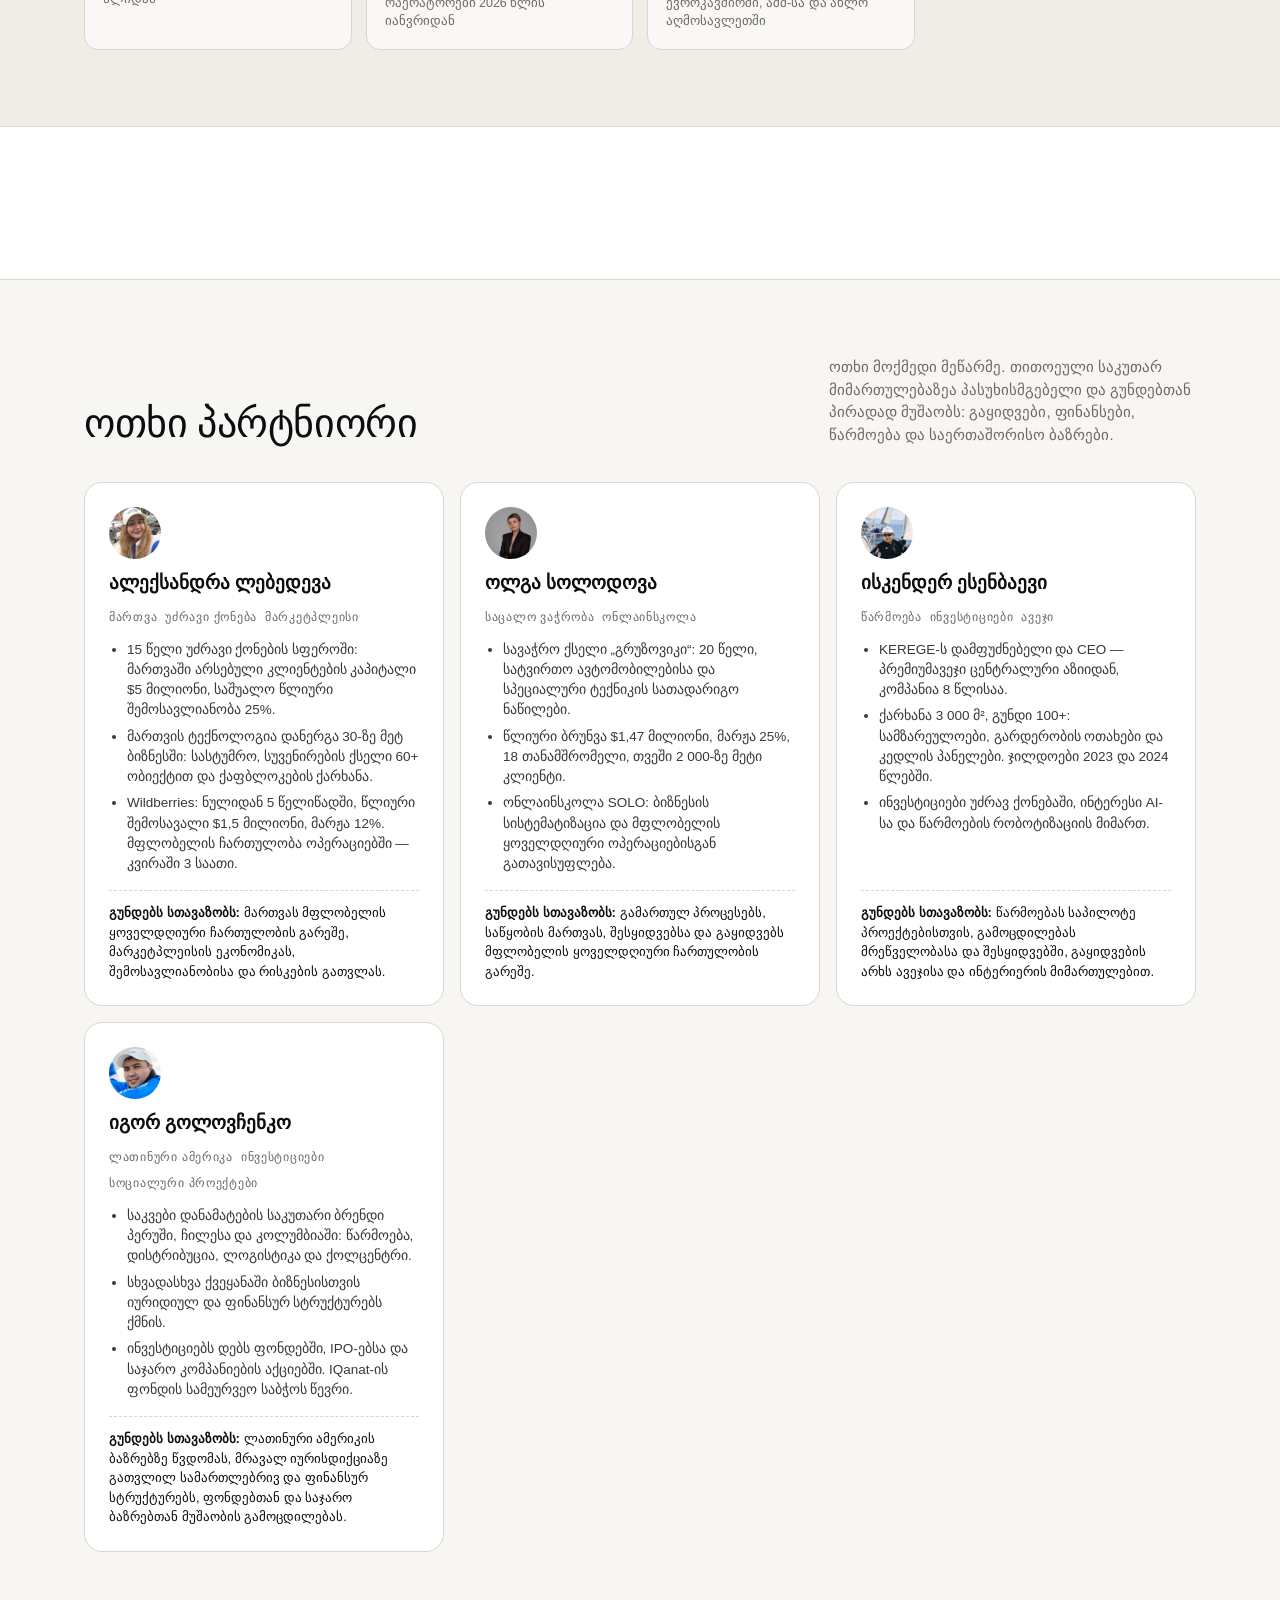
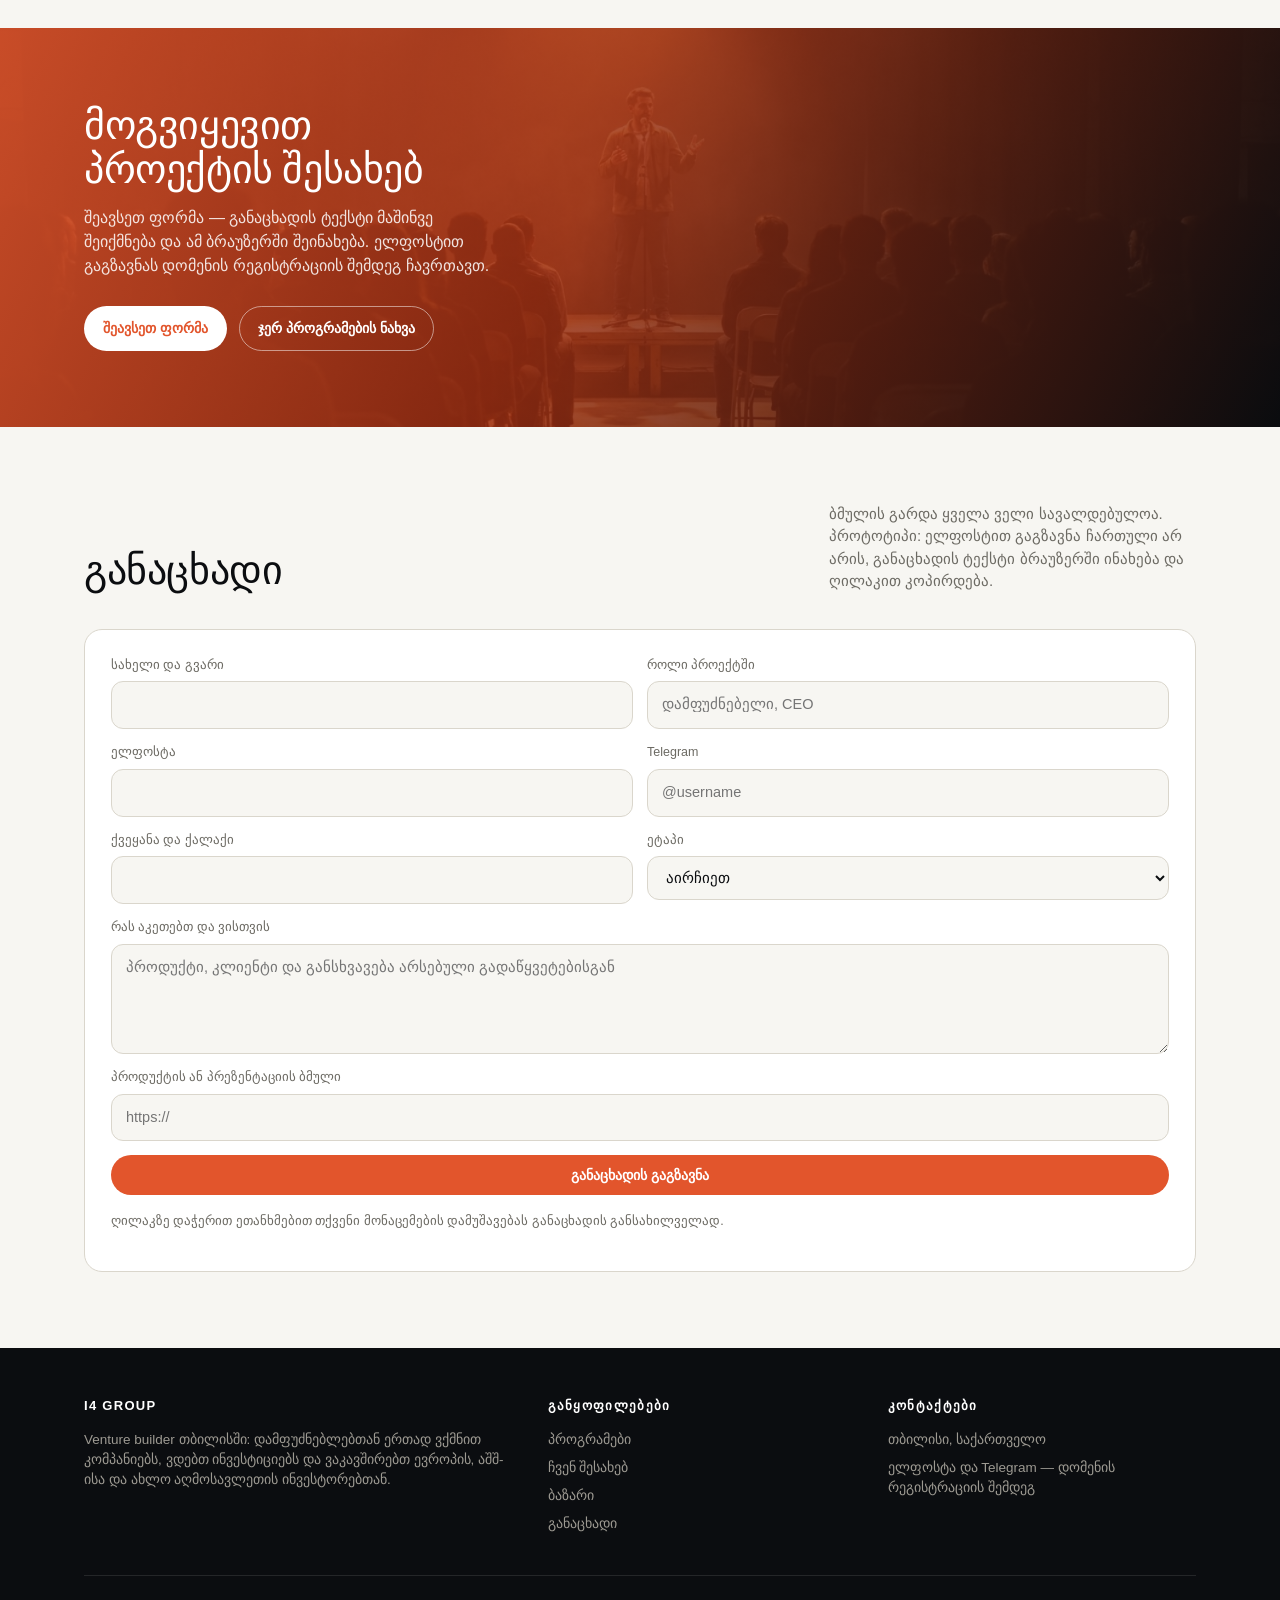
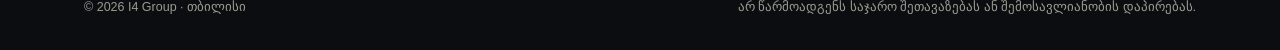
<file: ka/index.html>
<!DOCTYPE html>
<html lang="ka">
<head>
<meta charset="utf-8">
<meta name="viewport" content="width=device-width, initial-scale=1">
<title>I4 GROUP — თქვენს სტარტაპს ინვესტორებთან 12 კვირაში მივიყვანთ</title>
<meta name="description" content="I4 GROUP — venture builder თბილისში: 12-კვირიანი პროგრამა, ინვესტიციები, გარიგების დოკუმენტები და წვდომა ევროპის, აშშ-ისა და ახლო აღმოსავლეთის ინვესტორებზე.">
<meta name="robots" content="noindex, nofollow">
<meta property="og:title" content="I4 GROUP — თქვენს სტარტაპს ინვესტორებთან მივიყვანთ">
<meta property="og:description" content="ქართულ გუნდებს საერთაშორისო ფონდებთან საინვესტიციო რაუნდისთვის ვამზადებთ და Demo Day-ის შემდეგ ერთი წელი მათ გვერდით ვრჩებით.">
<link rel="stylesheet" href="../assets/style.css?v=20261111a">
</head>
<body>

<header>
  <div class="wrap nav">
    <a class="brand" href="../index.html" aria-label="I4 — მთავარი გვერდი">
      <svg width="26" height="18" viewBox="0 0 26 18" fill="none" aria-hidden="true">
        <path d="M1 17C4.5 6 8 1 13 1s8.5 5 12 16" stroke="#e2552c" stroke-width="2"/>
        <path d="M1 17h24" stroke="#fff" stroke-width="1" opacity=".5"/>
      </svg>
      I4 GROUP
    </a>
    <nav id="nav">
      <a href="../program.html">პროგრამები</a>
      <a href="../about.html">ჩვენ შესახებ</a>
      <a href="../cases.html">ბაზარი</a>
      <a href="#founders">დამფუძნებლები</a>
      <a href="#apply">განაცხადი</a>
      <a class="btn btn-accent" href="#form">წარადგინეთ პროექტი</a>
    </nav>
              <div class="lang" aria-label="Language">
        <a href="../index.html">RU</a>
        <a href="../en/index.html">EN</a>
        <a class="on" href="index.html">KA</a>
      </div>
    <button class="menu-btn" id="menuBtn" aria-label="მენიუ">☰</button>
  </div>
</header>

<section class="hero">
  <div class="wrap">
    <div class="eyebrow">Venture builder · თბილისი</div>
    <h1 class="serif">თქვენს სტარტაპს მივიყვანთ<br><span class="hl">ინვესტორებთან მთელი&nbsp;მსოფლიოდან</span></h1>
    <p class="lead">ვიღებთ პროექტებს მზა MVP-ით. 12 კვირაში ვქმნით ფინანსურ მოდელს, ვაწყობთ გაყიდვებს და ვამზადებთ საინვესტიციო მასალებს. შემდეგ — პირადი გაცნობები ევროპის, აშშ-ისა და ახლო აღმოსავლეთის ფონდებთან და ბიზნესანგელოზებთან, გარიგებამდე მხარდაჭერით. ჩვენი გუნდების ბაზარი მხოლოდ საქართველო არ არის.</p>
    <div class="hero-cta">
      <a class="btn btn-accent" href="#form">წარადგინეთ პროექტი</a>
      <a class="btn btn-ghost" href="#included">რას მოიცავს პროგრამა →</a>
    </div>
    <figure class="hero-shot"><img src="../assets/img/hero-tbilisi.jpg" alt="თბილისი, ძველი ქალაქი და ნარიყალას ციხესიმაგრე" loading="eager"></figure>
    <div class="facts">
      <div class="fact"><b>12&nbsp;კვირა</b><span>საინვესტიციო რაუნდისთვის მომზადების პროგრამა</span><em>ჩვენი დაპირება</em></div>
      <div class="fact"><b>40</b><span>ფონდი და ბიზნესანგელოზი თითოეული გუნდისთვის შერჩეულ სიაში</span><em>ჩვენი დაპირება</em></div>
      <div class="fact"><b>5</b><span>პირადი გაცნობა ინვესტორებთან — მინიმუმი თითოეული გუნდისთვის</span><em>ჩვენი დაპირება</em></div>
      <div class="fact"><b>1&nbsp;წელი</b><span>გუნდის მხარდაჭერა Demo Day-ის შემდეგ</span><em>ჩვენი დაპირება</em></div>
    </div>
  </div>
</section>

<section class="hook">
  <div class="wrap">
    <p class="serif">ზრდისთვის საჭირო ფული პროგრამებიდან კი არა, ინვესტორებისგან მოდის. <span>ჩვენ ინვესტორებს მთელი მსოფლიოდან მოვიზიდავთ.</span></p>
    <p class="hook-sub">ჩვენი ბაზა თბილისია. გუნდები — საქართველოდან, დსთ-დან, ევროპიდან და ახლო აღმოსავლეთიდან. ინვესტორები — იმავე რეგიონებიდან და აშშ-დან.</p>
  </div>
</section>

<section class="path" id="path">
  <div class="wrap">
    <div class="sec-head">
      <h2 class="serif">როგორ მივდივართ საინვესტიციო რაუნდამდე</h2>
      <p>ხუთი ნაბიჯი უცვლელი თანმიმდევრობით. დაფინანსება მოდის მაშინ, როცა უკვე არის პროდუქტი, ციფრები, გაყიდვები და საინვესტიციო მასალები.</p>
    </div>
    <ol class="path-list">
      <li><b>01</b><span>MVP</span><em>ვიღებთ გუნდებს მოქმედი პროდუქტითა და პირველი კლიენტებით</em></li>
      <li><b>02</b><span>ფინანსური მოდელი</span><em>შემოსავალი, ხარჯები, თანამშრომლების აყვანა და runway 24 თვეზე</em></li>
      <li><b>03</b><span>გაყიდვები</span><em>არხი, ფასი, განმეორებითი გაყიდვები და წლიური გეგმა</em></li>
      <li><b>04</b><span>საინვესტიციო მასალები</span><em>პრეზენტაცია, one-pager, data room და გარიგების დოკუმენტები</em></li>
      <li><b>05</b><span>ინვესტორები</span><em>პირადი გაცნობები ფონდებთან და ბიზნესანგელოზებთან, term sheet-მდე</em></li>
    </ol>
  </div>
</section>

<section id="gap">
  <div class="wrap">
    <div class="sec-head">
      <h2 class="serif">რა აკლია გუნდს საინვესტიციო რაუნდის წინ</h2>
      <p>ოთხი რამ, რასაც ქვეყანაში მოქმედი არცერთი პროგრამა არ იძლევა. სწორედ ამიტომ ღირს I4 Group-ში მოსვლა და არა მხოლოდ სახელმწიფო აქსელერაციაში მონაწილეობა.</p>
    </div>
    <div class="grid-2">
      <article class="gap-card">
        <h3>მხარდაჭერა პროგრამის შემდეგ</h3>
        <div class="no">აქსელერატორი, რომელიც პროგრამის დასრულების შემდეგ გუნდთან რჩება</div>
        <div class="yes">გუნდთან ვმუშაობთ Demo Day-ის შემდეგ 12 თვის განმავლობაში: რაუნდი, თანამშრომლების აყვანა, გაყიდვები და შემდეგი ინვესტორები.</div>
      </article>
      <article class="gap-card">
        <h3>გარიგების დოკუმენტები და cap table</h3>
        <div class="no">გარიგების დოკუმენტებისა და cap table-ის სტრუქტურირებული მომზადება</div>
        <div class="yes">პაკეტი 10 სამუშაო დღეში: term sheet, SAFE, cap table, კორპორაციული გადაწყვეტილებები და due diligence-ის საკონტროლო სია.</div>
        <div class="explain">Cap table არის ცხრილი, რომელიც აჩვენებს, ვინ რას ფლობს კომპანიაში. სტრიქონებში არიან დამფუძნებლები, ინვესტორები და ოფციონების მქონე გუნდი; სვეტებში — წილების რაოდენობა და პროცენტი საერთო რაოდენობიდან.<br><br>მაგალითი: დამფუძნებლებს აქვთ 80%, ინვესტორს — 15%, ხოლო 5% თანამშრომლების მოსაზიდად არის გამოყოფილი. ახალი ინვესტორის წილი ზემოდან კი არ ემატება, არამედ საერთო წილიდან გამოიყოფა — დანარჩენების პროცენტები მცირდება. ამიტომ ცხრილი ყოველი რაუნდის შემდეგ თავიდან ითვლება.<br><br>ფონდი პირველ რიგში cap table-ს ამოწმებს: მასში ჩანს, ვინ იღებს გადაწყვეტილებებს, რამდენი დარჩებათ დამფუძნებლებს წილების შემცირების შემდეგ და ვინ მიიღებს ფულს კომპანიის გაყიდვისას.</div>
      </article>
      <article class="gap-card">
        <h3>საერთაშორისო ფონდებთან წვდომა</h3>
        <div class="no">საქართველოს ფარგლებს გარეთ ფონდებთან სისტემური წვდომა</div>
        <div class="yes">ფონდებს ეტაპისა და სექტორის მიხედვით ვარჩევთ, მენტორებისა და დიასპორის მეშვეობით პირადად გაცნობთ და პირველი ზარიდან term sheet-მდე გეხმარებით.</div>
      </article>
      <article class="gap-card">
        <h3>Data room და მასალები ინგლისურად</h3>
        <div class="no">დოკუმენტების მზა პაკეტი უცხოური ფონდისთვის</div>
        <div class="yes">პრეზენტაცია, one-pager, data room, cap table და due diligence-ის პასუხები — ინგლისურად, ერთ სივრცეში.</div>
        <div class="explain">საინვესტიციო პრეზენტაცია 10–15 სლაიდს მოიცავს: პრობლემა, პროდუქტი, ბაზარი, მეტრიკები, გუნდი და მოსაზიდი თანხა. ეს პირველია, რასაც ფონდი ხსნის.<br><br>One-pager არის ერთი გვერდი ძირითადი არსითა და ციფრებით. მას პირველ წერილში აგზავნიან, როცა პრეზენტაციას ჯერ არ კითხულობენ.<br><br>Data room არის შესამოწმებელი დოკუმენტების საქაღალდე: იურიდიული დოკუმენტები, კლიენტებთან ხელშეკრულებები, მეტრიკები, ფინანსური მოდელი და cap table. ფონდი იღებს ბმულს და ყველაფერს თავად ამოწმებს, მიმოწერის გარეშე.<br><br>Due diligence არის კომპანიის შემოწმება გარიგებამდე. ინვესტორი ადასტურებს, რომ ციფრები რეალურია, ხელშეკრულებები ხელმოწერილია, პროდუქტი კომპანიას ეკუთვნის და ვალები არ არის. შემოწმების კითხვებზე ჩვენი პასუხები იმავე საქაღალდეშია.<br><br>Cap table არის საკუთრების ცხრილი: ვინ რას ფლობს რაუნდამდე და მის შემდეგ.</div>
      </article>
    </div>
    <p class="hint" style="margin-top:16px">წილის ოდენობა და პაკეტის შემადგენლობა პირველი ნაკადის პირობების პროექტია. საბოლოო ციფრები ხელშეკრულებით განისაზღვრება და არა ვებსაიტით.</p>
  </div>
</section>

<section class="prog">
  <div class="wrap">
    <div class="sec-head">
      <h2 class="serif">პროგრამები</h2>
      <p>ორი პროგრამა, ერთი შედეგი — შემდეგი რაუნდი. თითოეული სრულდება იმით, რაც შეგიძლიათ ინვესტორს აჩვენოთ.</p>
    </div>
    <div class="prog-list" id="progList" hidden>
    <div class="grid-2">
      <article class="pcard">
        <div>
          <span class="tag">მთავარი პროგრამა</span>
          <h3>I4 IRA — Investment Readiness Accelerator</h3>
          <div class="meta"><span>12 კვირა</span><span>Pre-seed / Seed</span><span>თბილისი + ონლაინ</span></div>
          <p>IRA ნიშნავს Investment Readiness Accelerator-ს — ინვესტიციებისთვის მზადყოფნის აქსელერატორს. 12 კვირა მეტრიკებისთვის, ფინანსური მოდელისთვის, გარიგების დოკუმენტებისა და ფონდებთან შეხვედრებისთვის. მოქმედი პროდუქტის მქონე გუნდებისთვის.</p>
        </div>
        <div class="foot"><span class="status open">მიღება ღიაა</span><a class="btn btn-ghost" href="../program.html#ira">ვრცლად</a></div>
      </article>
      <article class="pcard">
        <div>
          <span class="tag">უცხოური გუნდებისთვის</span>
          <h3>I4 Landing</h3>
          <div class="meta"><span>3 თვე</span><span>Series A–B</span><span>თბილისი</span></div>
          <p>უცხოური გუნდების შემოსვლა საქართველოში: იურიდიული პირი, საბანკო ანგარიში, გუნდი და საპილოტე პროექტები ადგილობრივ კლიენტებთან.</p>
        </div>
        <div class="foot"><span class="status">განაცხადის საფუძველზე</span><a class="btn btn-ghost" href="../program.html#landing">ვრცლად</a></div>
      </article>
    </div>
    </div>
    <div class="prog-more">
      <button type="button" class="btn btn-ghost js-toggle" id="progToggle" aria-expanded="false" aria-controls="progList" data-target="progList" data-more="ყველა პროგრამის ჩვენება ↓" data-less="ჩაკეცვა ↑">ყველა პროგრამის ნახვა ↓</button>
    </div>
  </div>
</section>

<section id="included">
  <div class="wrap">
    <div class="sec-head">
      <h2 class="serif">რას მოიცავს 12 კვირა</h2>
      <p>ექვსი სამუშაო მიმართულება, რომელთა შემდეგ გუნდს ფონდთან სასაუბროდ დოკუმენტები და ციფრები აქვს. არა უბრალოდ „საზოგადოებაზე წვდომა“ და მოტივაციური ლექციები.</p>
    </div>
    <figure class="banner">
      <img src="../assets/img/founders-table.jpg" alt="გუნდი მაგიდასთან ფინანსურ მაჩვენებლებს განიხილავს" loading="lazy">
    </figure>
    <div class="grid-3">
      <article class="card"><span class="num">01</span><h3>MVP და მეტრიკები</h3><p>ვამოწმებთ, რა მუშაობს უკვე: პროდუქტი, პირველი კლიენტები და გაყიდვების ძაბრი. დასაწყისში საჭიროა MVP და მინიმუმ ერთი გადამხდელი კლიენტი. შედეგად მიიღებთ მეტრიკების ცხრილს, რომლითაც ფონდი გადაწყვეტილებას იღებს.</p></article>
      <article class="card"><span class="num">02</span><h3>ფინანსური მოდელი 24 თვეზე</h3><p>შემოსავალი, ხარჯები, თანამშრომლების აყვანა და runway. საბაზისო, ზრდისა და კრიზისის სცენარები; მოდელს რედაქტირებად ფაილად გადმოგცემთ.</p></article>
      <article class="card"><span class="num">03</span><h3>გაყიდვები</h3><p>განვიხილავთ არხს, ფასსა და განმეორებით გაყიდვებს. ვადგენთ 12-თვიან გაყიდვების გეგმას ციფრებით და არა დაპირებებით. აქვეა სესიები მენტორ-დამფუძნებლებთან, რომლებმაც თავად გაიარეს საინვესტიციო რაუნდი.</p></article>
      <article class="card"><span class="num">04</span><h3>საინვესტიციო მასალები და გარიგების დოკუმენტები</h3><p>10-სლაიდიანი პრეზენტაცია, one-pager ინგლისურად, data room და იურისტის მიერ შემოწმებული გარიგების დოკუმენტების პაკეტი 10 სამუშაო დღეში.</p>
        <dl class="glossary">
          <dt>Term sheet</dt><dd>პირობების 2–4-გვერდიანი დოკუმენტი: რამდენ ფულს დებს ინვესტორი, რა წილს იღებს, როგორია შეფასება და მისი უფლებები. ეს მომავალი გარიგების ჩარჩოა — საბოლოო დოკუმენტები პირობების შეთანხმების შემდეგ მზადდება.</dd>
          <dt>SAFE</dt><dd>ხელშეკრულება, რომლის მიხედვითაც ინვესტორი თანხას ახლა იხდის, წილს კი შემდეგ რაუნდში, იმ რაუნდის ფასად იღებს. ჩვეულებრივ საინვესტიციო ხელშეკრულებაზე მოკლე და იაფია. თუ რაუნდი არ შედგა, ფული არ ბრუნდება — ეს სისწრაფის ფასია.</dd>
          <dt>Cap table</dt><dd>საკუთრების ცხრილი: რა წილი აქვთ დამფუძნებლებს, ინვესტორებსა და გუნდს ოფციონებით; ვინ რამდენ პროცენტს მიიღებს კომპანიის გაყიდვისას. მის გარეშე ფონდი გარიგებას ვერ აფასებს.</dd>
          <dt>კორპორაციული გადაწყვეტილებები</dt><dd>პარტნიორთა და დირექტორთა საბჭოს ოქმები: ახალი წილების გამოშვების, წესდების ცვლილებისა და თანხის მოზიდვის დამტკიცება. მათ გარეშე გარიგება ვერ დარეგისტრირდება და თანხის კანონიერად მიღება შეუძლებელია.</dd>
        </dl>
      </article>
      <article class="card"><span class="num">05</span><h3>ინვესტორებთან წვდომა</h3><p>მინიმუმ ხუთი პირადი გაცნობა თქვენი ეტაპისა და სექტორის შესაბამის ინვესტორებთან. ყოველი შეხვედრის შემდეგ — შედეგების განხილვა.</p></article>
      <article class="card"><span class="num">06</span><h3>Demo Day და შემდეგ</h3><p>პრეზენტაცია ბიზნესანგელოზებისა და ფონდების წინაშე, შემდეგ 12-თვიანი მხარდაჭერა: რაუნდი, თანამშრომლების აყვანა და გაყიდვები.</p></article>
    </div>
  </div>
  </div>
</section>

<section class="prog" id="funds">
  <div class="wrap">
    <div class="sec-head">
      <h2 class="serif">როგორ გაკავშირებთ საერთაშორისო ფონდებთან</h2>
      <p>ხუთი ნაბიჯი ფონდების სიის შედგენიდან term sheet-მდე. ეს პრაქტიკული სამუშაოა და არა პრეზენტაციის მასობრივი გაგზავნა.</p>
    </div>
    <figure class="banner">
      <img src="../assets/img/investor-meeting.jpg" alt="დამფუძნებლის შეხვედრა ინვესტორებთან თბილისში" loading="lazy">
    </figure>
    <div class="prog-list" id="fundsList" hidden>
    <div class="grid-3">
      <div class="pcard"><div><span class="tag">01 · რუკა</span><h3>ფონდების შერჩევა</h3><p>თითოეული ნაკადისთვის ვარჩევთ 40 სამიზნეს: ეტაპი, სექტორი, გეოგრაფია, ინვესტიციის ოდენობა და ვინ იღებს ფონდში გადაწყვეტილებას თქვენს ბაზარზე.</p></div></div>
      <div class="pcard"><div><span class="tag">02 · მასალები</span><h3>მასალები ინგლისურად</h3><p>10-სლაიდიანი პრეზენტაცია, one-pager, data room: მეტრიკები, ფინანსური მოდელი, cap table და იურიდიული დოკუმენტები. ფონდი იღებს პაკეტს და არა მიმოწერას.</p></div></div>
      <div class="pcard"><div><span class="tag">03 · გაცნობები</span><h3>პირადი გაცნობები</h3><p>ვუკავშირდებით მენტორების, კურსდამთავრებულებისა და დიასპორის მეშვეობით. მინიმუმ ხუთი გაცნობა თითოეული გუნდისთვის, თქვენი ეტაპისა და სექტორის მიხედვით.</p></div></div>
      <div class="pcard"><div><span class="tag">04 · მომზადება</span><h3>რეპეტიციები და განხილვა</h3><p>პრეზენტაციის რეპეტიცია ინვესტორ-მენტორთან, სუსტი პასუხების განხილვა და due diligence-ის მოსალოდნელი კითხვები.</p></div></div>
      <div class="pcard"><div><span class="tag">05 · გარიგება</span><h3>term sheet-მდე</h3><p>მხარდაჭერა მოლაპარაკებებში, შეფასებასა და პირობებში; იურისტი თქვენს მხარეს. შემდეგ — რაუნდის დახურვა.</p></div></div>
      <div class="pcard"><div><span class="tag">სად</span><h3>რომელი ფონდები</h3><p>ევროპის, აშშ-ისა და ახლო აღმოსავლეთის VC ფონდები pre-seed და seed ეტაპებზე, კავკასიასა და CEE-ზე ორიენტირებული ფონდები, დიასპორის ინვესტორთა გაერთიანებები და კორპორაციული ინვესტორები.</p></div></div>
    </div>
      <p class="hint" style="margin-top:18px">პარტნიორი ფონდების სია პირველი ნაკადისთვის ყალიბდება: ვაქვეყნებთ მხოლოდ მათ, ვინც დასახელებაზე თანხმობა მოგვცა. ფონდთან დაკავშირება ინვესტიციის გარანტია არ არის — გადაწყვეტილებას ფონდი იღებს.</p>
    </div>
    <div class="prog-more">
      <button type="button" class="btn btn-ghost js-toggle" id="fundsToggle" aria-expanded="false" aria-controls="fundsList" data-target="fundsList" data-more="ყველა ნაბიჯის ჩვენება ↓" data-less="ჩაკეცვა ↑">ყველა ნაბიჯის ნახვა ↓</button>
    </div>
  </div>
</section>

<section id="what">
  <div class="wrap">
    <div class="sec-head">
      <h2 class="serif">I4 Group ერთ პროგრამაზე მეტია</h2>
      <p>ოთხი მიმართულება. პირველი დამფუძნებლებისთვისაა, დანარჩენი — ფონდებისა და გუნდებისთვის, რომლებიც საქართველოში შემოდიან.</p>
    </div>
    <div class="grid-3">
      <article class="card"><span class="num">01</span><h3>აქსელერაცია</h3><p>12 კვირა რაუნდისთვის მოსამზადებლად: მეტრიკები, ფინანსური მოდელი, პრეზენტაცია და ფონდებთან შეხვედრები.</p></article>
      <article class="card"><span class="num">02</span><h3>ინვესტიციები</h3><p>თქვენი გარიგებისთვის კერძო ინვესტორთა ჯგუფს ვკრებთ: ისინი ერთად შემოდიან, ერთს წამყვანად ვირჩევთ. ფონდი — ორი ნაკადის შემდეგ.</p><ul><li>ინვესტორი შემოდის SAFE-ით: თანხას ახლა დებს, წილს შემდეგ რაუნდში იღებს</li><li>თანხას, წილსა და ვადებს ხელშეკრულებით ვაფიქსირებთ</li></ul></article>
      <article class="card"><span class="num">03</span><h3>საინვესტიციო დღეები</h3><p>Demo Day და დახურული სესიები ფონდებთან და ბიზნესანგელოზებთან. სრული ორგანიზება.</p></article>
      <article class="card"><span class="num">04</span><h3>მენტორობა</h3><p>დამფუძნებლები და ტოპმენეჯერები მენტორების როლში: სტრუქტურირებული სესიები და ანგარიშგება.</p></article>
    </div>
  </div>
</section>

<section id="economics">
  <div class="wrap">
    <div class="sec-head">
      <h2 class="serif">როგორ ვიღებთ შემოსავალს</h2>
      <p>მონაწილეობის სამი ვარიანტი. გუნდი პროგრამის დაწყებამდე ირჩევს, პირობები ხელშეკრულებით ფიქსირდება. დოკუმენტები და მხარდაჭერა პროგრამაში შედის — დამატებითი გადასახადების გარეშე.</p>
    </div>
    <div class="grid-3">
      <article class="card"><span class="num">ვარიანტი A</span><h3>წილი პროგრამის სანაცვლოდ</h3><p>დასაწყისში გადახდის გარეშე. შემოსავალს ჩვენი წილის ღირებულების ზრდით ვიღებთ და Demo Day-ის შემდეგ გუნდთან 12 თვე ვრჩებით.</p></article>
      <article class="card"><span class="num">ვარიანტი B</span><h3>ფიქსირებული საფასური</h3><p>გუნდებისთვის, რომლებსაც ადრეულ ეტაპზე წილის დათმობა არ სურთ: პროგრამა და გარიგების დოკუმენტები საფასურის სანაცვლოდ, კაპიტალში მონაწილეობის გარეშე.</p></article>
      <article class="card"><span class="num">ვარიანტი C</span><h3>ბიზნესანგელოზებთან ერთად ვდებთ ინვესტიციას</h3><p>რაუნდში იმავე პირობებით ვმონაწილეობთ, როგორც კერძო ინვესტორები: სტანდარტული SAFE, წილის ცალკე გაზრდის გარეშე.</p></article>
    </div>
    <p class="hint">წილს ან საფასურს ზარზე განვიხილავთ და ხელშეკრულებით ვაფიქსირებთ — ვებსაიტი შეთავაზება არ არის. <a href="../program.html#terms">ვრცლად პირობების შესახებ →</a></p>
  </div>
</section>

<section id="faq">
  <div class="wrap">
    <div class="sec-head">
      <h2 class="serif">ხშირად დასმული კითხვები</h2>
    </div>
    <div class="faq">
      <details><summary>რამდენი ინვესტორი მონაწილეობს გარიგებაში?</summary><p>იმდენი, რამდენიც გუნდს სჭირდება. თუ ინვესტორი რამდენიმეა, ისინი ერთ გარიგებაში ერთნაირი პირობებით შემოდიან: ერთი ხელმძღვანელობს შემოწმებასა და დოკუმენტაციას, დანარჩენები იმავე ციფრებს ხედავენ და თავად წყვეტენ.</p></details>
      <details><summary>როგორ შევამოწმოთ საქართველოს ბაზარი?</summary><p>სამი თვე თბილისში მთელი კომპანიის გადმოტანის გარეშე: იურიდიული პირი, ანგარიში, ოფისი, სამუშაო სივრცე გუნდისთვის და ხუთი შეხვედრა პოტენციურ კლიენტებთან. ყოველი შეხვედრის შემდეგ — ანგარიში. შედეგი: ღირს თუ არა საქართველოს ბაზარზე შემოსვლა და კონკრეტულად რა შეთავაზებით.</p></details>
      <details><summary>რა არის IRA?</summary><p>Investment Readiness Accelerator — ინვესტიციებისთვის მზადყოფნის აქსელერატორი. სახელი მიზანს ხსნის: 12 კვირაში გუნდი მეტრიკებს, ფინანსურ მოდელს, გარიგების დოკუმენტებსა და პრეზენტაციას იმ დონემდე ამზადებს, რომ ფონდი მზად იყოს გარიგების განსახილველად. პროგრამა ფონდებთან შეხვედრებითა და Demo Day-ით სრულდება — ეს რაუნდისთვის მომზადებაა და არა ინვესტიციის გარანტია.</p></details>
      <details><summary>რა ღირს მონაწილეობა?</summary><p>პირობებს ზარზე განვიხილავთ და ხელშეკრულებით ვაფიქსირებთ. ვებსაიტზე ციფრებს არ ვაქვეყნებთ: ისინი დამოკიდებულია ეტაპზე, ინვესტიციის ოდენობასა და იმაზე, თუ რა სჭირდება გუნდს პროგრამისგან.</p></details>
      <details><summary>რა მოხდება, თუ შემოსავალი ჯერ არ გვაქვს?</summary><p>ვიღებთ გუნდებს მოქმედი პროდუქტითა და პირველი კლიენტებით: ამის გარეშე ფონდს შესაფასებელი არაფერი აქვს. თუ პროდუქტი ჯერ არ გაქვთ, დაბრუნდით პირველი გადამხდელი კლიენტების გამოჩენისას.</p></details>
      <details><summary>ვინ არიან თქვენი ინვესტორები?</summary><p>კერძო ინვესტორები, რომლებიც ჩვენთან ერთად დებენ ინვესტიციას, და პარტნიორი ფონდები. ინვესტორი სტანდარტული SAFE დოკუმენტით შემოდის.</p></details>
      <details><summary>იძლევით პროგრამის შემდეგ ინვესტიციის გარანტიას?</summary><p>არა. რაუნდისთვის ვამზადებთ და შეხვედრებს ვაწყობთ, მაგრამ გადაწყვეტილებას ინვესტორი იღებს. შემოსავლიანობის გარანტიას არ ვიძლევით და „რაუნდში მონაწილეობას“ არ ვყიდით.</p></details>
      <details><summary>რას ნიშნავს საერთაშორისო ფონდებთან წვდომა?</summary><p>ვადგენთ თქვენი ეტაპისა და სექტორის შესაბამისი ფონდების სიას, ვამზადებთ მასალებს ინგლისურად და data room-ს, პირადად გაცნობთ და მოლაპარაკებებს term sheet-მდე ვუჭერთ მხარს. ეს ინვესტიციის გარანტია არ არის: გადაწყვეტილებას ფონდი იღებს.</p></details>
      <details><summary>რა მოხდება, თუ საქართველოდან არ ვართ?</summary><p>უცხოური გუნდებისთვის ცალკე პროგრამაა: სამი თვე თბილისში — იურიდიული პირი, ანგარიში, ოფისი, გუნდი და ხუთი მიზნობრივი შეხვედრა კლიენტებთან.</p></details>
    </div>
  </div>
</section>

<section class="eco">
  <div class="wrap">
    <div class="sec-head">
      <h2 class="serif">ჩვენი ადგილი ბაზარზე</h2>
      <p>სახელმწიფო პროგრამებს კონკურენციას კი არ ვუწევთ, არამედ ვავსებთ: ისინი სწავლებას უზრუნველყოფენ, ჩვენ — კაპიტალსა და უცხოურ ბაზრებზე წვდომას.</p>
    </div>
    <div class="eco-list">
      <div class="eco-item"><b>500 Global Georgia</b><span>ფონდი $20 მილიონით, $5,9 მილიონი 59 სტარტაპში 2022 წლიდან</span></div>
      <div class="eco-item"><b>Startupbootcamp, Plug and Play</b><span>სახელმწიფო აქსელერაციის ოპერატორები 2026 წლის იანვრიდან</span></div>
      <div class="eco-item"><b>ბიზნესანგელოზები და დიასპორა</b><span>ინვესტორები თბილისში, ევროკავშირში, აშშ-სა და ახლო აღმოსავლეთში</span></div>
    </div>
  </div>
</section>

<section class="quote">
  <div class="wrap">
  </div>
</section>


<section id="founders">
  <div class="wrap">
    <div class="sec-head">
      <h2 class="serif">ოთხი პარტნიორი</h2>
      <p>ოთხი მოქმედი მეწარმე. თითოეული საკუთარ მიმართულებაზეა პასუხისმგებელი და გუნდებთან პირადად მუშაობს: გაყიდვები, ფინანსები, წარმოება და საერთაშორისო ბაზრები.</p>
    </div>
    <div class="grid-3">
      <article class="founder">
        <div class="ava"><img src="../assets/img/founders/alexandra.jpg" alt="ალექსანდრა ლებედევა" loading="lazy"></div>
        <h3>ალექსანდრა ლებედევა</h3>
        <div class="meta"><span>მართვა</span><span>უძრავი ქონება</span><span>მარკეტპლეისი</span></div>
        <ul>
          <li>15 წელი უძრავი ქონების სფეროში: მართვაში არსებული კლიენტების კაპიტალი $5 მილიონი, საშუალო წლიური შემოსავლიანობა 25%.</li>
          <li>მართვის ტექნოლოგია დანერგა 30-ზე მეტ ბიზნესში: სასტუმრო, სუვენირების ქსელი 60+ ობიექტით და ქაფბლოკების ქარხანა.</li>
          <li>Wildberries: ნულიდან 5 წელიწადში, წლიური შემოსავალი $1,5 მილიონი, მარჟა 12%. მფლობელის ჩართულობა ოპერაციებში — კვირაში 3 საათი.</li>
        </ul>
        <p class="gives"><b>გუნდებს სთავაზობს:</b> მართვას მფლობელის ყოველდღიური ჩართულობის გარეშე, მარკეტპლეისის ეკონომიკას, შემოსავლიანობისა და რისკების გათვლას.</p>
      </article>
      <article class="founder">
        <div class="ava"><img src="../assets/img/founders/olga.jpg" alt="ოლგა სოლოდოვა" loading="lazy"></div>
        <h3>ოლგა სოლოდოვა</h3>
        <div class="meta"><span>საცალო ვაჭრობა</span><span>ონლაინსკოლა</span></div>
        <ul>
          <li>სავაჭრო ქსელი „გრუზოვიკი“: 20 წელი, სატვირთო ავტომობილებისა და სპეციალური ტექნიკის სათადარიგო ნაწილები.</li>
          <li>წლიური ბრუნვა $1,47 მილიონი, მარჟა 25%, 18 თანამშრომელი, თვეში 2 000-ზე მეტი კლიენტი.</li>
          <li>ონლაინსკოლა SOLO: ბიზნესის სისტემატიზაცია და მფლობელის ყოველდღიური ოპერაციებისგან გათავისუფლება.</li>
        </ul>
        <p class="gives"><b>გუნდებს სთავაზობს:</b> გამართულ პროცესებს, საწყობის მართვას, შესყიდვებსა და გაყიდვებს მფლობელის ყოველდღიური ჩართულობის გარეშე.</p>
      </article>
      <article class="founder">
        <div class="ava"><img src="../assets/img/founders/iskender.jpg" alt="ისკენდერ ესენბაევი" loading="lazy"></div>
        <h3>ისკენდერ ესენბაევი</h3>
        <div class="meta"><span>წარმოება</span><span>ინვესტიციები</span><span>ავეჯი</span></div>
        <ul>
          <li>KEREGE-ს დამფუძნებელი და CEO — პრემიუმავეჯი ცენტრალური აზიიდან, კომპანია 8 წლისაა.</li>
          <li>ქარხანა 3 000 მ², გუნდი 100+: სამზარეულოები, გარდერობის ოთახები და კედლის პანელები. ჯილდოები 2023 და 2024 წლებში.</li>
          <li>ინვესტიციები უძრავ ქონებაში, ინტერესი AI-სა და წარმოების რობოტიზაციის მიმართ.</li>
        </ul>
        <p class="gives"><b>გუნდებს სთავაზობს:</b> წარმოებას საპილოტე პროექტებისთვის, გამოცდილებას მრეწველობასა და შესყიდვებში, გაყიდვების არხს ავეჯისა და ინტერიერის მიმართულებით.</p>
      </article>
      <article class="founder">
        <div class="ava"><img src="../assets/img/founders/igor.jpg" alt="იგორ გოლოვჩენკო" loading="lazy"></div>
        <h3>იგორ გოლოვჩენკო</h3>
        <div class="meta"><span>ლათინური ამერიკა</span><span>ინვესტიციები</span><span>სოციალური პროექტები</span></div>
        <ul>
          <li>საკვები დანამატების საკუთარი ბრენდი პერუში, ჩილესა და კოლუმბიაში: წარმოება, დისტრიბუცია, ლოგისტიკა და ქოლცენტრი.</li>
          <li>სხვადასხვა ქვეყანაში ბიზნესისთვის იურიდიულ და ფინანსურ სტრუქტურებს ქმნის.</li>
          <li>ინვესტიციებს დებს ფონდებში, IPO-ებსა და საჯარო კომპანიების აქციებში. IQanat-ის ფონდის სამეურვეო საბჭოს წევრი.</li>
        </ul>
        <p class="gives"><b>გუნდებს სთავაზობს:</b> ლათინური ამერიკის ბაზრებზე წვდომას, მრავალ იურისდიქციაზე გათვლილ სამართლებრივ და ფინანსურ სტრუქტურებს, ფონდებთან და საჯარო ბაზრებთან მუშაობის გამოცდილებას.</p>
      </article>
    </div>
  </div>
</section>

<section class="cta" id="apply">
  <div class="wrap">
    <h2 class="serif">მოგვიყევით პროექტის შესახებ</h2>
    <p>შეავსეთ ფორმა — განაცხადის ტექსტი მაშინვე შეიქმნება და ამ ბრაუზერში შეინახება. ელფოსტით გაგზავნას დომენის რეგისტრაციის შემდეგ ჩავრთავთ.</p>
    <div class="cta-row">
      <a class="btn" href="#form">შეავსეთ ფორმა</a>
      <a class="btn alt" href="../program.html">ჯერ პროგრამების ნახვა</a>
    </div>
  </div>
</section>

<section id="form">
  <div class="wrap">
    <div class="sec-head">
      <h2 class="serif">განაცხადი</h2>
      <p>ბმულის გარდა ყველა ველი სავალდებულოა. პროტოტიპი: ელფოსტით გაგზავნა ჩართული არ არის, განაცხადის ტექსტი ბრაუზერში ინახება და ღილაკით კოპირდება.</p>
    </div>
    <form class="form" id="applyForm">
      <div class="field"><label for="name">სახელი და გვარი</label><input id="name" name="name" required></div>
      <div class="field"><label for="role">როლი პროექტში</label><input id="role" name="role" placeholder="დამფუძნებელი, CEO" required></div>
      <div class="field"><label for="email">ელფოსტა</label><input id="email" name="email" type="email" required></div>
      <div class="field"><label for="tg">Telegram</label><input id="tg" name="tg" placeholder="@username" required></div>
      <div class="field"><label for="country">ქვეყანა და ქალაქი</label><input id="country" name="country" required></div>
      <div class="field"><label for="stage">ეტაპი</label>
        <select id="stage" name="stage" required>
          <option value="">აირჩიეთ</option>
          <option>იდეა</option>
          <option>MVP, შემოსავლის გარეშე</option>
          <option>შემოსავალი თვეში $10 ათასამდე</option>
          <option>შემოსავალი თვეში $10–50 ათასი</option>
          <option>თვეში $50 ათასზე მეტი</option>
        </select>
      </div>
      <div class="field full"><label for="desc">რას აკეთებთ და ვისთვის</label><textarea id="desc" name="desc" placeholder="პროდუქტი, კლიენტი და განსხვავება არსებული გადაწყვეტებისგან" required></textarea></div>
      <div class="field full"><label for="link">პროდუქტის ან პრეზენტაციის ბმული</label><input id="link" name="link" placeholder="https://"></div>
      <div class="field full"><button class="btn btn-accent" type="submit">განაცხადის გაგზავნა</button>
        <div class="hint">ღილაკზე დაჭერით ეთანხმებით თქვენი მონაცემების დამუშავებას განაცხადის განსახილველად.</div>
      </div>
      <div class="field full" id="formNote"></div>
    </form>
  </div>
</section>

<footer>
  <div class="wrap">
    <div class="foot-grid">
      <div>
        <h5>I4 Group</h5>
        <p>Venture builder თბილისში: დამფუძნებლებთან ერთად ვქმნით კომპანიებს, ვდებთ ინვესტიციებს და ვაკავშირებთ ევროპის, აშშ-ისა და ახლო აღმოსავლეთის ინვესტორებთან.</p>
      </div>
      <div>
        <h5>განყოფილებები</h5>
        <ul>
          <li><a href="../program.html">პროგრამები</a></li>
          <li><a href="../about.html">ჩვენ შესახებ</a></li>
          <li><a href="../cases.html">ბაზარი</a></li>
          <li><a href="#form">განაცხადი</a></li>
        </ul>
      </div>
      <div>
        <h5>კონტაქტები</h5>
        <ul>
          <li>თბილისი, საქართველო</li>
          <li>ელფოსტა და Telegram — დომენის რეგისტრაციის შემდეგ</li>
        </ul>
      </div>
    </div>
    <div class="foot-bottom">
      <span>© 2026 I4 Group · თბილისი</span>
      <span>არ წარმოადგენს საჯარო შეთავაზებას ან შემოსავლიანობის დაპირებას.</span>
    </div>
  </div>
</footer>

<script src="../assets/app.js?v=20261111a"></script>
</body>
</html>
</file>
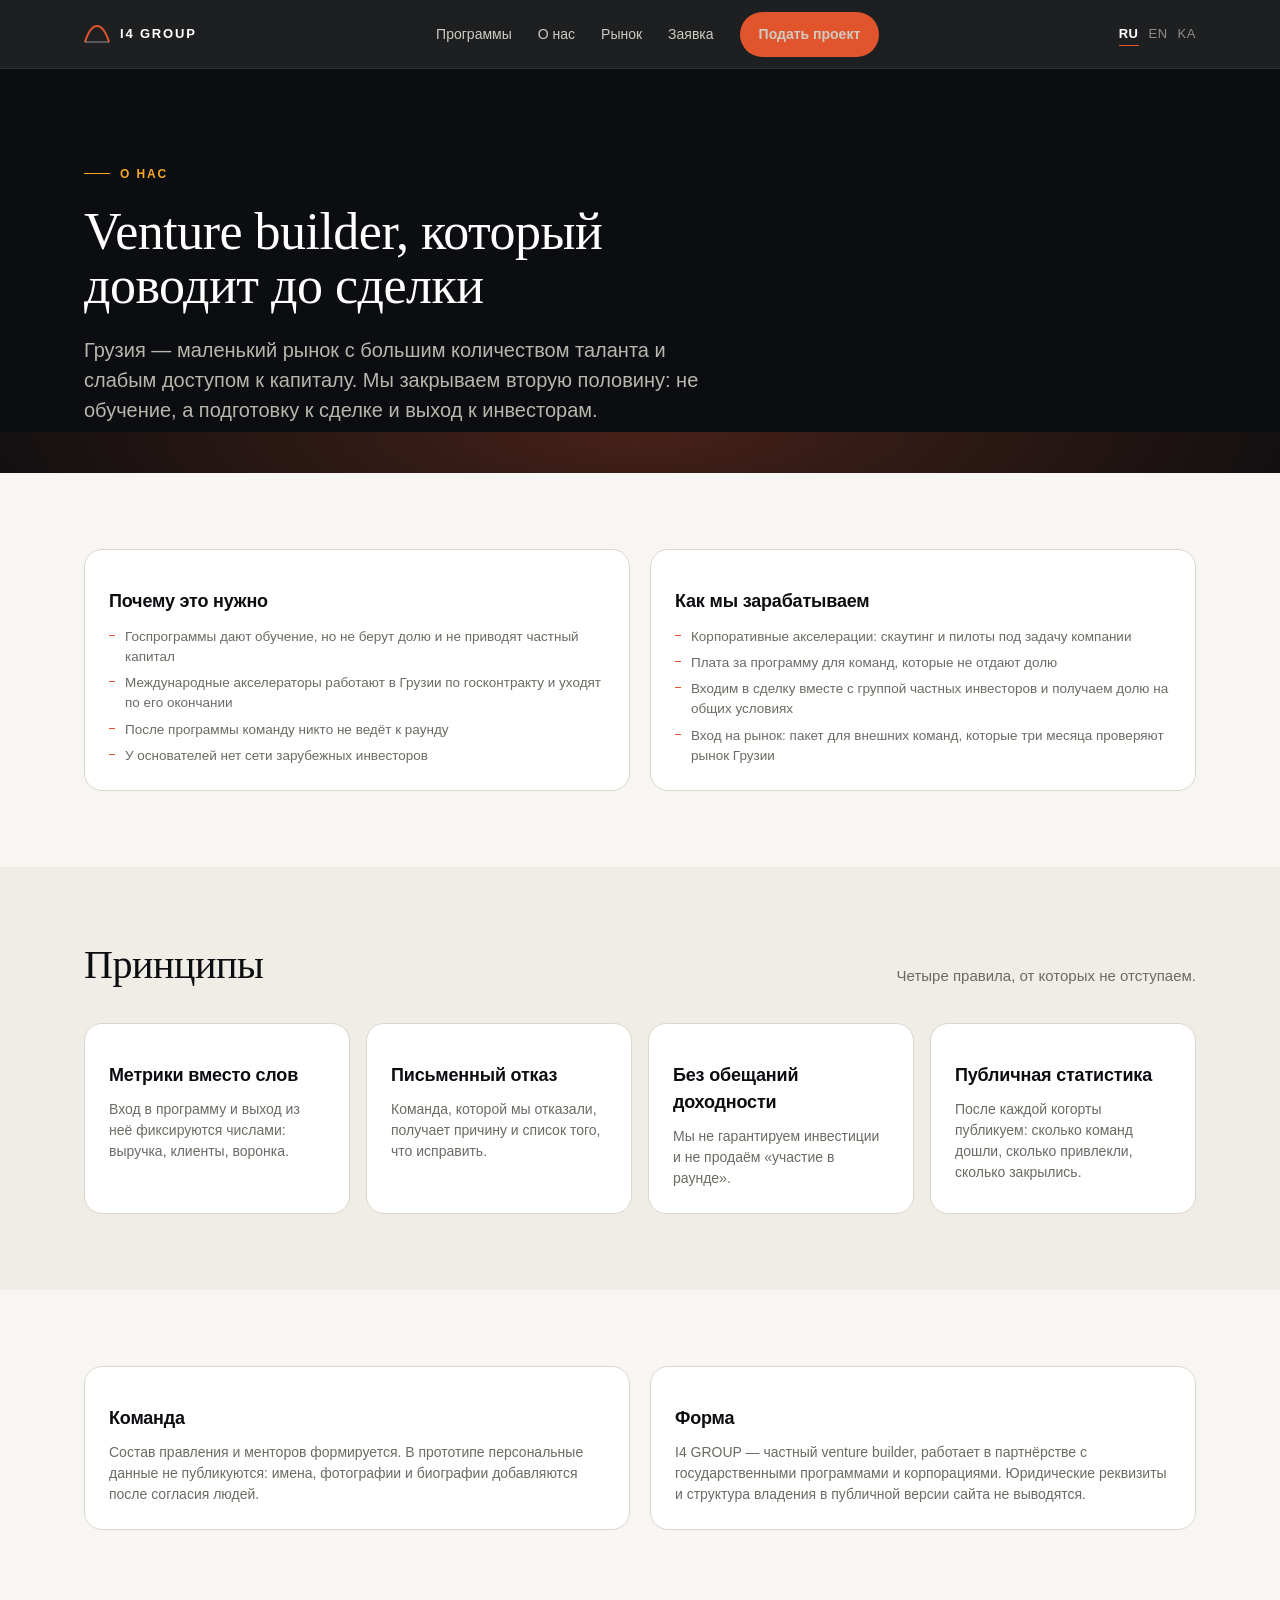
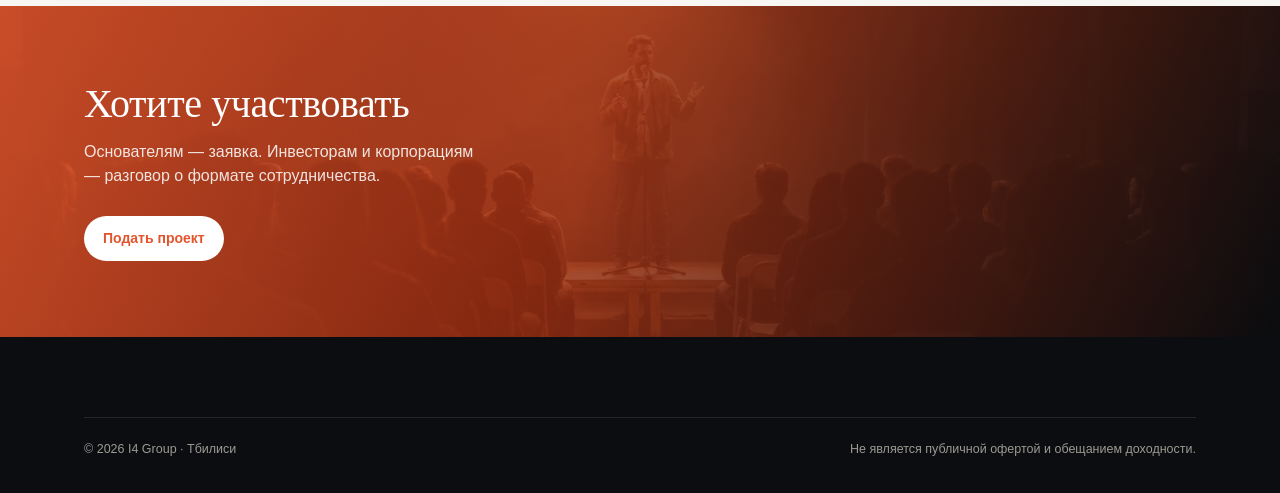
<file: about.html>
<!DOCTYPE html>
<html lang="ru">
<head>
<meta charset="utf-8">
<meta name="viewport" content="width=device-width, initial-scale=1">
<title>О нас — I4 GROUP</title>
<meta name="robots" content="noindex, nofollow">
<link rel="stylesheet" href="assets/style.css?v=20261111a">
</head>
<body>
<header>
  <div class="wrap nav">
    <a class="brand" href="index.html"><svg width="26" height="18" viewBox="0 0 26 18" fill="none" aria-hidden="true"><path d="M1 17C4.5 6 8 1 13 1s8.5 5 12 16" stroke="#e2552c" stroke-width="2"/><path d="M1 17h24" stroke="#fff" stroke-width="1" opacity=".5"/></svg>I4 Group</a>
    <nav id="nav">
      <a href="program.html">Программы</a>
      <a href="about.html">О нас</a>
      <a href="cases.html">Рынок</a>
      <a href="index.html#form">Заявка</a>
      <a class="btn btn-accent" href="index.html#form">Подать проект</a>
    </nav>
              <div class="lang" aria-label="Язык">
        <a class="on" href="about.html">RU</a>
        <a href="en/about.html">EN</a>
        <a href="ka/about.html">KA</a>
      </div>
    <button class="menu-btn" id="menuBtn" aria-label="Меню">☰</button>
  </div>
</header>

<section class="hero" style="padding-bottom:48px">
  <div class="wrap">
    <div class="eyebrow">О нас</div>
    <h1 class="serif" style="font-size:clamp(30px,4.4vw,52px)">Venture builder, который доводит до сделки</h1>
    <p class="lead">Грузия — маленький рынок с большим количеством таланта и слабым доступом к капиталу. Мы закрываем вторую половину: не обучение, а подготовку к сделке и выход к инвесторам.</p>
  </div>
</section>

<section>
  <div class="wrap">
    <div class="grid-2">
      <article class="card">
        <h3>Почему это нужно</h3>
        <ul>
          <li>Госпрограммы дают обучение, но не берут долю и не приводят частный капитал</li>
          <li>Международные акселераторы работают в Грузии по госконтракту и уходят по его окончании</li>
          <li>После программы команду никто не ведёт к раунду</li>
          <li>У основателей нет сети зарубежных инвесторов</li>
        </ul>
      </article>
      <article class="card">
        <h3>Как мы зарабатываем</h3>
        <ul>
          <li>Корпоративные акселерации: скаутинг и пилоты под задачу компании</li>
          <li>Плата за программу для команд, которые не отдают долю</li>
          <li>Входим в сделку вместе с группой частных инвесторов и получаем долю на общих условиях</li>
          <li>Вход на рынок: пакет для внешних команд, которые три месяца проверяют рынок Грузии</li>
        </ul>
      </article>
    </div>
  </div>
</section>

<section class="eco">
  <div class="wrap">
    <div class="sec-head">
      <h2 class="serif">Принципы</h2>
      <p>Четыре правила, от которых не отступаем.</p>
    </div>
    <div class="grid-4">
      <div class="card"><h3>Метрики вместо слов</h3><p>Вход в программу и выход из неё фиксируются числами: выручка, клиенты, воронка.</p></div>
      <div class="card"><h3>Письменный отказ</h3><p>Команда, которой мы отказали, получает причину и список того, что исправить.</p></div>
      <div class="card"><h3>Без обещаний доходности</h3><p>Мы не гарантируем инвестиции и не продаём «участие в раунде».</p></div>
      <div class="card"><h3>Публичная статистика</h3><p>После каждой когорты публикуем: сколько команд дошли, сколько привлекли, сколько закрылись.</p></div>
    </div>
  </div>
</section>

<section>
  <div class="wrap">
    <div class="grid-2">
      <article class="card">
        <h3>Команда</h3>
        <p>Состав правления и менторов формируется. В прототипе персональные данные не публикуются: имена, фотографии и биографии добавляются после согласия людей.</p>
      </article>
      <article class="card">
        <h3>Форма</h3>
        <p>I4 GROUP — частный venture builder, работает в партнёрстве с государственными программами и корпорациями. Юридические реквизиты и структура владения в публичной версии сайта не выводятся.</p>
      </article>
    </div>
  </div>
</section>

<section class="cta">
  <div class="wrap">
    <h2 class="serif">Хотите участвовать</h2>
    <p>Основателям — заявка. Инвесторам и корпорациям — разговор о формате сотрудничества.</p>
    <div class="cta-row"><a class="btn" href="index.html#form">Подать проект</a></div>
  </div>
</section>

<footer>
  <div class="wrap">
    <div class="foot-bottom"><span>© 2026 I4 Group · Тбилиси</span><span>Не является публичной офертой и обещанием доходности.</span></div>
  </div>
</footer>
<script src="assets/app.js?v=20261111a"></script>
</body>
</html>
</file>
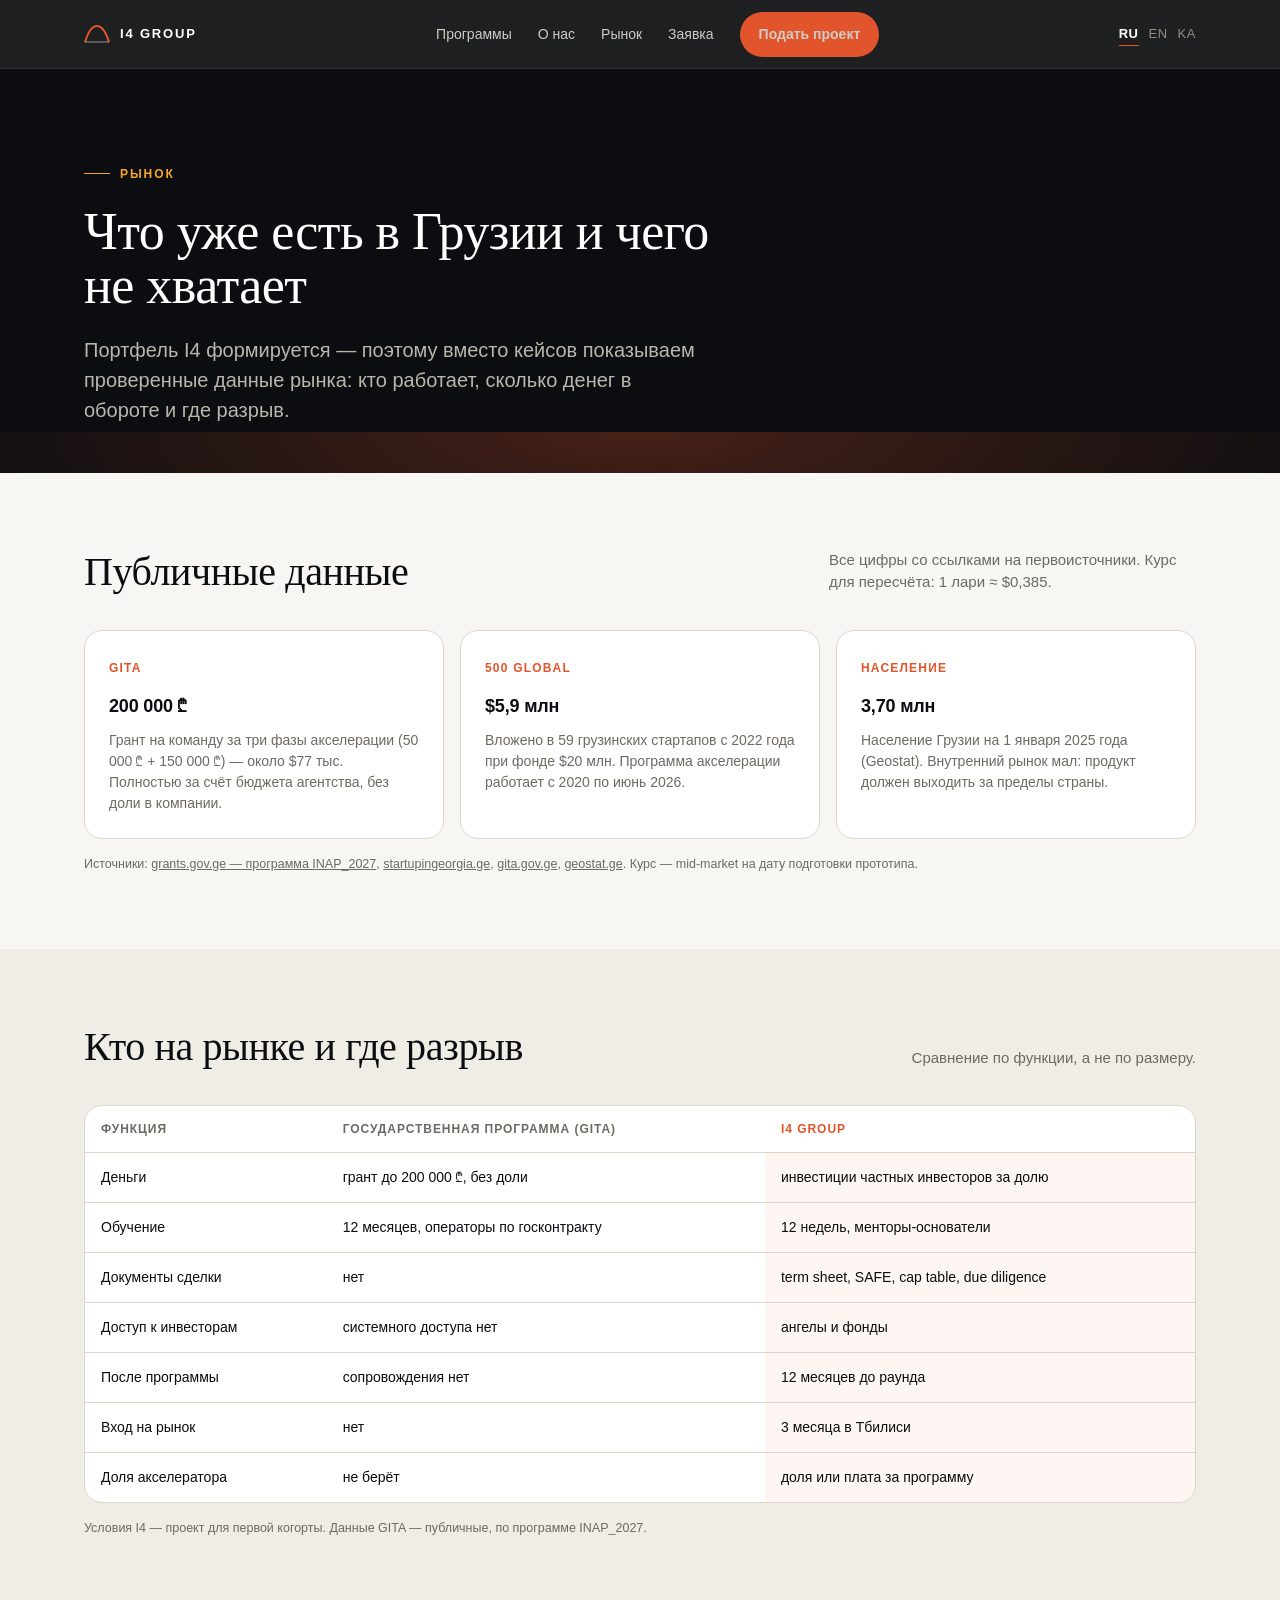
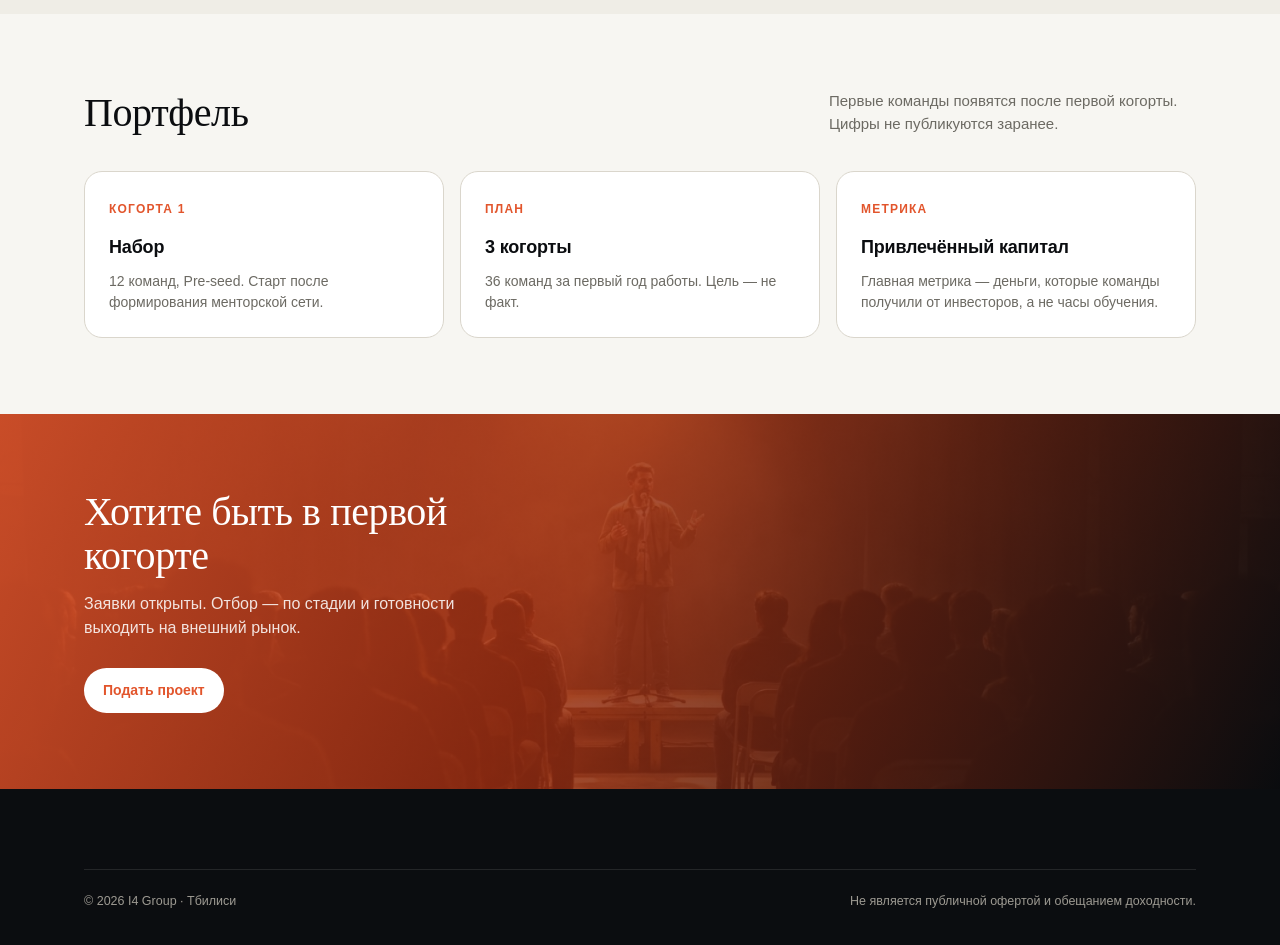
<file: cases.html>
<!DOCTYPE html>
<html lang="ru">
<head>
<meta charset="utf-8">
<meta name="viewport" content="width=device-width, initial-scale=1">
<title>Рынок Грузии — I4 GROUP</title>
<meta name="robots" content="noindex, nofollow">
<link rel="stylesheet" href="assets/style.css?v=20261111a">
</head>
<body>
<header>
  <div class="wrap nav">
    <a class="brand" href="index.html"><svg width="26" height="18" viewBox="0 0 26 18" fill="none" aria-hidden="true"><path d="M1 17C4.5 6 8 1 13 1s8.5 5 12 16" stroke="#e2552c" stroke-width="2"/><path d="M1 17h24" stroke="#fff" stroke-width="1" opacity=".5"/></svg>I4 Group</a>
    <nav id="nav">
      <a href="program.html">Программы</a>
      <a href="about.html">О нас</a>
      <a href="cases.html">Рынок</a>
      <a href="index.html#form">Заявка</a>
      <a class="btn btn-accent" href="index.html#form">Подать проект</a>
    </nav>
              <div class="lang" aria-label="Язык">
        <a class="on" href="cases.html">RU</a>
        <a href="en/cases.html">EN</a>
        <a href="ka/cases.html">KA</a>
      </div>
    <button class="menu-btn" id="menuBtn" aria-label="Меню">☰</button>
  </div>
</header>

<section class="hero" style="padding-bottom:48px">
  <div class="wrap">
    <div class="eyebrow">Рынок</div>
    <h1 class="serif" style="font-size:clamp(30px,4.4vw,52px)">Что уже есть в Грузии и чего не&nbsp;хватает</h1>
    <p class="lead">Портфель I4 формируется — поэтому вместо кейсов показываем проверенные данные рынка: кто работает, сколько денег в обороте и где разрыв.</p>
  </div>
</section>

<section>
  <div class="wrap">
    <div class="sec-head">
      <h2 class="serif">Публичные данные</h2>
      <p>Все цифры со ссылками на первоисточники. Курс для пересчёта: 1 лари ≈ $0,385.</p>
    </div>
    <div class="grid-3">
      <article class="card"><span class="num">GITA</span><h3>200 000 ₾</h3><p>Грант на команду за три фазы акселерации (50 000 ₾ + 150 000 ₾) — около $77 тыс. Полностью за счёт бюджета агентства, без доли в компании.</p></article>
      <article class="card"><span class="num">500 GLOBAL</span><h3>$5,9 млн</h3><p>Вложено в 59 грузинских стартапов с 2022 года при фонде $20 млн. Программа акселерации работает с 2020 по июнь 2026.</p></article>
      <article class="card"><span class="num">НАСЕЛЕНИЕ</span><h3>3,70 млн</h3><p>Население Грузии на 1 января 2025 года (Geostat). Внутренний рынок мал: продукт должен выходить за пределы страны.</p></article>
    </div>
    <p class="hint" style="margin-top:16px">
      Источники: <a href="https://grants.gov.ge/en/Grants?call=271" style="text-decoration:underline">grants.gov.ge — программа INAP_2027</a>,
      <a href="https://startupingeorgia.ge/en/programs-funding/150-000-lariani-sagranto-programa" style="text-decoration:underline">startupingeorgia.ge</a>,
      <a href="https://gita.gov.ge/en/programs" style="text-decoration:underline">gita.gov.ge</a>, <a href="https://www.geostat.ge/en/single-news/3425/number-of-population-as-of-january-1-2025" style="text-decoration:underline">geostat.ge</a>.
      Курс — mid-market на дату подготовки прототипа.
    </p>
  </div>
</section>

<section class="eco">
  <div class="wrap">
    <div class="sec-head">
      <h2 class="serif">Кто на рынке и где разрыв</h2>
      <p>Сравнение по функции, а не по размеру.</p>
    </div>
    <div class="table-wrap">
      <table>
        <thead>
          <tr><th>Функция</th><th>Государственная программа (GITA)</th><th class="mine">I4 Group</th></tr>
        </thead>
        <tbody>
          <tr><td>Деньги</td><td>грант до 200 000 ₾, без доли</td><td class="mine">инвестиции частных инвесторов за долю</td></tr>
          <tr><td>Обучение</td><td>12 месяцев, операторы по госконтракту</td><td class="mine">12 недель, менторы-основатели</td></tr>
          <tr><td>Документы сделки</td><td>нет</td><td class="mine">term sheet, SAFE, cap table, due diligence</td></tr>
          <tr><td>Доступ к инвесторам</td><td>системного доступа нет</td><td class="mine">ангелы и фонды</td></tr>
          <tr><td>После программы</td><td>сопровождения нет</td><td class="mine">12 месяцев до раунда</td></tr>
          <tr><td>Вход на рынок</td><td>нет</td><td class="mine">3 месяца в Тбилиси</td></tr>
          <tr><td>Доля акселератора</td><td>не берёт</td><td class="mine">доля или плата за программу</td></tr>
        </tbody>
      </table>
    </div>

    <div class="compare-cards">
      <article class="cc">
        <h4>Деньги</h4>
        <div class="cc-row"><span class="cc-label">GITA</span><span>грант до 200 000 ₾, без доли</span></div>
        <div class="cc-row mine"><span class="cc-label">I4 Group</span><span>инвестиции частных инвесторов за долю</span></div>
      </article>
      <article class="cc">
        <h4>Обучение</h4>
        <div class="cc-row"><span class="cc-label">GITA</span><span>12 месяцев, операторы по госконтракту</span></div>
        <div class="cc-row mine"><span class="cc-label">I4 Group</span><span>12 недель, менторы-основатели</span></div>
      </article>
      <article class="cc">
        <h4>Документы сделки</h4>
        <div class="cc-row"><span class="cc-label">GITA</span><span>нет</span></div>
        <div class="cc-row mine"><span class="cc-label">I4 Group</span><span>term sheet, SAFE, cap table, due diligence</span></div>
      </article>
      <article class="cc">
        <h4>Доступ к инвесторам</h4>
        <div class="cc-row"><span class="cc-label">GITA</span><span>системного доступа нет</span></div>
        <div class="cc-row mine"><span class="cc-label">I4 Group</span><span>ангелы и фонды</span></div>
      </article>
      <article class="cc">
        <h4>После программы</h4>
        <div class="cc-row"><span class="cc-label">GITA</span><span>сопровождения нет</span></div>
        <div class="cc-row mine"><span class="cc-label">I4 Group</span><span>12 месяцев до раунда</span></div>
      </article>
      <article class="cc">
        <h4>Вход на рынок</h4>
        <div class="cc-row"><span class="cc-label">GITA</span><span>нет</span></div>
        <div class="cc-row mine"><span class="cc-label">I4 Group</span><span>3 месяца в Тбилиси</span></div>
      </article>
      <article class="cc">
        <h4>Доля акселератора</h4>
        <div class="cc-row"><span class="cc-label">GITA</span><span>не берёт</span></div>
        <div class="cc-row mine"><span class="cc-label">I4 Group</span><span>доля или плата за программу</span></div>
      </article>
    </div>
    <p class="hint" style="margin-top:16px">Условия I4 — проект для первой когорты. Данные GITA — публичные, по программе INAP_2027.</p>
  </div>
</section>

<section>
  <div class="wrap">
    <div class="sec-head">
      <h2 class="serif">Портфель</h2>
      <p>Первые команды появятся после первой когорты. Цифры не публикуются заранее.</p>
    </div>
    <div class="grid-3">
      <div class="card"><span class="num">КОГОРТА 1</span><h3>Набор</h3><p>12 команд, Pre-seed. Старт после формирования менторской сети.</p></div>
      <div class="card"><span class="num">ПЛАН</span><h3>3 когорты</h3><p>36 команд за первый год работы. Цель — не факт.</p></div>
      <div class="card"><span class="num">МЕТРИКА</span><h3>Привлечённый капитал</h3><p>Главная метрика — деньги, которые команды получили от инвесторов, а не часы обучения.</p></div>
    </div>
  </div>
</section>

<section class="cta">
  <div class="wrap">
    <h2 class="serif">Хотите быть в первой когорте</h2>
    <p>Заявки открыты. Отбор — по стадии и готовности выходить на внешний рынок.</p>
    <div class="cta-row"><a class="btn" href="index.html#form">Подать проект</a></div>
  </div>
</section>

<footer>
  <div class="wrap">
    <div class="foot-bottom"><span>© 2026 I4 Group · Тбилиси</span><span>Не является публичной офертой и обещанием доходности.</span></div>
  </div>
</footer>
<script src="assets/app.js?v=20261111a"></script>
</body>
</html>
</file>
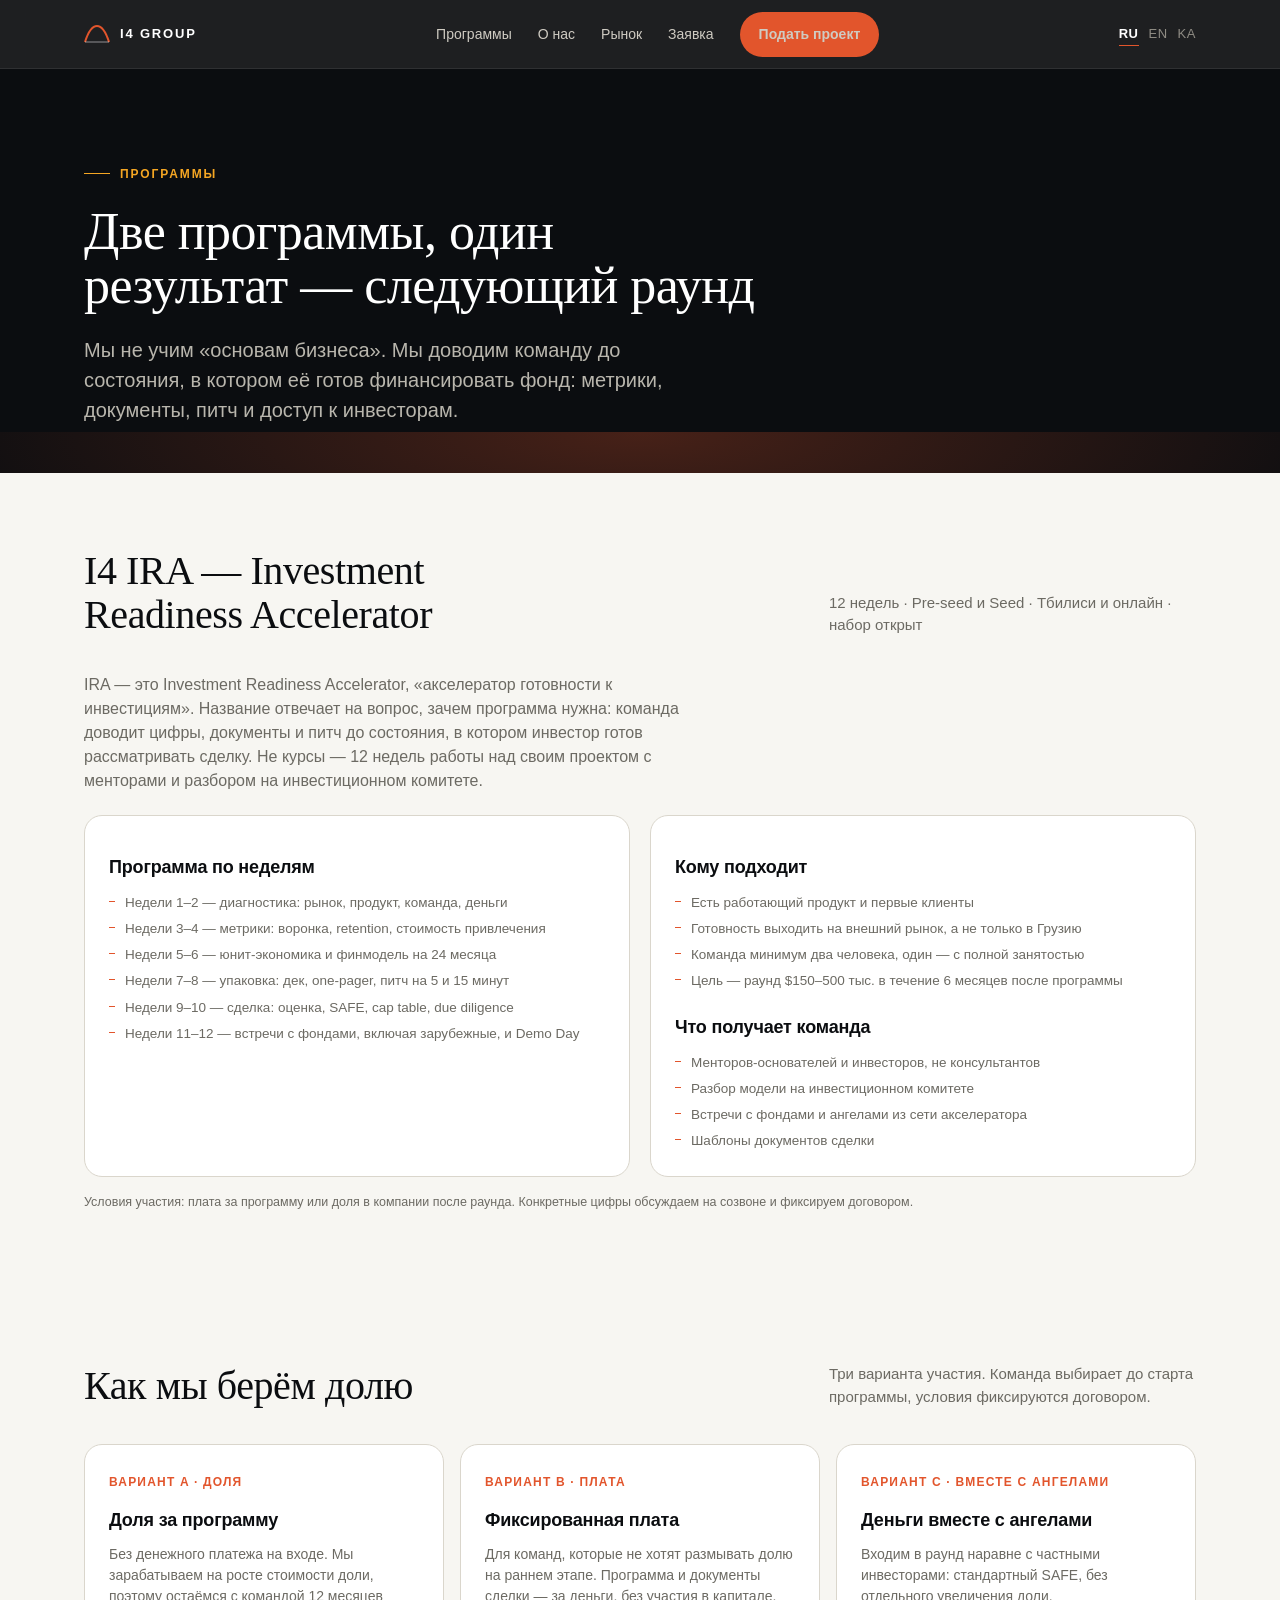
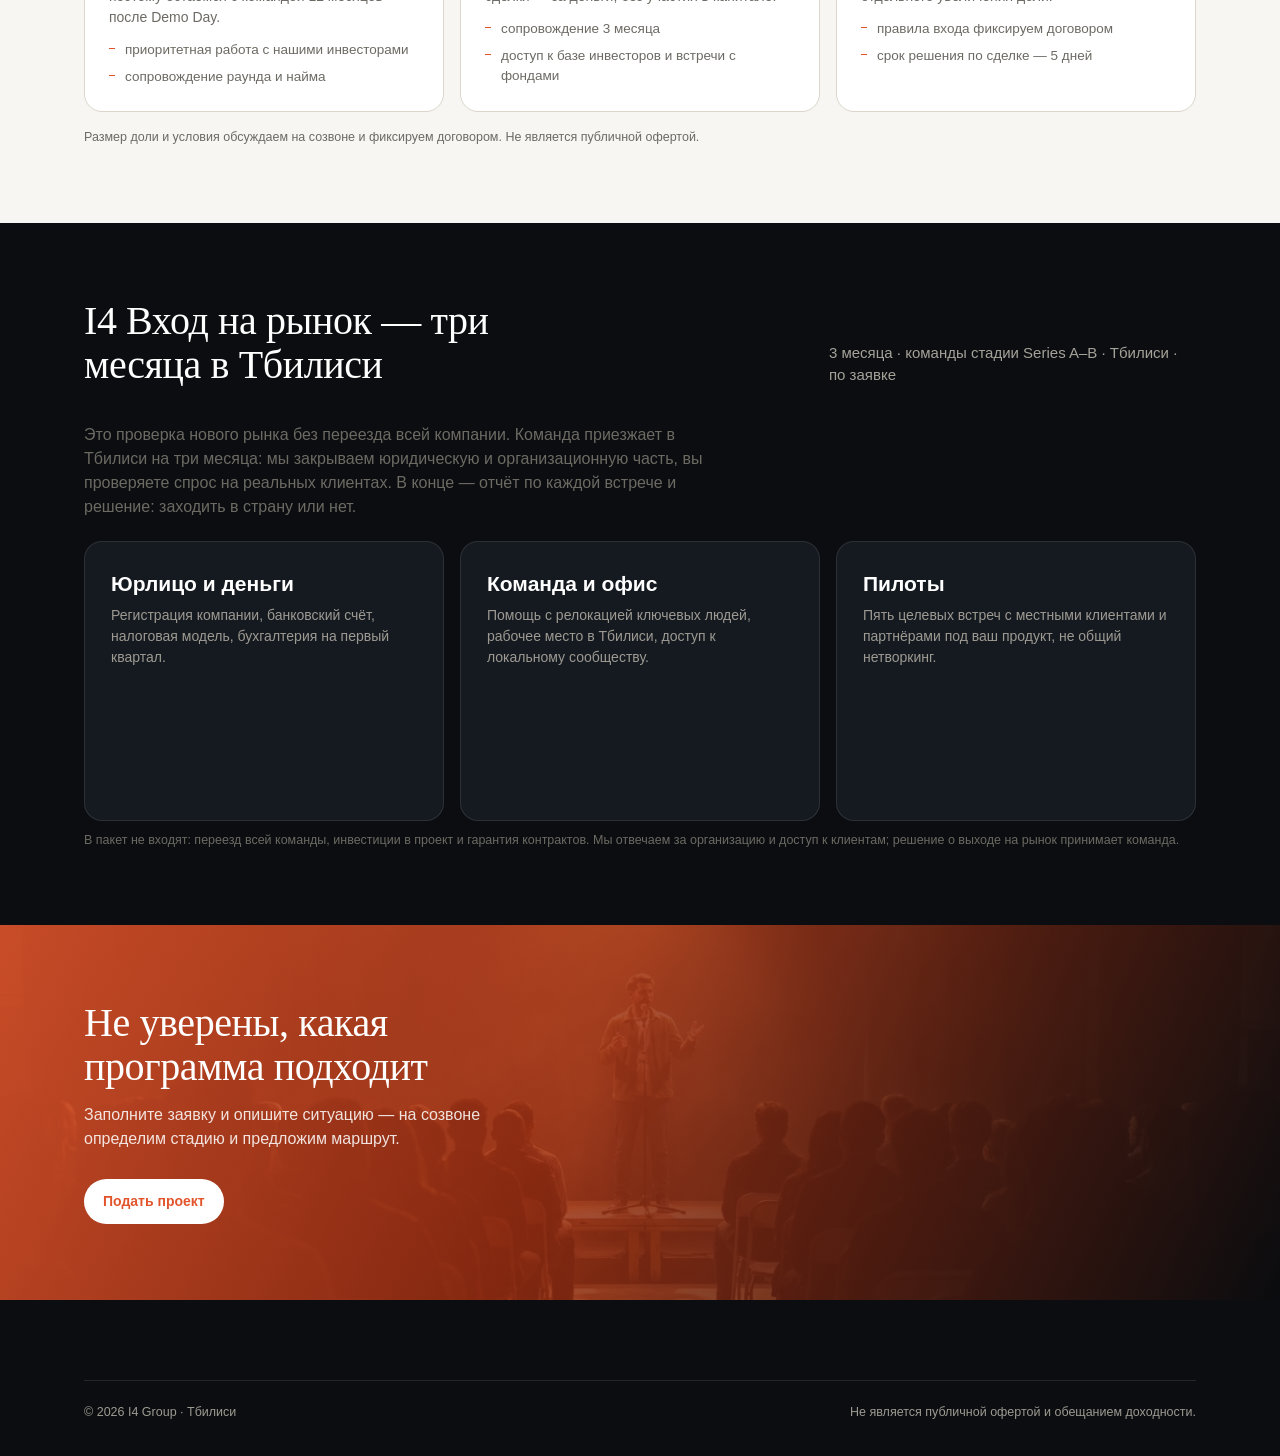
<file: program.html>
<!DOCTYPE html>
<html lang="ru">
<head>
<meta charset="utf-8">
<meta name="viewport" content="width=device-width, initial-scale=1">
<title>Программы — I4 GROUP</title>
<meta name="robots" content="noindex, nofollow">
<link rel="stylesheet" href="assets/style.css?v=20261111a">
</head>
<body>
<header>
  <div class="wrap nav">
    <a class="brand" href="index.html"><svg width="26" height="18" viewBox="0 0 26 18" fill="none" aria-hidden="true"><path d="M1 17C4.5 6 8 1 13 1s8.5 5 12 16" stroke="#e2552c" stroke-width="2"/><path d="M1 17h24" stroke="#fff" stroke-width="1" opacity=".5"/></svg>I4 Group</a>
    <nav id="nav">
      <a href="program.html">Программы</a>
      <a href="about.html">О нас</a>
      <a href="cases.html">Рынок</a>
      <a href="index.html#form">Заявка</a>
      <a class="btn btn-accent" href="index.html#form">Подать проект</a>
    </nav>
              <div class="lang" aria-label="Язык">
        <a class="on" href="program.html">RU</a>
        <a href="en/program.html">EN</a>
        <a href="ka/program.html">KA</a>
      </div>
    <button class="menu-btn" id="menuBtn" aria-label="Меню">☰</button>
  </div>
</header>

<section class="hero" style="padding-bottom:48px">
  <div class="wrap">
    <div class="eyebrow">Программы</div>
    <h1 class="serif" style="font-size:clamp(30px,4.4vw,52px)">Две программы, один результат&nbsp;— следующий раунд</h1>
    <p class="lead">Мы не учим «основам бизнеса». Мы доводим команду до состояния, в котором её готов финансировать фонд: метрики, документы, питч и доступ к инвесторам.</p>
  </div>
</section>

<section id="ira">
  <div class="wrap">
    <div class="sec-head">
      <h2 class="serif">I4 IRA — Investment Readiness Accelerator</h2>
      <p>12 недель · Pre-seed и Seed · Тбилиси и онлайн · набор открыт</p>
    </div>
    <p style="max-width:70ch;color:var(--muted);margin-bottom:22px">IRA — это Investment Readiness Accelerator, «акселератор готовности к инвестициям». Название отвечает на вопрос, зачем программа нужна: команда доводит цифры, документы и питч до состояния, в котором инвестор готов рассматривать сделку. Не курсы — 12 недель работы над своим проектом с менторами и разбором на инвестиционном комитете.</p>
    <div class="grid-2">
      <article class="card">
        <h3>Программа по неделям</h3>
        <ul>
          <li>Недели 1–2 — диагностика: рынок, продукт, команда, деньги</li>
          <li>Недели 3–4 — метрики: воронка, retention, стоимость привлечения</li>
          <li>Недели 5–6 — юнит-экономика и финмодель на 24 месяца</li>
          <li>Недели 7–8 — упаковка: дек, one-pager, питч на 5 и 15 минут</li>
          <li>Недели 9–10 — сделка: оценка, SAFE, cap table, due diligence</li>
          <li>Недели 11–12 — встречи с фондами, включая зарубежные, и Demo Day</li>
        </ul>
      </article>
      <article class="card">
        <h3>Кому подходит</h3>
        <ul>
          <li>Есть работающий продукт и первые клиенты</li>
          <li>Готовность выходить на внешний рынок, а не только в Грузию</li>
          <li>Команда минимум два человека, один — с полной занятостью</li>
          <li>Цель — раунд $150–500 тыс. в течение 6 месяцев после программы</li>
        </ul>
        <h3 style="margin-top:22px">Что получает команда</h3>
        <ul>
          <li>Менторов-основателей и инвесторов, не консультантов</li>
          <li>Разбор модели на инвестиционном комитете</li>
          <li>Встречи с фондами и ангелами из сети акселератора</li>
          <li>Шаблоны документов сделки</li>
        </ul>
      </article>
    </div>
    <p class="hint" style="margin-top:16px">Условия участия: плата за программу или доля в компании после раунда. Конкретные цифры обсуждаем на созвоне и фиксируем договором.</p>
  </div>
</section>

<section id="terms">
  <div class="wrap">
    <div class="sec-head">
      <h2 class="serif">Как мы берём долю</h2>
      <p>Три варианта участия. Команда выбирает до старта программы, условия фиксируются договором.</p>
    </div>
    <div class="grid-3">
      <article class="card">
        <span class="num">ВАРИАНТ A · ДОЛЯ</span>
        <h3>Доля за программу</h3>
        <p>Без денежного платежа на входе. Мы зарабатываем на росте стоимости доли, поэтому остаёмся с командой 12 месяцев после Demo Day.</p>
        <ul><li>приоритетная работа с нашими инвесторами</li><li>сопровождение раунда и найма</li></ul>
      </article>
      <article class="card">
        <span class="num">ВАРИАНТ B · ПЛАТА</span>
        <h3>Фиксированная плата</h3>
        <p>Для команд, которые не хотят размывать долю на раннем этапе. Программа и документы сделки — за деньги, без участия в капитале.</p>
        <ul><li>сопровождение 3 месяца</li><li>доступ к базе инвесторов и встречи с фондами</li></ul>
      </article>
      <article class="card">
        <span class="num">ВАРИАНТ C · ВМЕСТЕ С АНГЕЛАМИ</span>
        <h3>Деньги вместе с ангелами</h3>
        <p>Входим в раунд наравне с частными инвесторами: стандартный SAFE, без отдельного увеличения доли.</p>
        <ul><li>правила входа фиксируем договором</li><li>срок решения по сделке — 5 дней</li></ul>
      </article>
    </div>
    <p class="hint" style="margin-top:16px">Размер доли и условия обсуждаем на созвоне и фиксируем договором. Не является публичной офертой.</p>
  </div>
</section>

<section class="prog" id="landing">
  <div class="wrap">
    <div class="sec-head">
      <h2 class="serif">I4 Вход на рынок — три месяца в Тбилиси</h2>
      <p>3 месяца · команды стадии Series A–B · Тбилиси · по заявке</p>
    </div>
    <p style="max-width:70ch;color:var(--muted);margin-bottom:22px">Это проверка нового рынка без переезда всей компании. Команда приезжает в Тбилиси на три месяца: мы закрываем юридическую и организационную часть, вы проверяете спрос на реальных клиентах. В конце — отчёт по каждой встрече и решение: заходить в страну или нет.</p>
    <div class="grid-3">
      <div class="pcard"><div><h3>Юрлицо и деньги</h3><p>Регистрация компании, банковский счёт, налоговая модель, бухгалтерия на первый квартал.</p></div></div>
      <div class="pcard"><div><h3>Команда и офис</h3><p>Помощь с релокацией ключевых людей, рабочее место в Тбилиси, доступ к локальному сообществу.</p></div></div>
      <div class="pcard"><div><h3>Пилоты</h3><p>Пять целевых встреч с местными клиентами и партнёрами под ваш продукт, не общий нетворкинг.</p></div></div>
    </div>
    <p class="hint">В пакет не входят: переезд всей команды, инвестиции в проект и гарантия контрактов. Мы отвечаем за организацию и доступ к клиентам; решение о выходе на рынок принимает команда.</p>
  </div>
</section>

<section class="cta">
  <div class="wrap">
    <h2 class="serif">Не уверены, какая программа подходит</h2>
    <p>Заполните заявку и опишите ситуацию — на созвоне определим стадию и предложим маршрут.</p>
    <div class="cta-row"><a class="btn" href="index.html#form">Подать проект</a></div>
  </div>
</section>

<footer>
  <div class="wrap">
    <div class="foot-bottom"><span>© 2026 I4 Group · Тбилиси</span><span>Не является публичной офертой и обещанием доходности.</span></div>
  </div>
</footer>
<script src="assets/app.js?v=20261111a"></script>
</body>
</html>
</file>
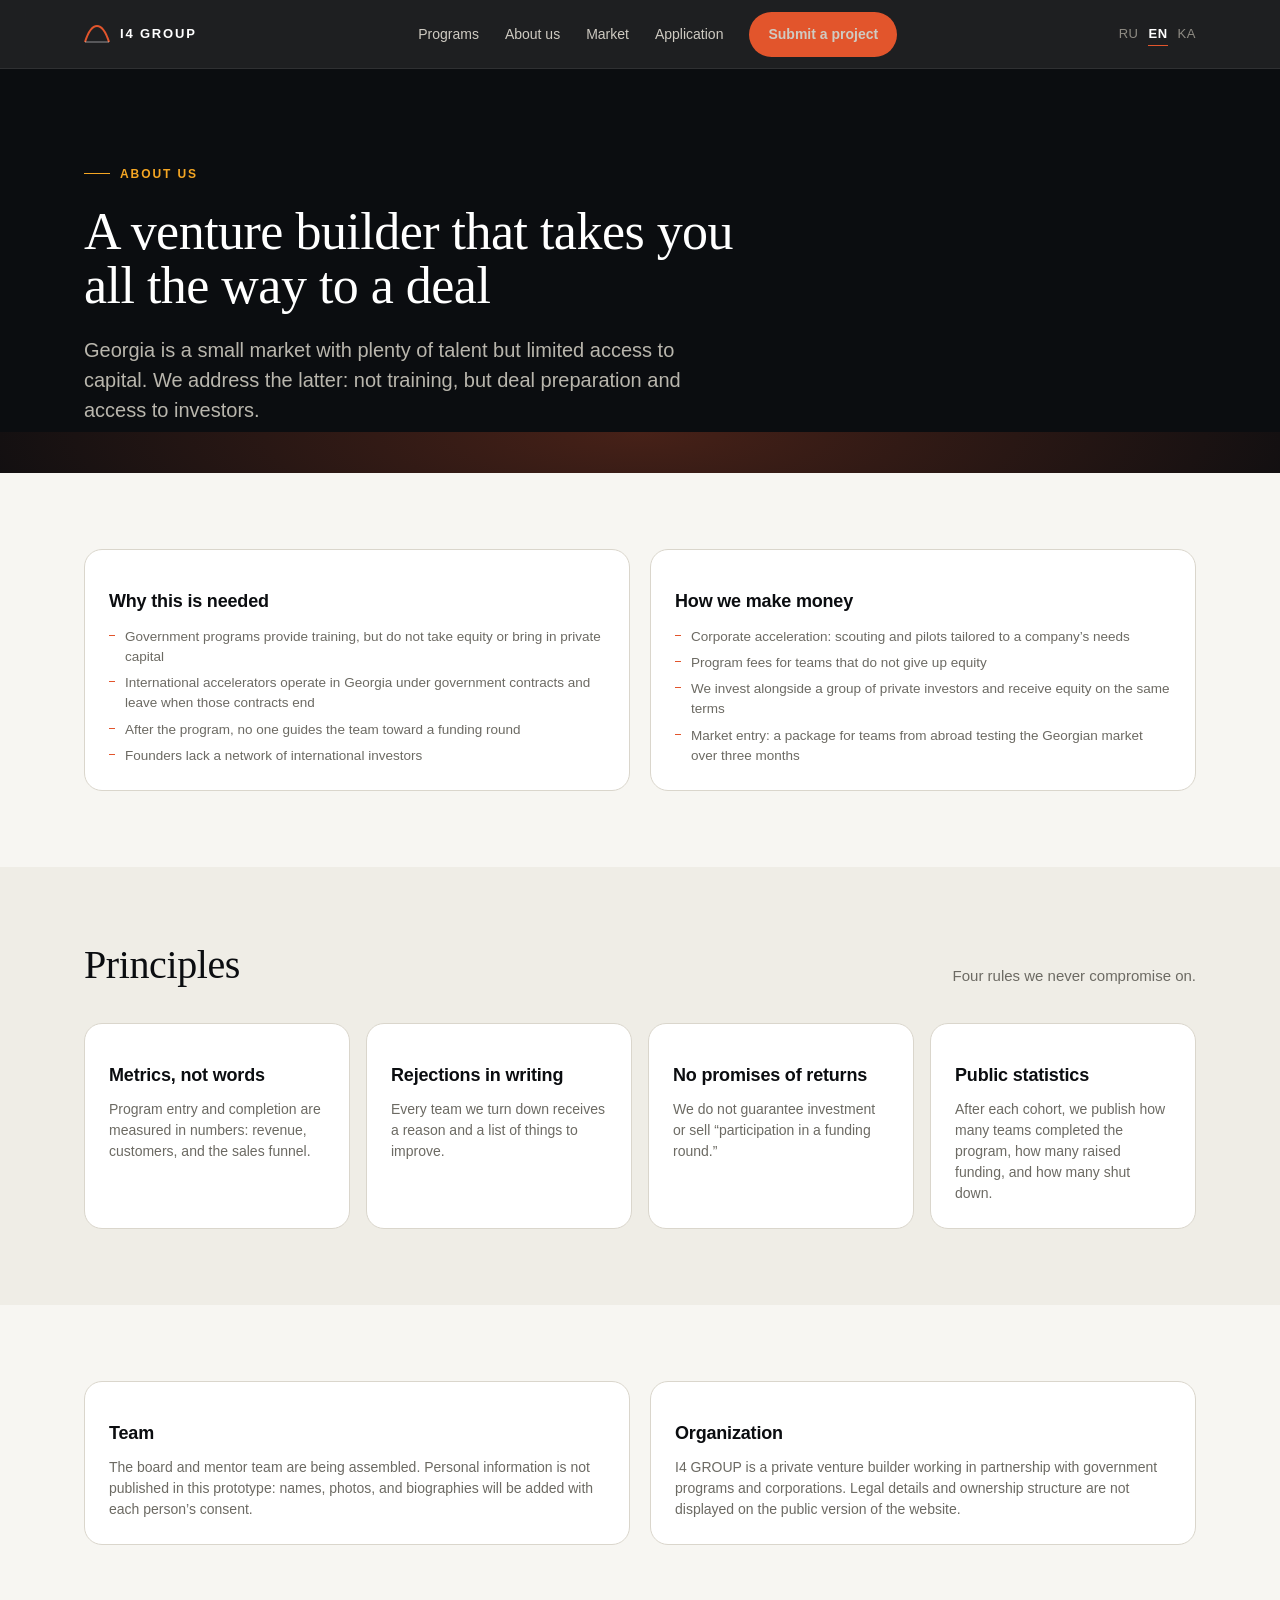
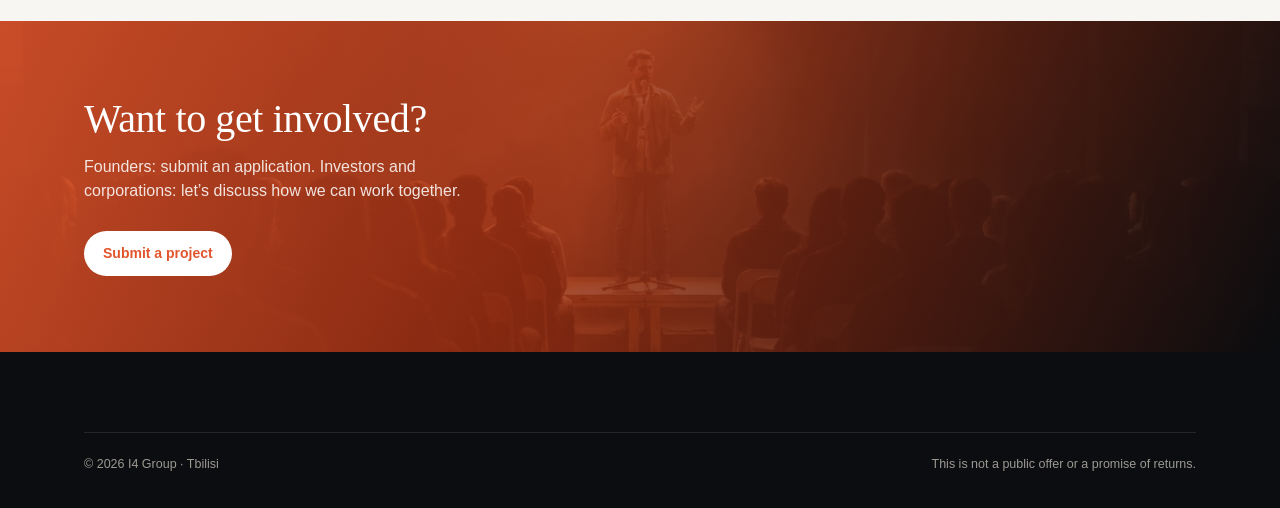
<file: en/about.html>
<!DOCTYPE html>
<html lang="en">
<head>
<meta charset="utf-8">
<meta name="viewport" content="width=device-width, initial-scale=1">
<title>About us — I4 GROUP</title>
<meta name="robots" content="noindex, nofollow">
<link rel="stylesheet" href="../assets/style.css?v=20261111a">
</head>
<body>
<header>
  <div class="wrap nav">
    <a class="brand" href="../index.html"><svg width="26" height="18" viewBox="0 0 26 18" fill="none" aria-hidden="true"><path d="M1 17C4.5 6 8 1 13 1s8.5 5 12 16" stroke="#e2552c" stroke-width="2"/><path d="M1 17h24" stroke="#fff" stroke-width="1" opacity=".5"/></svg>I4 Group</a>
    <nav id="nav">
      <a href="../program.html">Programs</a>
      <a href="about.html">About us</a>
      <a href="../cases.html">Market</a>
      <a href="../index.html#form">Application</a>
      <a class="btn btn-accent" href="../index.html#form">Submit a project</a>
    </nav>
              <div class="lang" aria-label="Language">
        <a href="../about.html">RU</a>
        <a class="on" href="about.html">EN</a>
        <a href="../ka/about.html">KA</a>
      </div>
    <button class="menu-btn" id="menuBtn" aria-label="Menu">☰</button>
  </div>
</header>

<section class="hero" style="padding-bottom:48px">
  <div class="wrap">
    <div class="eyebrow">About us</div>
    <h1 class="serif" style="font-size:clamp(30px,4.4vw,52px)">A venture builder that takes you all the way to a deal</h1>
    <p class="lead">Georgia is a small market with plenty of talent but limited access to capital. We address the latter: not training, but deal preparation and access to investors.</p>
  </div>
</section>

<section>
  <div class="wrap">
    <div class="grid-2">
      <article class="card">
        <h3>Why this is needed</h3>
        <ul>
          <li>Government programs provide training, but do not take equity or bring in private capital</li>
          <li>International accelerators operate in Georgia under government contracts and leave when those contracts end</li>
          <li>After the program, no one guides the team toward a funding round</li>
          <li>Founders lack a network of international investors</li>
        </ul>
      </article>
      <article class="card">
        <h3>How we make money</h3>
        <ul>
          <li>Corporate acceleration: scouting and pilots tailored to a company’s needs</li>
          <li>Program fees for teams that do not give up equity</li>
          <li>We invest alongside a group of private investors and receive equity on the same terms</li>
          <li>Market entry: a package for teams from abroad testing the Georgian market over three months</li>
        </ul>
      </article>
    </div>
  </div>
</section>

<section class="eco">
  <div class="wrap">
    <div class="sec-head">
      <h2 class="serif">Principles</h2>
      <p>Four rules we never compromise on.</p>
    </div>
    <div class="grid-4">
      <div class="card"><h3>Metrics, not words</h3><p>Program entry and completion are measured in numbers: revenue, customers, and the sales funnel.</p></div>
      <div class="card"><h3>Rejections in writing</h3><p>Every team we turn down receives a reason and a list of things to improve.</p></div>
      <div class="card"><h3>No promises of returns</h3><p>We do not guarantee investment or sell “participation in a funding round.”</p></div>
      <div class="card"><h3>Public statistics</h3><p>After each cohort, we publish how many teams completed the program, how many raised funding, and how many shut down.</p></div>
    </div>
  </div>
</section>

<section>
  <div class="wrap">
    <div class="grid-2">
      <article class="card">
        <h3>Team</h3>
        <p>The board and mentor team are being assembled. Personal information is not published in this prototype: names, photos, and biographies will be added with each person’s consent.</p>
      </article>
      <article class="card">
        <h3>Organization</h3>
        <p>I4 GROUP is a private venture builder working in partnership with government programs and corporations. Legal details and ownership structure are not displayed on the public version of the website.</p>
      </article>
    </div>
  </div>
</section>

<section class="cta">
  <div class="wrap">
    <h2 class="serif">Want to get involved?</h2>
    <p>Founders: submit an application. Investors and corporations: let’s discuss how we can work together.</p>
    <div class="cta-row"><a class="btn" href="../index.html#form">Submit a project</a></div>
  </div>
</section>

<footer>
  <div class="wrap">
    <div class="foot-bottom"><span>© 2026 I4 Group · Tbilisi</span><span>This is not a public offer or a promise of returns.</span></div>
  </div>
</footer>
<script src="../assets/app.js?v=20261111a"></script>
</body>
</html>
</file>
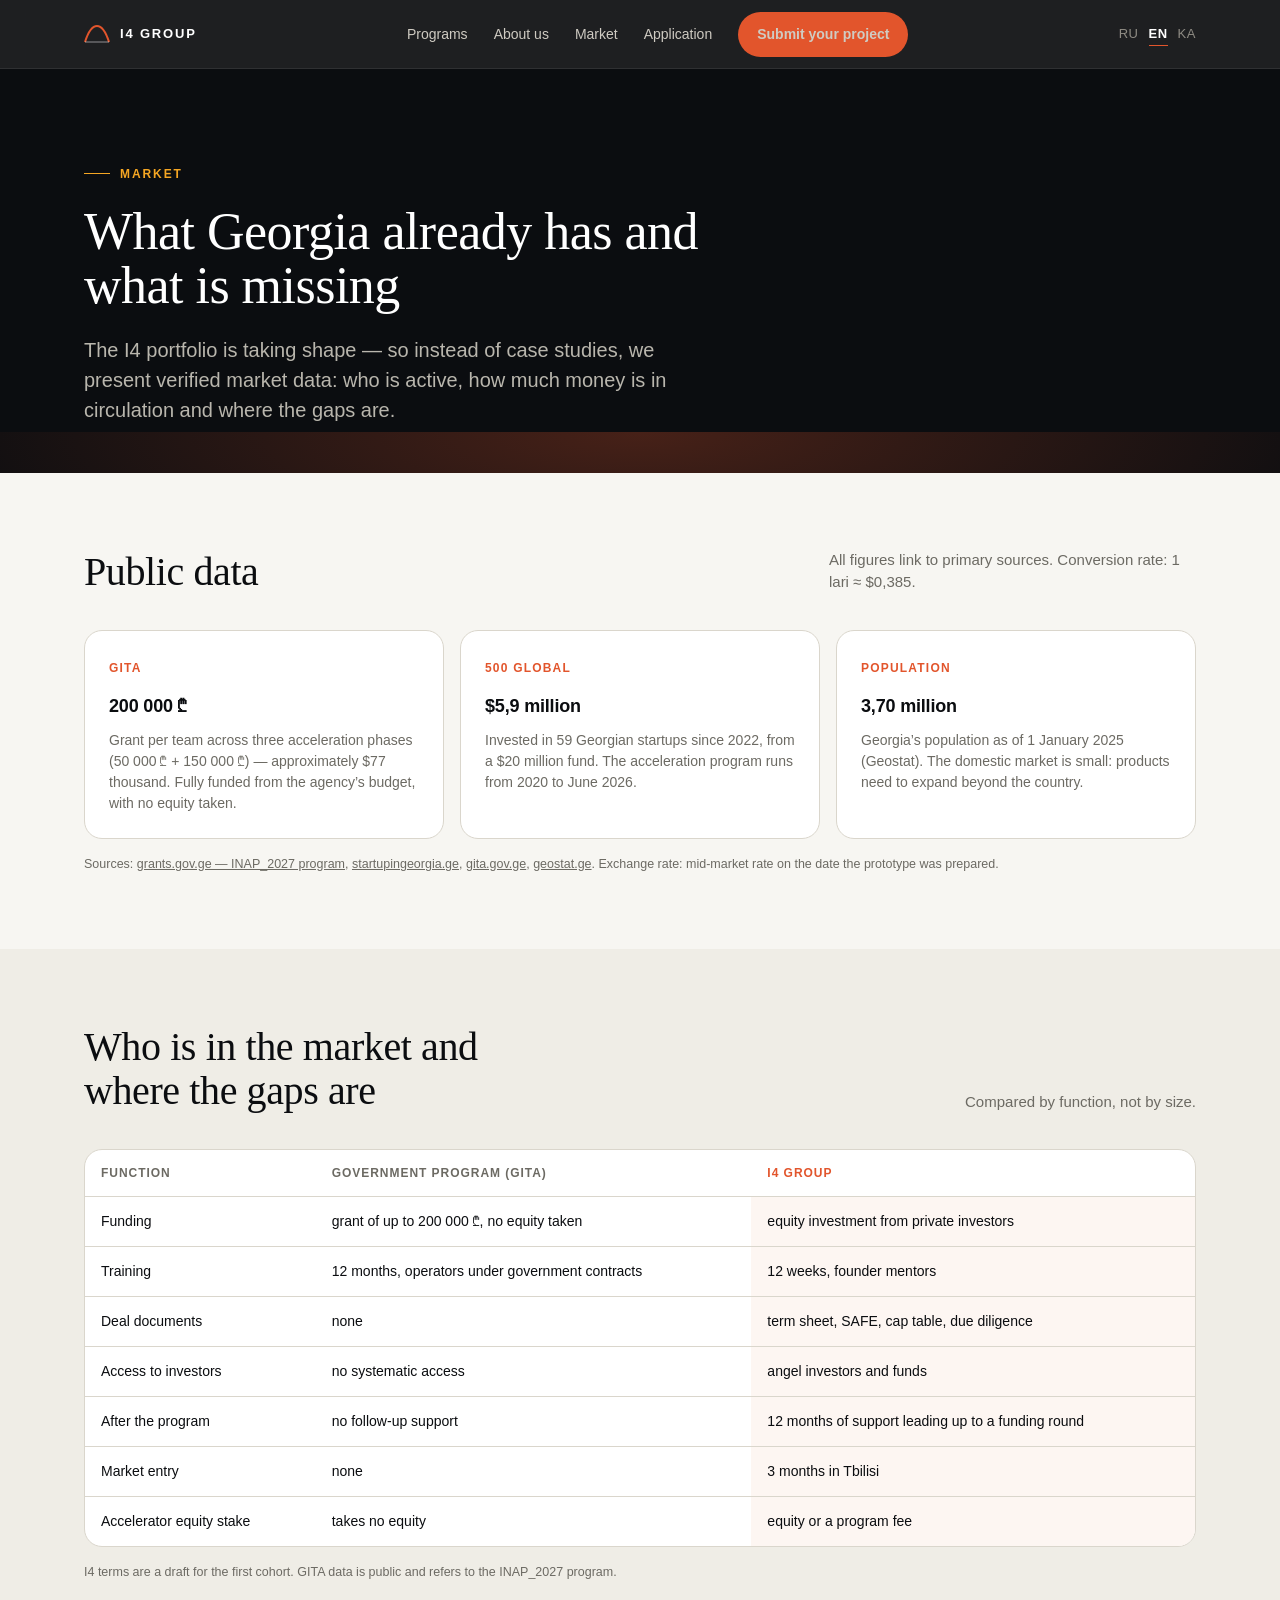
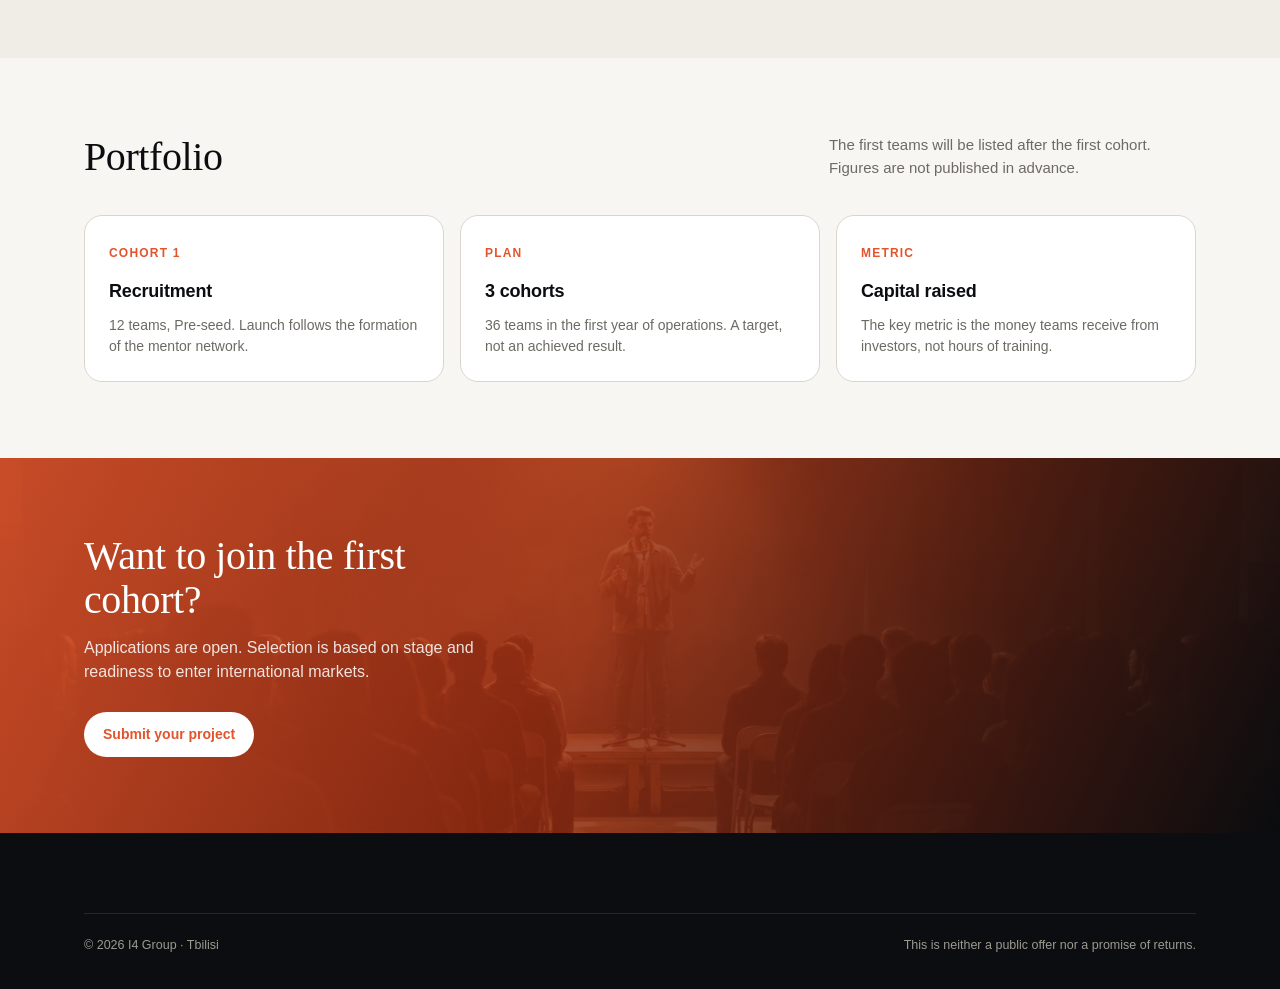
<file: en/cases.html>
<!DOCTYPE html>
<html lang="en">
<head>
<meta charset="utf-8">
<meta name="viewport" content="width=device-width, initial-scale=1">
<title>Georgia’s Market — I4 GROUP</title>
<meta name="robots" content="noindex, nofollow">
<link rel="stylesheet" href="../assets/style.css?v=20261111a">
</head>
<body>
<header>
  <div class="wrap nav">
    <a class="brand" href="../index.html"><svg width="26" height="18" viewBox="0 0 26 18" fill="none" aria-hidden="true"><path d="M1 17C4.5 6 8 1 13 1s8.5 5 12 16" stroke="#e2552c" stroke-width="2"/><path d="M1 17h24" stroke="#fff" stroke-width="1" opacity=".5"/></svg>I4 Group</a>
    <nav id="nav">
      <a href="../program.html">Programs</a>
      <a href="../about.html">About us</a>
      <a href="cases.html">Market</a>
      <a href="../index.html#form">Application</a>
      <a class="btn btn-accent" href="../index.html#form">Submit your project</a>
    </nav>
              <div class="lang" aria-label="Language">
        <a href="../cases.html">RU</a>
        <a class="on" href="cases.html">EN</a>
        <a href="../ka/cases.html">KA</a>
      </div>
    <button class="menu-btn" id="menuBtn" aria-label="Menu">☰</button>
  </div>
</header>

<section class="hero" style="padding-bottom:48px">
  <div class="wrap">
    <div class="eyebrow">Market</div>
    <h1 class="serif" style="font-size:clamp(30px,4.4vw,52px)">What Georgia already has and what is&nbsp;missing</h1>
    <p class="lead">The I4 portfolio is taking shape — so instead of case studies, we present verified market data: who is active, how much money is in circulation and where the gaps are.</p>
  </div>
</section>

<section>
  <div class="wrap">
    <div class="sec-head">
      <h2 class="serif">Public data</h2>
      <p>All figures link to primary sources. Conversion rate: 1 lari ≈ $0,385.</p>
    </div>
    <div class="grid-3">
      <article class="card"><span class="num">GITA</span><h3>200 000 ₾</h3><p>Grant per team across three acceleration phases (50 000 ₾ + 150 000 ₾) — approximately $77 thousand. Fully funded from the agency’s budget, with no equity taken.</p></article>
      <article class="card"><span class="num">500 GLOBAL</span><h3>$5,9 million</h3><p>Invested in 59 Georgian startups since 2022, from a $20 million fund. The acceleration program runs from 2020 to June 2026.</p></article>
      <article class="card"><span class="num">POPULATION</span><h3>3,70 million</h3><p>Georgia’s population as of 1 January 2025 (Geostat). The domestic market is small: products need to expand beyond the country.</p></article>
    </div>
    <p class="hint" style="margin-top:16px">
      Sources: <a href="https://grants.gov.ge/en/Grants?call=271" style="text-decoration:underline">grants.gov.ge — INAP_2027 program</a>,
      <a href="https://startupingeorgia.ge/en/programs-funding/150-000-lariani-sagranto-programa" style="text-decoration:underline">startupingeorgia.ge</a>,
      <a href="https://gita.gov.ge/en/programs" style="text-decoration:underline">gita.gov.ge</a>, <a href="https://www.geostat.ge/en/single-news/3425/number-of-population-as-of-january-1-2025" style="text-decoration:underline">geostat.ge</a>.
      Exchange rate: mid-market rate on the date the prototype was prepared.
    </p>
  </div>
</section>

<section class="eco">
  <div class="wrap">
    <div class="sec-head">
      <h2 class="serif">Who is in the market and where the gaps are</h2>
      <p>Compared by function, not by size.</p>
    </div>
    <div class="table-wrap">
      <table>
        <thead>
          <tr><th>Function</th><th>Government program (GITA)</th><th class="mine">I4 Group</th></tr>
        </thead>
        <tbody>
          <tr><td>Funding</td><td>grant of up to 200 000 ₾, no equity taken</td><td class="mine">equity investment from private investors</td></tr>
          <tr><td>Training</td><td>12 months, operators under government contracts</td><td class="mine">12 weeks, founder mentors</td></tr>
          <tr><td>Deal documents</td><td>none</td><td class="mine">term sheet, SAFE, cap table, due diligence</td></tr>
          <tr><td>Access to investors</td><td>no systematic access</td><td class="mine">angel investors and funds</td></tr>
          <tr><td>After the program</td><td>no follow-up support</td><td class="mine">12 months of support leading up to a funding round</td></tr>
          <tr><td>Market entry</td><td>none</td><td class="mine">3 months in Tbilisi</td></tr>
          <tr><td>Accelerator equity stake</td><td>takes no equity</td><td class="mine">equity or a program fee</td></tr>
        </tbody>
      </table>
    </div>

    <div class="compare-cards">
      <article class="cc">
        <h4>Funding</h4>
        <div class="cc-row"><span class="cc-label">GITA</span><span>grant of up to 200 000 ₾, no equity taken</span></div>
        <div class="cc-row mine"><span class="cc-label">I4 Group</span><span>equity investment from private investors</span></div>
      </article>
      <article class="cc">
        <h4>Training</h4>
        <div class="cc-row"><span class="cc-label">GITA</span><span>12 months, operators under government contracts</span></div>
        <div class="cc-row mine"><span class="cc-label">I4 Group</span><span>12 weeks, founder mentors</span></div>
      </article>
      <article class="cc">
        <h4>Deal documents</h4>
        <div class="cc-row"><span class="cc-label">GITA</span><span>none</span></div>
        <div class="cc-row mine"><span class="cc-label">I4 Group</span><span>term sheet, SAFE, cap table, due diligence</span></div>
      </article>
      <article class="cc">
        <h4>Access to investors</h4>
        <div class="cc-row"><span class="cc-label">GITA</span><span>no systematic access</span></div>
        <div class="cc-row mine"><span class="cc-label">I4 Group</span><span>angel investors and funds</span></div>
      </article>
      <article class="cc">
        <h4>After the program</h4>
        <div class="cc-row"><span class="cc-label">GITA</span><span>no follow-up support</span></div>
        <div class="cc-row mine"><span class="cc-label">I4 Group</span><span>12 months of support leading up to a funding round</span></div>
      </article>
      <article class="cc">
        <h4>Market entry</h4>
        <div class="cc-row"><span class="cc-label">GITA</span><span>none</span></div>
        <div class="cc-row mine"><span class="cc-label">I4 Group</span><span>3 months in Tbilisi</span></div>
      </article>
      <article class="cc">
        <h4>Accelerator equity stake</h4>
        <div class="cc-row"><span class="cc-label">GITA</span><span>takes no equity</span></div>
        <div class="cc-row mine"><span class="cc-label">I4 Group</span><span>equity or a program fee</span></div>
      </article>
    </div>
    <p class="hint" style="margin-top:16px">I4 terms are a draft for the first cohort. GITA data is public and refers to the INAP_2027 program.</p>
  </div>
</section>

<section>
  <div class="wrap">
    <div class="sec-head">
      <h2 class="serif">Portfolio</h2>
      <p>The first teams will be listed after the first cohort. Figures are not published in advance.</p>
    </div>
    <div class="grid-3">
      <div class="card"><span class="num">COHORT 1</span><h3>Recruitment</h3><p>12 teams, Pre-seed. Launch follows the formation of the mentor network.</p></div>
      <div class="card"><span class="num">PLAN</span><h3>3 cohorts</h3><p>36 teams in the first year of operations. A target, not an achieved result.</p></div>
      <div class="card"><span class="num">METRIC</span><h3>Capital raised</h3><p>The key metric is the money teams receive from investors, not hours of training.</p></div>
    </div>
  </div>
</section>

<section class="cta">
  <div class="wrap">
    <h2 class="serif">Want to join the first cohort?</h2>
    <p>Applications are open. Selection is based on stage and readiness to enter international markets.</p>
    <div class="cta-row"><a class="btn" href="../index.html#form">Submit your project</a></div>
  </div>
</section>

<footer>
  <div class="wrap">
    <div class="foot-bottom"><span>© 2026 I4 Group · Tbilisi</span><span>This is neither a public offer nor a promise of returns.</span></div>
  </div>
</footer>
<script src="../assets/app.js?v=20261111a"></script>
</body>
</html>
</file>
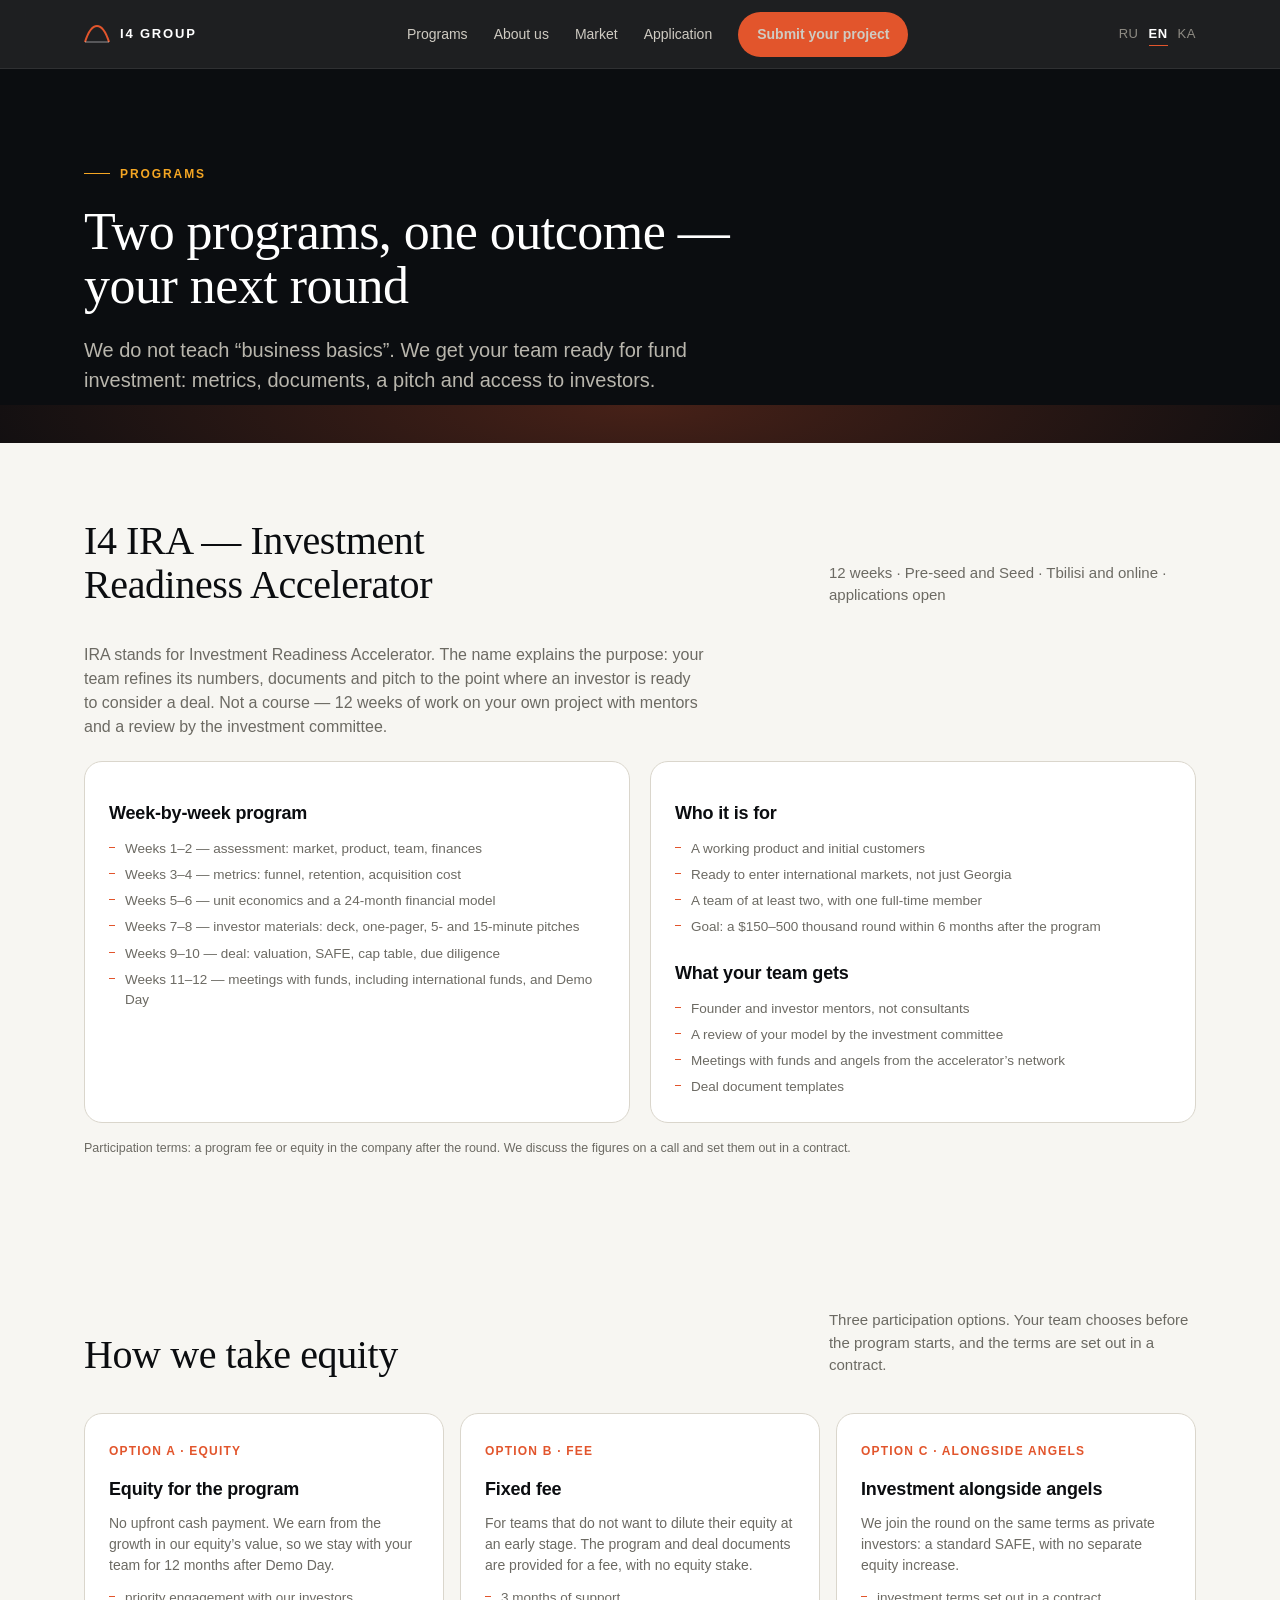
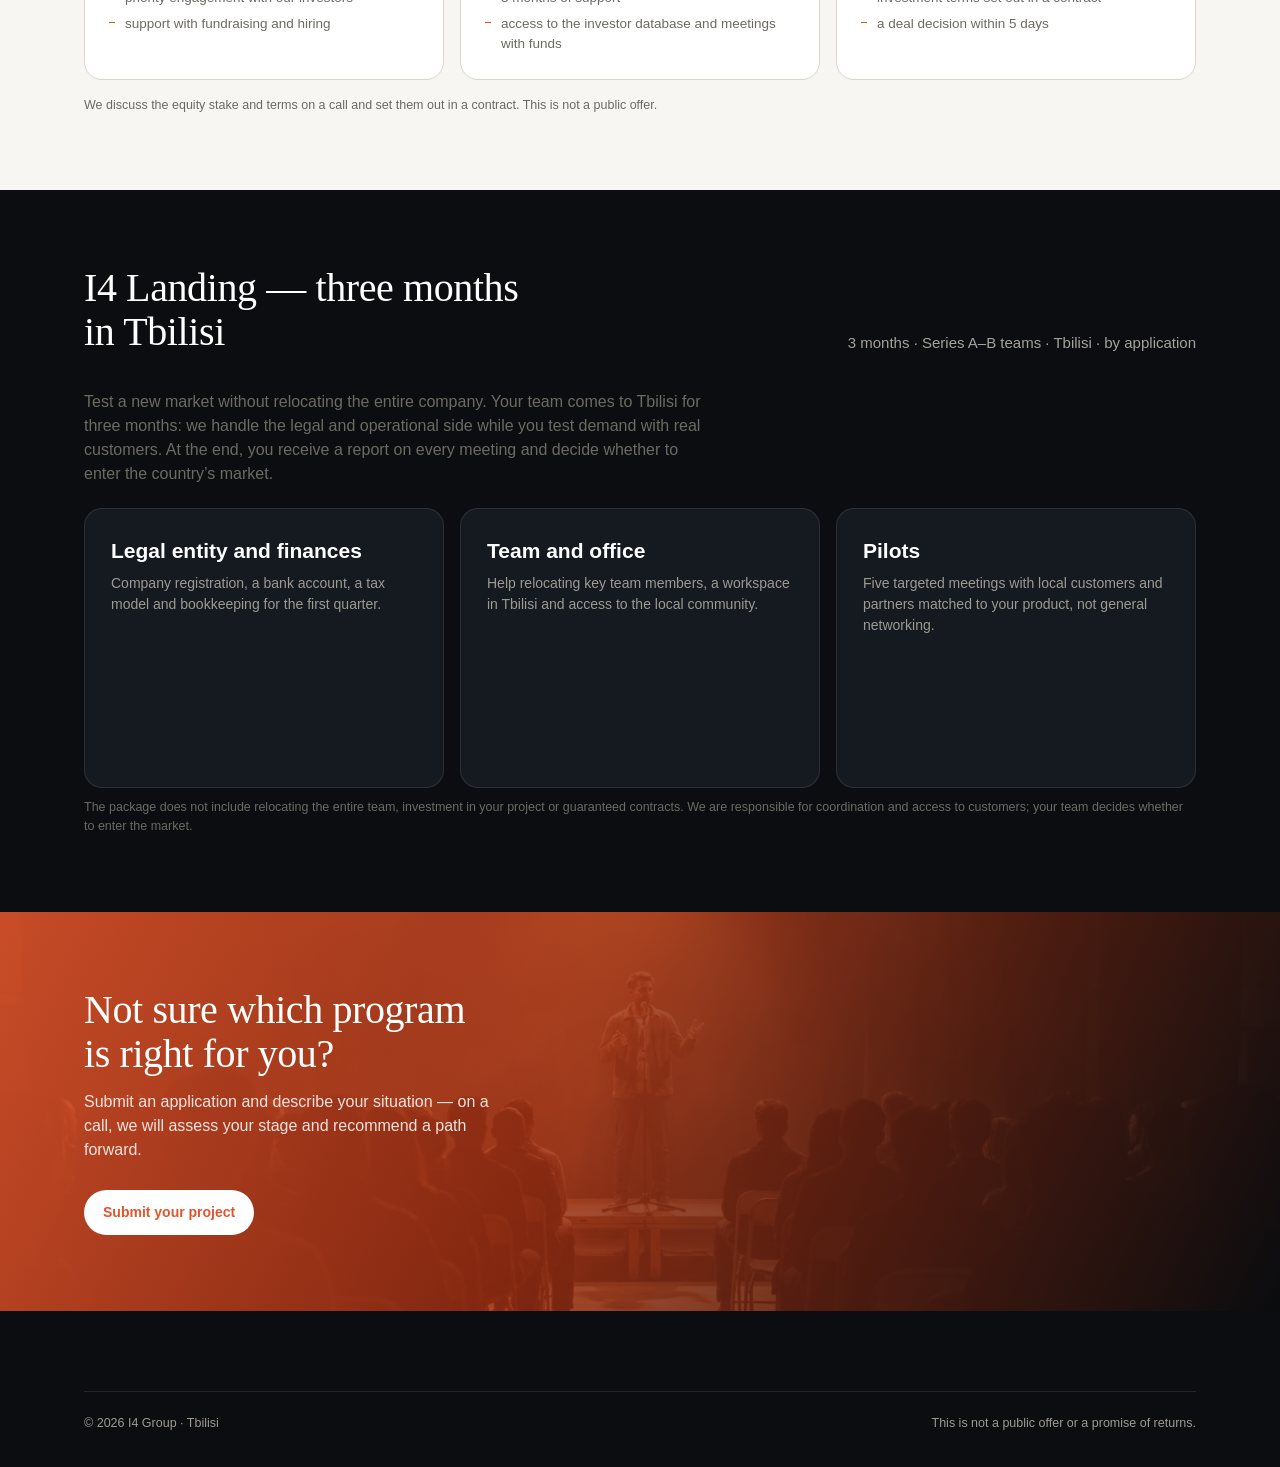
<file: en/program.html>
<!DOCTYPE html>
<html lang="en">
<head>
<meta charset="utf-8">
<meta name="viewport" content="width=device-width, initial-scale=1">
<title>Programs — I4 GROUP</title>
<meta name="robots" content="noindex, nofollow">
<link rel="stylesheet" href="../assets/style.css?v=20261111a">
</head>
<body>
<header>
  <div class="wrap nav">
    <a class="brand" href="../index.html"><svg width="26" height="18" viewBox="0 0 26 18" fill="none" aria-hidden="true"><path d="M1 17C4.5 6 8 1 13 1s8.5 5 12 16" stroke="#e2552c" stroke-width="2"/><path d="M1 17h24" stroke="#fff" stroke-width="1" opacity=".5"/></svg>I4 Group</a>
    <nav id="nav">
      <a href="program.html">Programs</a>
      <a href="../about.html">About us</a>
      <a href="../cases.html">Market</a>
      <a href="../index.html#form">Application</a>
      <a class="btn btn-accent" href="../index.html#form">Submit your project</a>
    </nav>
              <div class="lang" aria-label="Language">
        <a href="../program.html">RU</a>
        <a class="on" href="program.html">EN</a>
        <a href="../ka/program.html">KA</a>
      </div>
    <button class="menu-btn" id="menuBtn" aria-label="Menu">☰</button>
  </div>
</header>

<section class="hero" style="padding-bottom:48px">
  <div class="wrap">
    <div class="eyebrow">Programs</div>
    <h1 class="serif" style="font-size:clamp(30px,4.4vw,52px)">Two programs, one outcome&nbsp;— your next round</h1>
    <p class="lead">We do not teach “business basics”. We get your team ready for fund investment: metrics, documents, a pitch and access to investors.</p>
  </div>
</section>

<section id="ira">
  <div class="wrap">
    <div class="sec-head">
      <h2 class="serif">I4 IRA — Investment Readiness Accelerator</h2>
      <p>12 weeks · Pre-seed and Seed · Tbilisi and online · applications open</p>
    </div>
    <p style="max-width:70ch;color:var(--muted);margin-bottom:22px">IRA stands for Investment Readiness Accelerator. The name explains the purpose: your team refines its numbers, documents and pitch to the point where an investor is ready to consider a deal. Not a course — 12 weeks of work on your own project with mentors and a review by the investment committee.</p>
    <div class="grid-2">
      <article class="card">
        <h3>Week-by-week program</h3>
        <ul>
          <li>Weeks 1–2 — assessment: market, product, team, finances</li>
          <li>Weeks 3–4 — metrics: funnel, retention, acquisition cost</li>
          <li>Weeks 5–6 — unit economics and a 24-month financial model</li>
          <li>Weeks 7–8 — investor materials: deck, one-pager, 5- and 15-minute pitches</li>
          <li>Weeks 9–10 — deal: valuation, SAFE, cap table, due diligence</li>
          <li>Weeks 11–12 — meetings with funds, including international funds, and Demo Day</li>
        </ul>
      </article>
      <article class="card">
        <h3>Who it is for</h3>
        <ul>
          <li>A working product and initial customers</li>
          <li>Ready to enter international markets, not just Georgia</li>
          <li>A team of at least two, with one full-time member</li>
          <li>Goal: a $150–500 thousand round within 6 months after the program</li>
        </ul>
        <h3 style="margin-top:22px">What your team gets</h3>
        <ul>
          <li>Founder and investor mentors, not consultants</li>
          <li>A review of your model by the investment committee</li>
          <li>Meetings with funds and angels from the accelerator’s network</li>
          <li>Deal document templates</li>
        </ul>
      </article>
    </div>
    <p class="hint" style="margin-top:16px">Participation terms: a program fee or equity in the company after the round. We discuss the figures on a call and set them out in a contract.</p>
  </div>
</section>

<section id="terms">
  <div class="wrap">
    <div class="sec-head">
      <h2 class="serif">How we take equity</h2>
      <p>Three participation options. Your team chooses before the program starts, and the terms are set out in a contract.</p>
    </div>
    <div class="grid-3">
      <article class="card">
        <span class="num">OPTION A · EQUITY</span>
        <h3>Equity for the program</h3>
        <p>No upfront cash payment. We earn from the growth in our equity’s value, so we stay with your team for 12 months after Demo Day.</p>
        <ul><li>priority engagement with our investors</li><li>support with fundraising and hiring</li></ul>
      </article>
      <article class="card">
        <span class="num">OPTION B · FEE</span>
        <h3>Fixed fee</h3>
        <p>For teams that do not want to dilute their equity at an early stage. The program and deal documents are provided for a fee, with no equity stake.</p>
        <ul><li>3 months of support</li><li>access to the investor database and meetings with funds</li></ul>
      </article>
      <article class="card">
        <span class="num">OPTION C · ALONGSIDE ANGELS</span>
        <h3>Investment alongside angels</h3>
        <p>We join the round on the same terms as private investors: a standard SAFE, with no separate equity increase.</p>
        <ul><li>investment terms set out in a contract</li><li>a deal decision within 5 days</li></ul>
      </article>
    </div>
    <p class="hint" style="margin-top:16px">We discuss the equity stake and terms on a call and set them out in a contract. This is not a public offer.</p>
  </div>
</section>

<section class="prog" id="landing">
  <div class="wrap">
    <div class="sec-head">
      <h2 class="serif">I4 Landing — three months in Tbilisi</h2>
      <p>3 months · Series A–B teams · Tbilisi · by application</p>
    </div>
    <p style="max-width:70ch;color:var(--muted);margin-bottom:22px">Test a new market without relocating the entire company. Your team comes to Tbilisi for three months: we handle the legal and operational side while you test demand with real customers. At the end, you receive a report on every meeting and decide whether to enter the country’s market.</p>
    <div class="grid-3">
      <div class="pcard"><div><h3>Legal entity and finances</h3><p>Company registration, a bank account, a tax model and bookkeeping for the first quarter.</p></div></div>
      <div class="pcard"><div><h3>Team and office</h3><p>Help relocating key team members, a workspace in Tbilisi and access to the local community.</p></div></div>
      <div class="pcard"><div><h3>Pilots</h3><p>Five targeted meetings with local customers and partners matched to your product, not general networking.</p></div></div>
    </div>
    <p class="hint">The package does not include relocating the entire team, investment in your project or guaranteed contracts. We are responsible for coordination and access to customers; your team decides whether to enter the market.</p>
  </div>
</section>

<section class="cta">
  <div class="wrap">
    <h2 class="serif">Not sure which program is right for you?</h2>
    <p>Submit an application and describe your situation — on a call, we will assess your stage and recommend a path forward.</p>
    <div class="cta-row"><a class="btn" href="../index.html#form">Submit your project</a></div>
  </div>
</section>

<footer>
  <div class="wrap">
    <div class="foot-bottom"><span>© 2026 I4 Group · Tbilisi</span><span>This is not a public offer or a promise of returns.</span></div>
  </div>
</footer>
<script src="../assets/app.js?v=20261111a"></script>
</body>
</html>
</file>
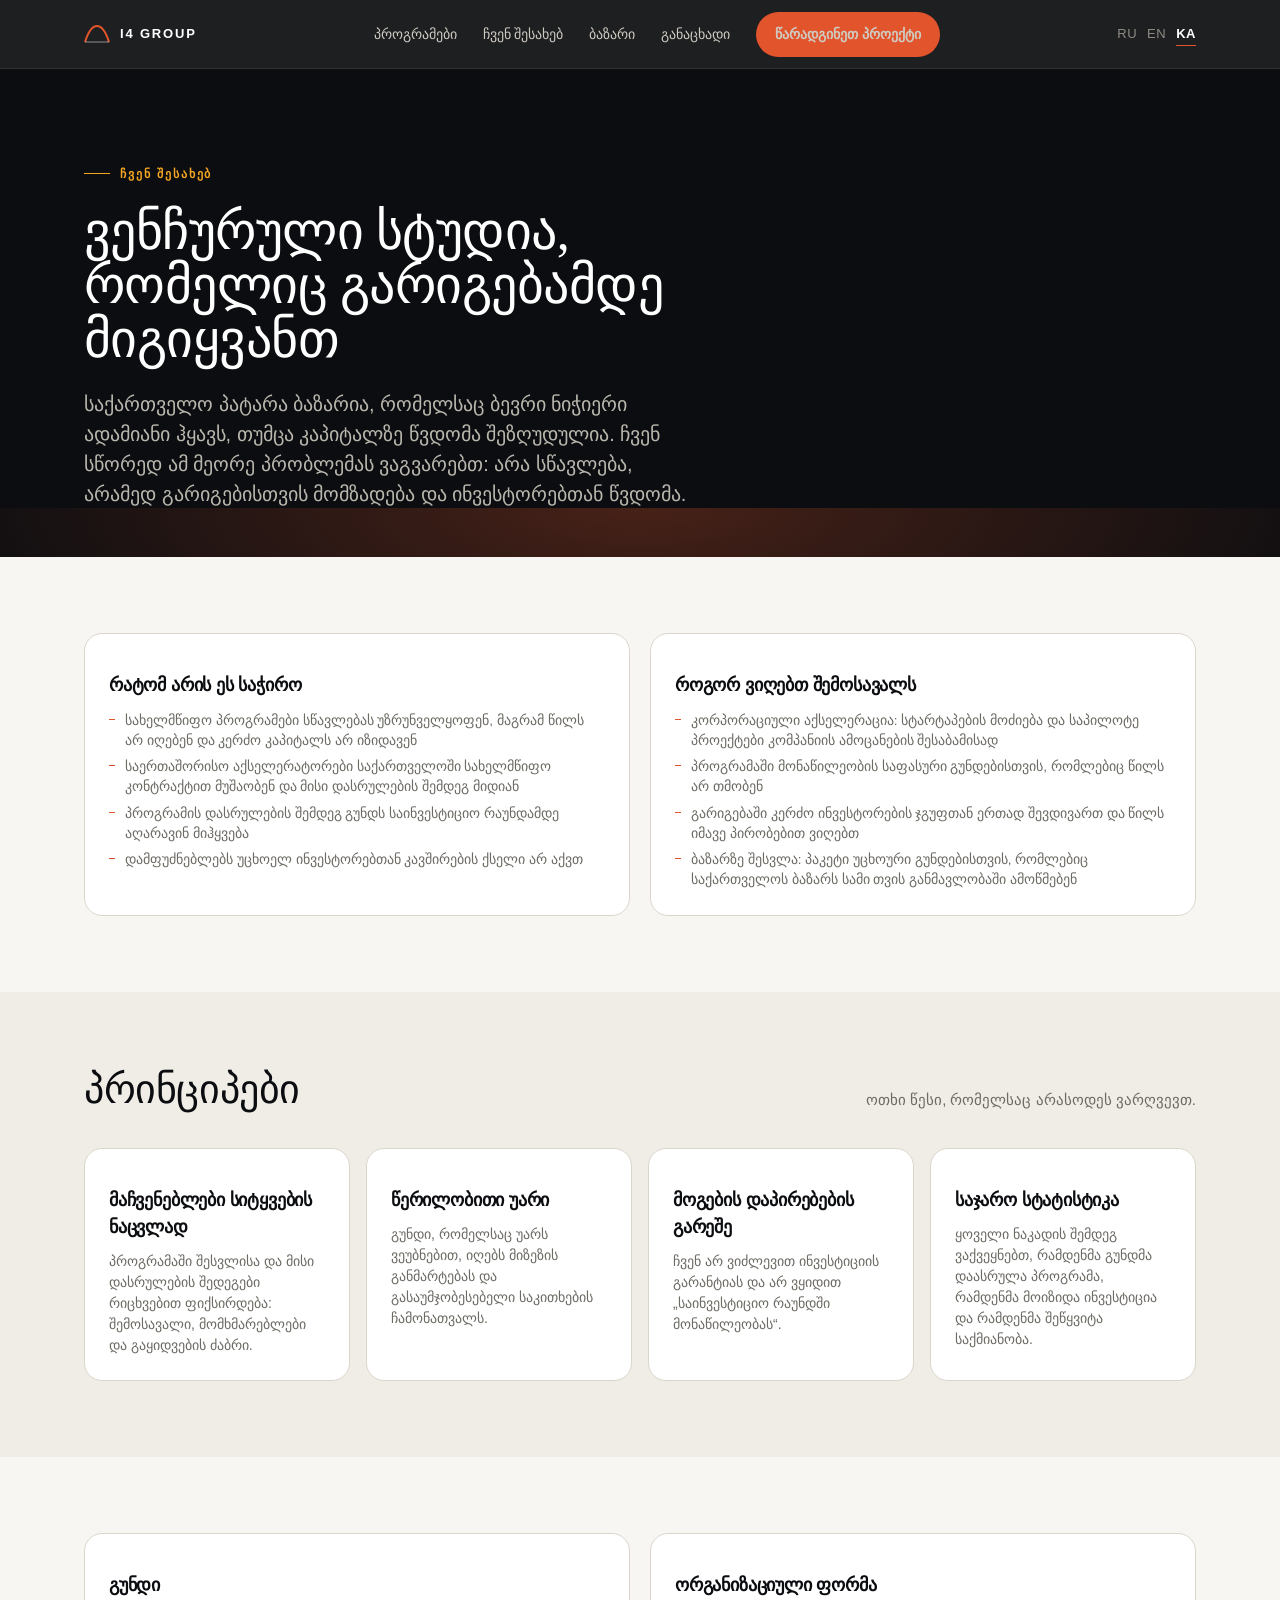
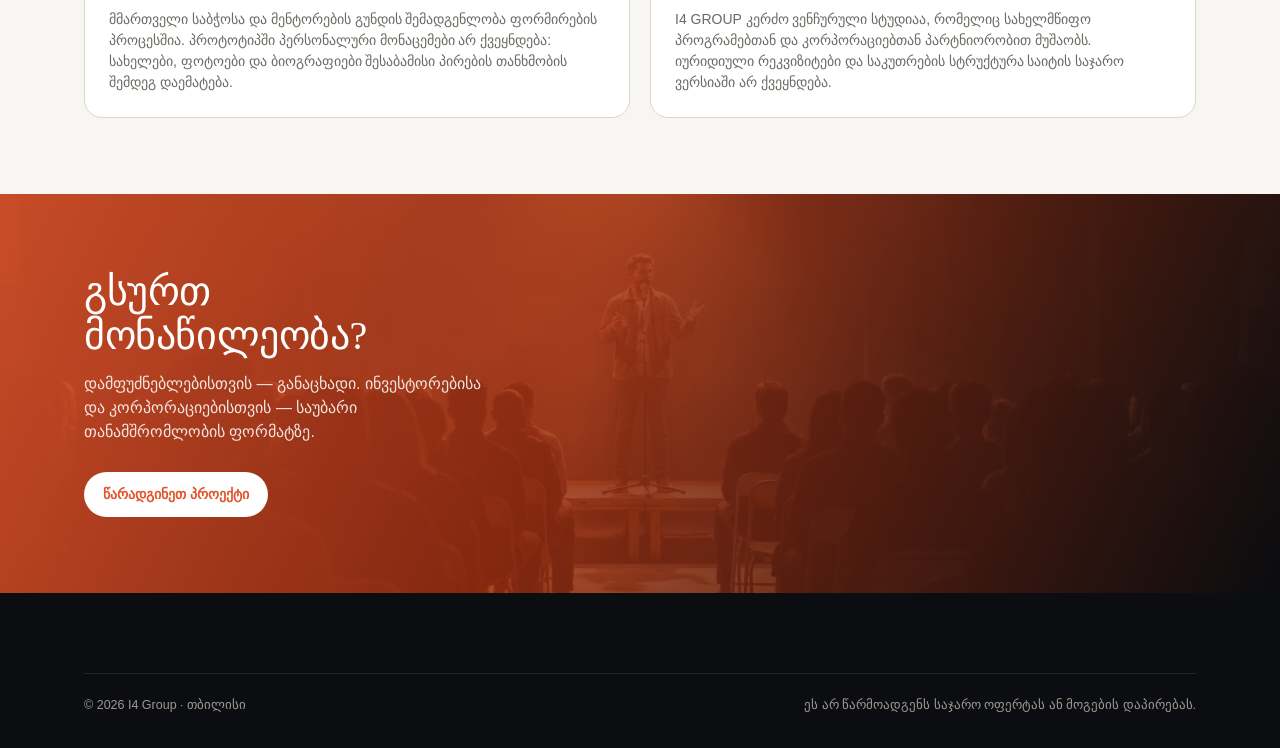
<file: ka/about.html>
<!DOCTYPE html>
<html lang="ka">
<head>
<meta charset="utf-8">
<meta name="viewport" content="width=device-width, initial-scale=1">
<title>ჩვენ შესახებ — I4 GROUP</title>
<meta name="robots" content="noindex, nofollow">
<link rel="stylesheet" href="../assets/style.css?v=20261111a">
</head>
<body>
<header>
  <div class="wrap nav">
    <a class="brand" href="../index.html"><svg width="26" height="18" viewBox="0 0 26 18" fill="none" aria-hidden="true"><path d="M1 17C4.5 6 8 1 13 1s8.5 5 12 16" stroke="#e2552c" stroke-width="2"/><path d="M1 17h24" stroke="#fff" stroke-width="1" opacity=".5"/></svg>I4 Group</a>
    <nav id="nav">
      <a href="../program.html">პროგრამები</a>
      <a href="about.html">ჩვენ შესახებ</a>
      <a href="../cases.html">ბაზარი</a>
      <a href="../index.html#form">განაცხადი</a>
      <a class="btn btn-accent" href="../index.html#form">წარადგინეთ პროექტი</a>
    </nav>
              <div class="lang" aria-label="ენა">
        <a href="../about.html">RU</a>
        <a href="../en/about.html">EN</a>
        <a class="on" href="about.html">KA</a>
      </div>
    <button class="menu-btn" id="menuBtn" aria-label="მენიუ">☰</button>
  </div>
</header>

<section class="hero" style="padding-bottom:48px">
  <div class="wrap">
    <div class="eyebrow">ჩვენ შესახებ</div>
    <h1 class="serif" style="font-size:clamp(30px,4.4vw,52px)">ვენჩურული სტუდია, რომელიც გარიგებამდე მიგიყვანთ</h1>
    <p class="lead">საქართველო პატარა ბაზარია, რომელსაც ბევრი ნიჭიერი ადამიანი ჰყავს, თუმცა კაპიტალზე წვდომა შეზღუდულია. ჩვენ სწორედ ამ მეორე პრობლემას ვაგვარებთ: არა სწავლება, არამედ გარიგებისთვის მომზადება და ინვესტორებთან წვდომა.</p>
  </div>
</section>

<section>
  <div class="wrap">
    <div class="grid-2">
      <article class="card">
        <h3>რატომ არის ეს საჭირო</h3>
        <ul>
          <li>სახელმწიფო პროგრამები სწავლებას უზრუნველყოფენ, მაგრამ წილს არ იღებენ და კერძო კაპიტალს არ იზიდავენ</li>
          <li>საერთაშორისო აქსელერატორები საქართველოში სახელმწიფო კონტრაქტით მუშაობენ და მისი დასრულების შემდეგ მიდიან</li>
          <li>პროგრამის დასრულების შემდეგ გუნდს საინვესტიციო რაუნდამდე აღარავინ მიჰყვება</li>
          <li>დამფუძნებლებს უცხოელ ინვესტორებთან კავშირების ქსელი არ აქვთ</li>
        </ul>
      </article>
      <article class="card">
        <h3>როგორ ვიღებთ შემოსავალს</h3>
        <ul>
          <li>კორპორაციული აქსელერაცია: სტარტაპების მოძიება და საპილოტე პროექტები კომპანიის ამოცანების შესაბამისად</li>
          <li>პროგრამაში მონაწილეობის საფასური გუნდებისთვის, რომლებიც წილს არ თმობენ</li>
          <li>გარიგებაში კერძო ინვესტორების ჯგუფთან ერთად შევდივართ და წილს იმავე პირობებით ვიღებთ</li>
          <li>ბაზარზე შესვლა: პაკეტი უცხოური გუნდებისთვის, რომლებიც საქართველოს ბაზარს სამი თვის განმავლობაში ამოწმებენ</li>
        </ul>
      </article>
    </div>
  </div>
</section>

<section class="eco">
  <div class="wrap">
    <div class="sec-head">
      <h2 class="serif">პრინციპები</h2>
      <p>ოთხი წესი, რომელსაც არასოდეს ვარღვევთ.</p>
    </div>
    <div class="grid-4">
      <div class="card"><h3>მაჩვენებლები სიტყვების ნაცვლად</h3><p>პროგრამაში შესვლისა და მისი დასრულების შედეგები რიცხვებით ფიქსირდება: შემოსავალი, მომხმარებლები და გაყიდვების ძაბრი.</p></div>
      <div class="card"><h3>წერილობითი უარი</h3><p>გუნდი, რომელსაც უარს ვეუბნებით, იღებს მიზეზის განმარტებას და გასაუმჯობესებელი საკითხების ჩამონათვალს.</p></div>
      <div class="card"><h3>მოგების დაპირებების გარეშე</h3><p>ჩვენ არ ვიძლევით ინვესტიციის გარანტიას და არ ვყიდით „საინვესტიციო რაუნდში მონაწილეობას“.</p></div>
      <div class="card"><h3>საჯარო სტატისტიკა</h3><p>ყოველი ნაკადის შემდეგ ვაქვეყნებთ, რამდენმა გუნდმა დაასრულა პროგრამა, რამდენმა მოიზიდა ინვესტიცია და რამდენმა შეწყვიტა საქმიანობა.</p></div>
    </div>
  </div>
</section>

<section>
  <div class="wrap">
    <div class="grid-2">
      <article class="card">
        <h3>გუნდი</h3>
        <p>მმართველი საბჭოსა და მენტორების გუნდის შემადგენლობა ფორმირების პროცესშია. პროტოტიპში პერსონალური მონაცემები არ ქვეყნდება: სახელები, ფოტოები და ბიოგრაფიები შესაბამისი პირების თანხმობის შემდეგ დაემატება.</p>
      </article>
      <article class="card">
        <h3>ორგანიზაციული ფორმა</h3>
        <p>I4 GROUP კერძო ვენჩურული სტუდიაა, რომელიც სახელმწიფო პროგრამებთან და კორპორაციებთან პარტნიორობით მუშაობს. იურიდიული რეკვიზიტები და საკუთრების სტრუქტურა საიტის საჯარო ვერსიაში არ ქვეყნდება.</p>
      </article>
    </div>
  </div>
</section>

<section class="cta">
  <div class="wrap">
    <h2 class="serif">გსურთ მონაწილეობა?</h2>
    <p>დამფუძნებლებისთვის — განაცხადი. ინვესტორებისა და კორპორაციებისთვის — საუბარი თანამშრომლობის ფორმატზე.</p>
    <div class="cta-row"><a class="btn" href="../index.html#form">წარადგინეთ პროექტი</a></div>
  </div>
</section>

<footer>
  <div class="wrap">
    <div class="foot-bottom"><span>© 2026 I4 Group · თბილისი</span><span>ეს არ წარმოადგენს საჯარო ოფერტას ან მოგების დაპირებას.</span></div>
  </div>
</footer>
<script src="../assets/app.js?v=20261111a"></script>
</body>
</html>
</file>
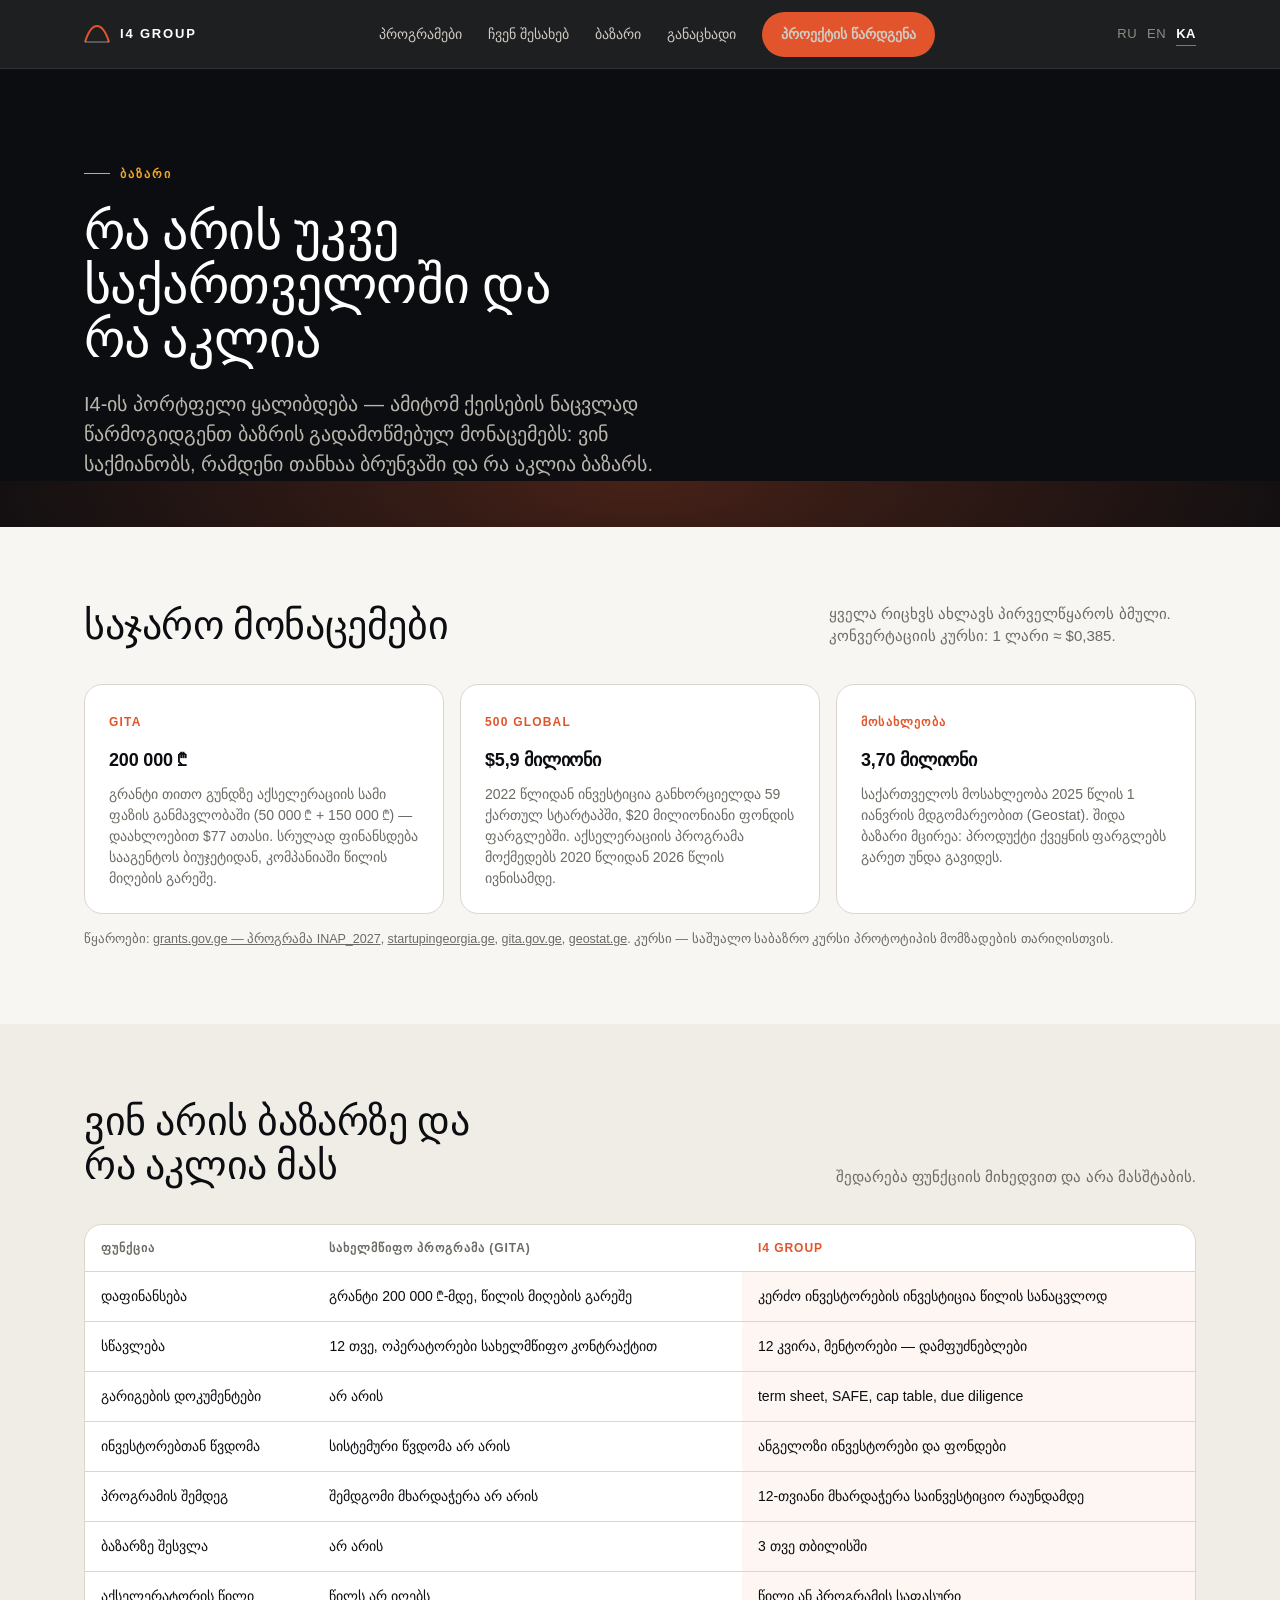
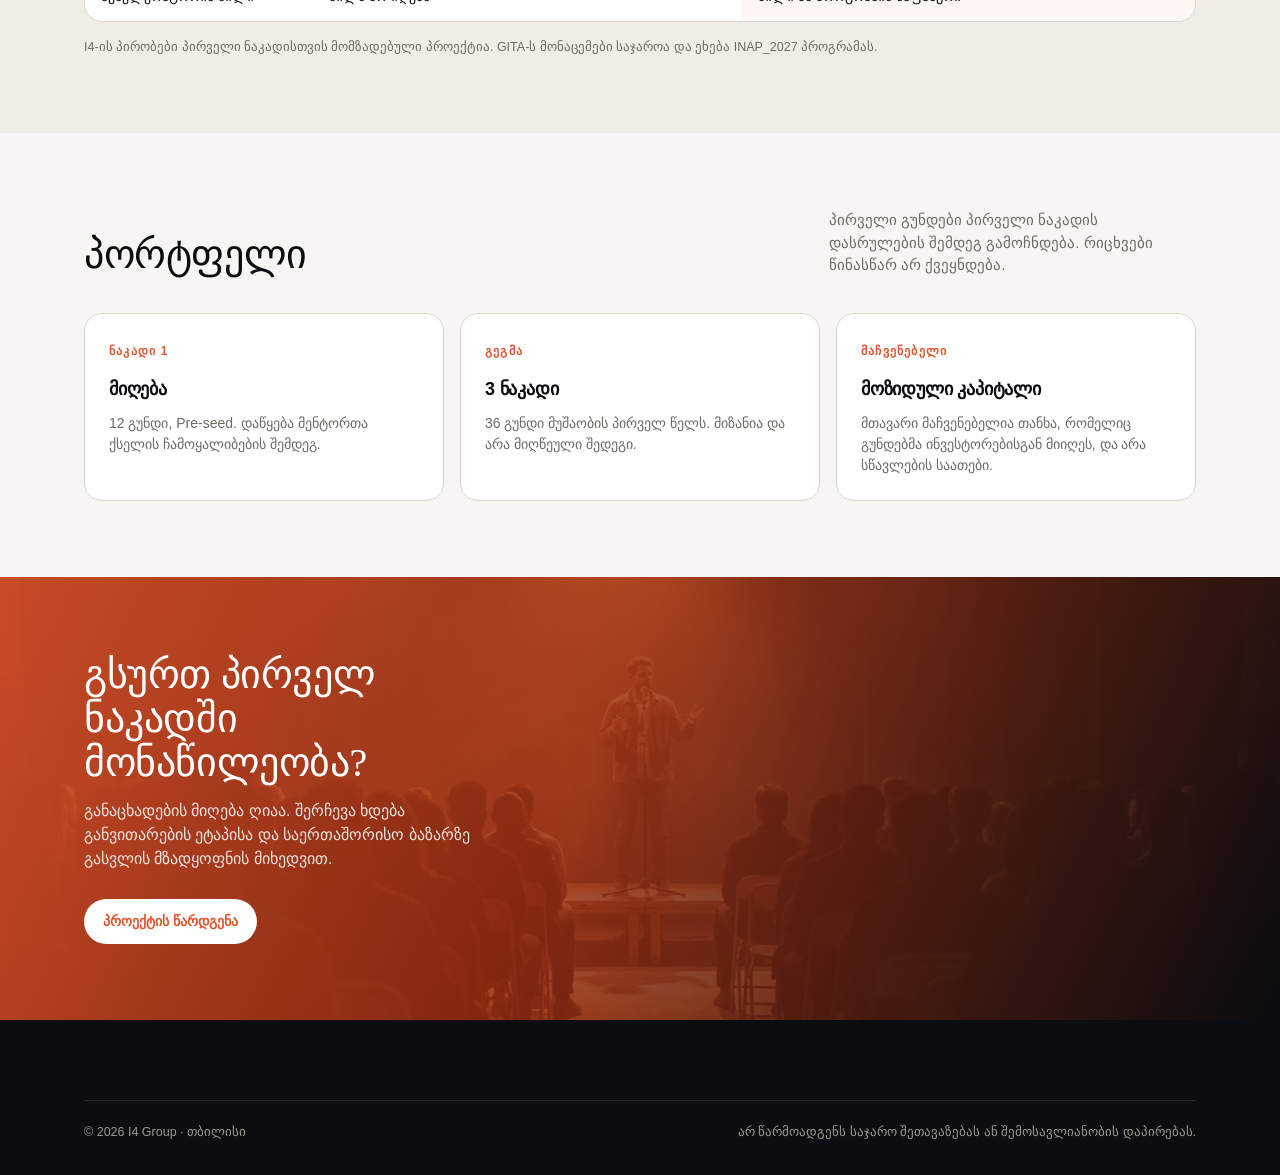
<file: ka/cases.html>
<!DOCTYPE html>
<html lang="ka">
<head>
<meta charset="utf-8">
<meta name="viewport" content="width=device-width, initial-scale=1">
<title>საქართველოს ბაზარი — I4 GROUP</title>
<meta name="robots" content="noindex, nofollow">
<link rel="stylesheet" href="../assets/style.css?v=20261111a">
</head>
<body>
<header>
  <div class="wrap nav">
    <a class="brand" href="../index.html"><svg width="26" height="18" viewBox="0 0 26 18" fill="none" aria-hidden="true"><path d="M1 17C4.5 6 8 1 13 1s8.5 5 12 16" stroke="#e2552c" stroke-width="2"/><path d="M1 17h24" stroke="#fff" stroke-width="1" opacity=".5"/></svg>I4 Group</a>
    <nav id="nav">
      <a href="../program.html">პროგრამები</a>
      <a href="../about.html">ჩვენ შესახებ</a>
      <a href="cases.html">ბაზარი</a>
      <a href="../index.html#form">განაცხადი</a>
      <a class="btn btn-accent" href="../index.html#form">პროექტის წარდგენა</a>
    </nav>
              <div class="lang" aria-label="ენა">
        <a href="../cases.html">RU</a>
        <a href="../en/cases.html">EN</a>
        <a class="on" href="cases.html">KA</a>
      </div>
    <button class="menu-btn" id="menuBtn" aria-label="მენიუ">☰</button>
  </div>
</header>

<section class="hero" style="padding-bottom:48px">
  <div class="wrap">
    <div class="eyebrow">ბაზარი</div>
    <h1 class="serif" style="font-size:clamp(30px,4.4vw,52px)">რა არის უკვე საქართველოში და რა&nbsp;აკლია</h1>
    <p class="lead">I4-ის პორტფელი ყალიბდება — ამიტომ ქეისების ნაცვლად წარმოგიდგენთ ბაზრის გადამოწმებულ მონაცემებს: ვინ საქმიანობს, რამდენი თანხაა ბრუნვაში და რა აკლია ბაზარს.</p>
  </div>
</section>

<section>
  <div class="wrap">
    <div class="sec-head">
      <h2 class="serif">საჯარო მონაცემები</h2>
      <p>ყველა რიცხვს ახლავს პირველწყაროს ბმული. კონვერტაციის კურსი: 1 ლარი ≈ $0,385.</p>
    </div>
    <div class="grid-3">
      <article class="card"><span class="num">GITA</span><h3>200 000 ₾</h3><p>გრანტი თითო გუნდზე აქსელერაციის სამი ფაზის განმავლობაში (50 000 ₾ + 150 000 ₾) — დაახლოებით $77 ათასი. სრულად ფინანსდება სააგენტოს ბიუჯეტიდან, კომპანიაში წილის მიღების გარეშე.</p></article>
      <article class="card"><span class="num">500 GLOBAL</span><h3>$5,9 მილიონი</h3><p>2022 წლიდან ინვესტიცია განხორციელდა 59 ქართულ სტარტაპში, $20 მილიონიანი ფონდის ფარგლებში. აქსელერაციის პროგრამა მოქმედებს 2020 წლიდან 2026 წლის ივნისამდე.</p></article>
      <article class="card"><span class="num">მოსახლეობა</span><h3>3,70 მილიონი</h3><p>საქართველოს მოსახლეობა 2025 წლის 1 იანვრის მდგომარეობით (Geostat). შიდა ბაზარი მცირეა: პროდუქტი ქვეყნის ფარგლებს გარეთ უნდა გავიდეს.</p></article>
    </div>
    <p class="hint" style="margin-top:16px">
      წყაროები: <a href="https://grants.gov.ge/en/Grants?call=271" style="text-decoration:underline">grants.gov.ge — პროგრამა INAP_2027</a>,
      <a href="https://startupingeorgia.ge/en/programs-funding/150-000-lariani-sagranto-programa" style="text-decoration:underline">startupingeorgia.ge</a>,
      <a href="https://gita.gov.ge/en/programs" style="text-decoration:underline">gita.gov.ge</a>, <a href="https://www.geostat.ge/en/single-news/3425/number-of-population-as-of-january-1-2025" style="text-decoration:underline">geostat.ge</a>.
      კურსი — საშუალო საბაზრო კურსი პროტოტიპის მომზადების თარიღისთვის.
    </p>
  </div>
</section>

<section class="eco">
  <div class="wrap">
    <div class="sec-head">
      <h2 class="serif">ვინ არის ბაზარზე და რა აკლია მას</h2>
      <p>შედარება ფუნქციის მიხედვით და არა მასშტაბის.</p>
    </div>
    <div class="table-wrap">
      <table>
        <thead>
          <tr><th>ფუნქცია</th><th>სახელმწიფო პროგრამა (GITA)</th><th class="mine">I4 Group</th></tr>
        </thead>
        <tbody>
          <tr><td>დაფინანსება</td><td>გრანტი 200 000 ₾-მდე, წილის მიღების გარეშე</td><td class="mine">კერძო ინვესტორების ინვესტიცია წილის სანაცვლოდ</td></tr>
          <tr><td>სწავლება</td><td>12 თვე, ოპერატორები სახელმწიფო კონტრაქტით</td><td class="mine">12 კვირა, მენტორები — დამფუძნებლები</td></tr>
          <tr><td>გარიგების დოკუმენტები</td><td>არ არის</td><td class="mine">term sheet, SAFE, cap table, due diligence</td></tr>
          <tr><td>ინვესტორებთან წვდომა</td><td>სისტემური წვდომა არ არის</td><td class="mine">ანგელოზი ინვესტორები და ფონდები</td></tr>
          <tr><td>პროგრამის შემდეგ</td><td>შემდგომი მხარდაჭერა არ არის</td><td class="mine">12-თვიანი მხარდაჭერა საინვესტიციო რაუნდამდე</td></tr>
          <tr><td>ბაზარზე შესვლა</td><td>არ არის</td><td class="mine">3 თვე თბილისში</td></tr>
          <tr><td>აქსელერატორის წილი</td><td>წილს არ იღებს</td><td class="mine">წილი ან პროგრამის საფასური</td></tr>
        </tbody>
      </table>
    </div>

    <div class="compare-cards">
      <article class="cc">
        <h4>დაფინანსება</h4>
        <div class="cc-row"><span class="cc-label">GITA</span><span>გრანტი 200 000 ₾-მდე, წილის მიღების გარეშე</span></div>
        <div class="cc-row mine"><span class="cc-label">I4 Group</span><span>კერძო ინვესტორების ინვესტიცია წილის სანაცვლოდ</span></div>
      </article>
      <article class="cc">
        <h4>სწავლება</h4>
        <div class="cc-row"><span class="cc-label">GITA</span><span>12 თვე, ოპერატორები სახელმწიფო კონტრაქტით</span></div>
        <div class="cc-row mine"><span class="cc-label">I4 Group</span><span>12 კვირა, მენტორები — დამფუძნებლები</span></div>
      </article>
      <article class="cc">
        <h4>გარიგების დოკუმენტები</h4>
        <div class="cc-row"><span class="cc-label">GITA</span><span>არ არის</span></div>
        <div class="cc-row mine"><span class="cc-label">I4 Group</span><span>term sheet, SAFE, cap table, due diligence</span></div>
      </article>
      <article class="cc">
        <h4>ინვესტორებთან წვდომა</h4>
        <div class="cc-row"><span class="cc-label">GITA</span><span>სისტემური წვდომა არ არის</span></div>
        <div class="cc-row mine"><span class="cc-label">I4 Group</span><span>ანგელოზი ინვესტორები და ფონდები</span></div>
      </article>
      <article class="cc">
        <h4>პროგრამის შემდეგ</h4>
        <div class="cc-row"><span class="cc-label">GITA</span><span>შემდგომი მხარდაჭერა არ არის</span></div>
        <div class="cc-row mine"><span class="cc-label">I4 Group</span><span>12-თვიანი მხარდაჭერა საინვესტიციო რაუნდამდე</span></div>
      </article>
      <article class="cc">
        <h4>ბაზარზე შესვლა</h4>
        <div class="cc-row"><span class="cc-label">GITA</span><span>არ არის</span></div>
        <div class="cc-row mine"><span class="cc-label">I4 Group</span><span>3 თვე თბილისში</span></div>
      </article>
      <article class="cc">
        <h4>აქსელერატორის წილი</h4>
        <div class="cc-row"><span class="cc-label">GITA</span><span>წილს არ იღებს</span></div>
        <div class="cc-row mine"><span class="cc-label">I4 Group</span><span>წილი ან პროგრამის საფასური</span></div>
      </article>
    </div>
    <p class="hint" style="margin-top:16px">I4-ის პირობები პირველი ნაკადისთვის მომზადებული პროექტია. GITA-ს მონაცემები საჯაროა და ეხება INAP_2027 პროგრამას.</p>
  </div>
</section>

<section>
  <div class="wrap">
    <div class="sec-head">
      <h2 class="serif">პორტფელი</h2>
      <p>პირველი გუნდები პირველი ნაკადის დასრულების შემდეგ გამოჩნდება. რიცხვები წინასწარ არ ქვეყნდება.</p>
    </div>
    <div class="grid-3">
      <div class="card"><span class="num">ნაკადი 1</span><h3>მიღება</h3><p>12 გუნდი, Pre-seed. დაწყება მენტორთა ქსელის ჩამოყალიბების შემდეგ.</p></div>
      <div class="card"><span class="num">გეგმა</span><h3>3 ნაკადი</h3><p>36 გუნდი მუშაობის პირველ წელს. მიზანია და არა მიღწეული შედეგი.</p></div>
      <div class="card"><span class="num">მაჩვენებელი</span><h3>მოზიდული კაპიტალი</h3><p>მთავარი მაჩვენებელია თანხა, რომელიც გუნდებმა ინვესტორებისგან მიიღეს, და არა სწავლების საათები.</p></div>
    </div>
  </div>
</section>

<section class="cta">
  <div class="wrap">
    <h2 class="serif">გსურთ პირველ ნაკადში მონაწილეობა?</h2>
    <p>განაცხადების მიღება ღიაა. შერჩევა ხდება განვითარების ეტაპისა და საერთაშორისო ბაზარზე გასვლის მზადყოფნის მიხედვით.</p>
    <div class="cta-row"><a class="btn" href="../index.html#form">პროექტის წარდგენა</a></div>
  </div>
</section>

<footer>
  <div class="wrap">
    <div class="foot-bottom"><span>© 2026 I4 Group · თბილისი</span><span>არ წარმოადგენს საჯარო შეთავაზებას ან შემოსავლიანობის დაპირებას.</span></div>
  </div>
</footer>
<script src="../assets/app.js?v=20261111a"></script>
</body>
</html>
</file>
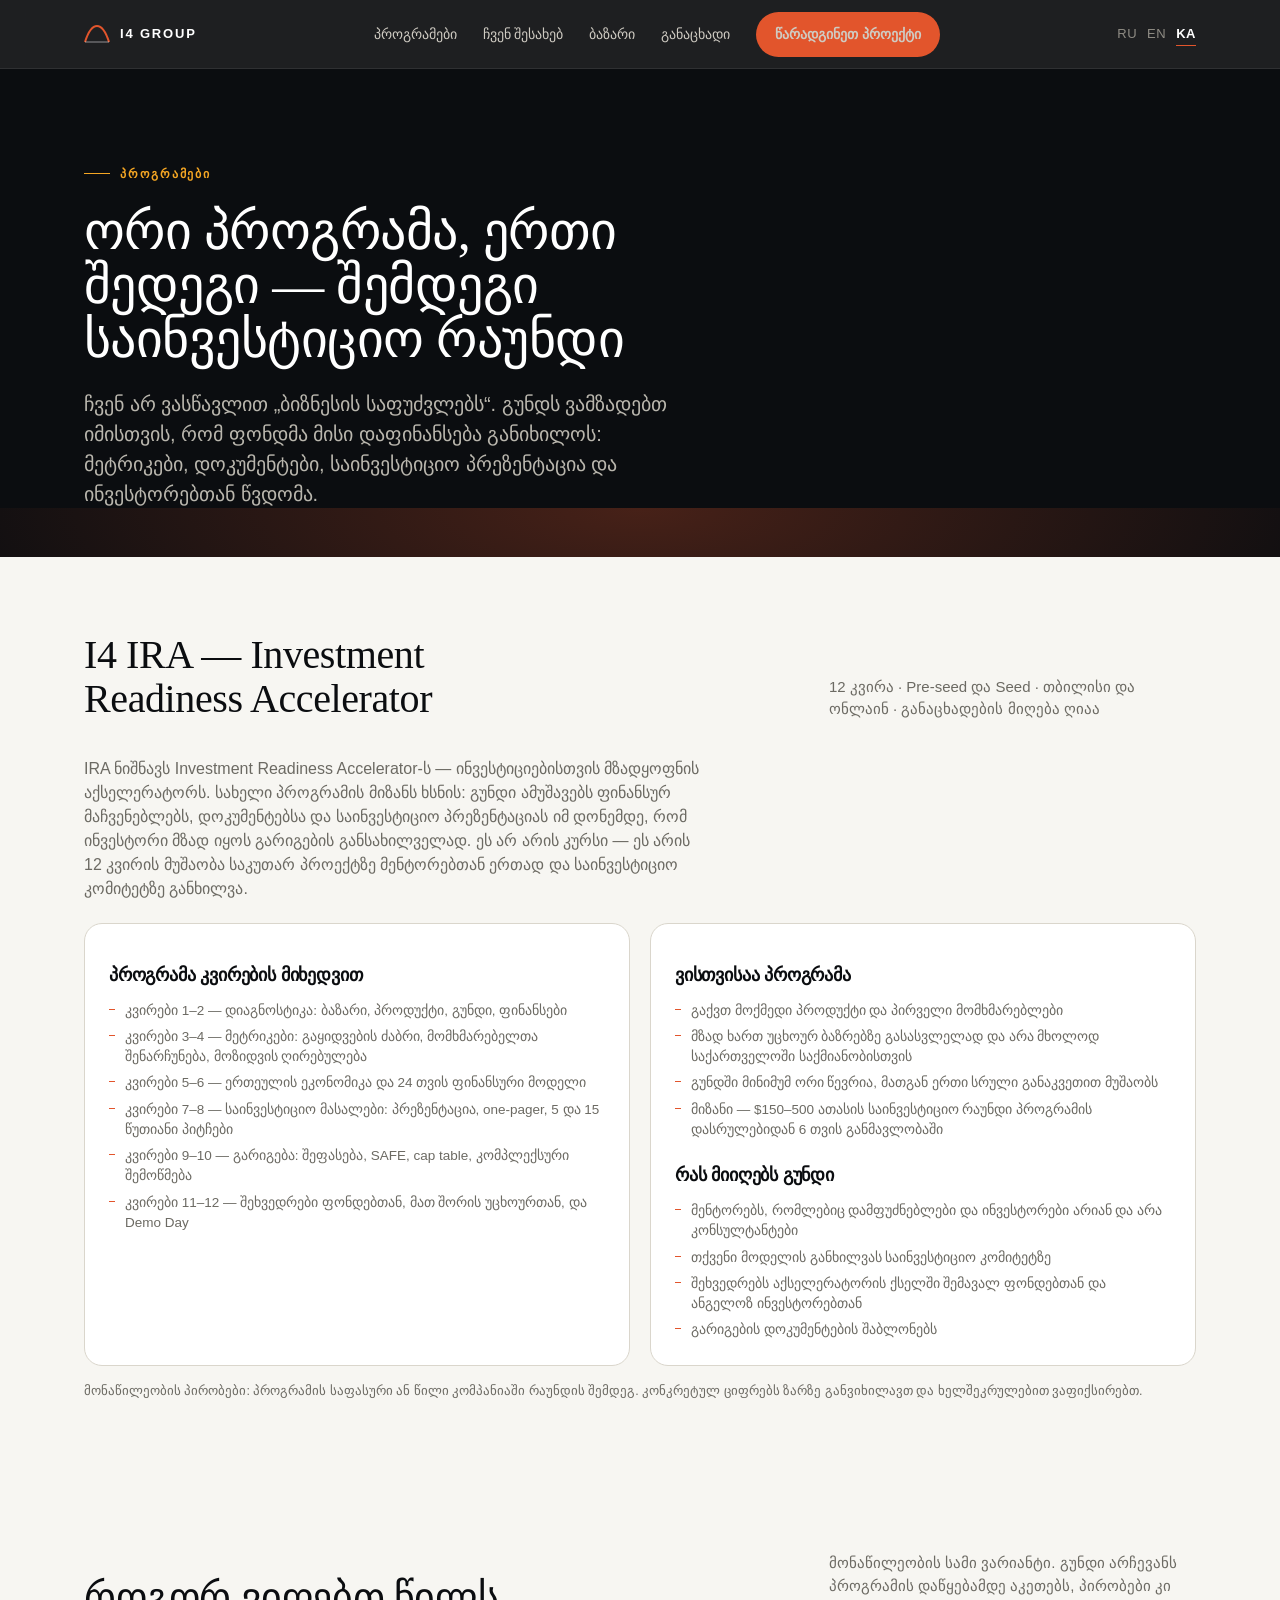
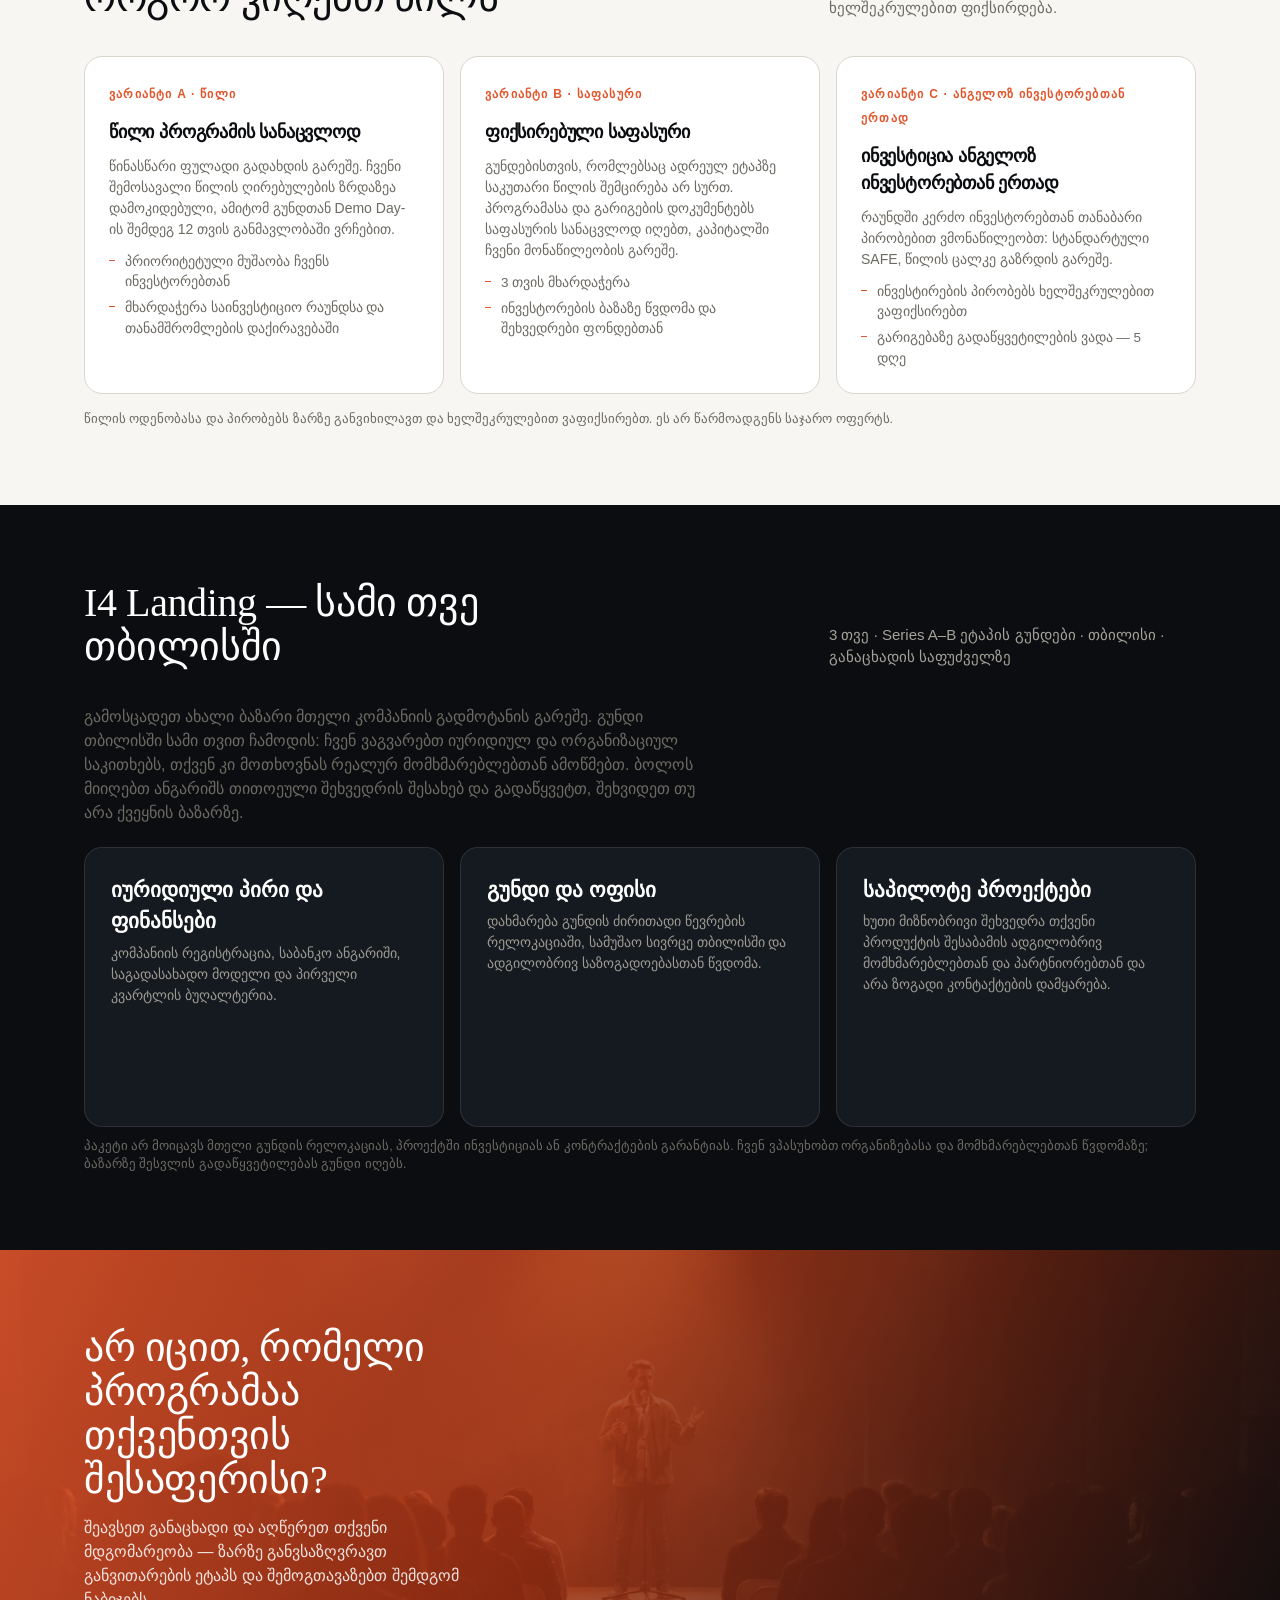
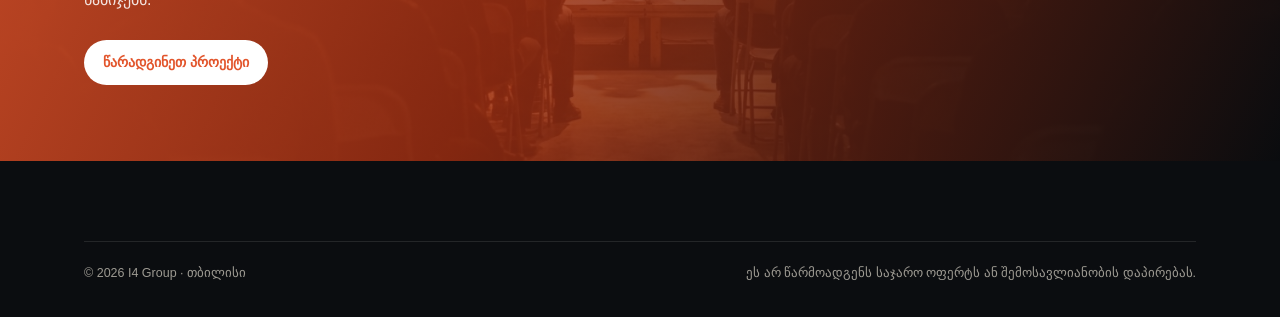
<file: ka/program.html>
<!DOCTYPE html>
<html lang="ka">
<head>
<meta charset="utf-8">
<meta name="viewport" content="width=device-width, initial-scale=1">
<title>პროგრამები — I4 GROUP</title>
<meta name="robots" content="noindex, nofollow">
<link rel="stylesheet" href="../assets/style.css?v=20261111a">
</head>
<body>
<header>
  <div class="wrap nav">
    <a class="brand" href="../index.html"><svg width="26" height="18" viewBox="0 0 26 18" fill="none" aria-hidden="true"><path d="M1 17C4.5 6 8 1 13 1s8.5 5 12 16" stroke="#e2552c" stroke-width="2"/><path d="M1 17h24" stroke="#fff" stroke-width="1" opacity=".5"/></svg>I4 Group</a>
    <nav id="nav">
      <a href="program.html">პროგრამები</a>
      <a href="../about.html">ჩვენ შესახებ</a>
      <a href="../cases.html">ბაზარი</a>
      <a href="../index.html#form">განაცხადი</a>
      <a class="btn btn-accent" href="../index.html#form">წარადგინეთ პროექტი</a>
    </nav>
              <div class="lang" aria-label="Language">
        <a href="../program.html">RU</a>
        <a href="../en/program.html">EN</a>
        <a class="on" href="program.html">KA</a>
      </div>
    <button class="menu-btn" id="menuBtn" aria-label="მენიუ">☰</button>
  </div>
</header>

<section class="hero" style="padding-bottom:48px">
  <div class="wrap">
    <div class="eyebrow">პროგრამები</div>
    <h1 class="serif" style="font-size:clamp(30px,4.4vw,52px)">ორი პროგრამა, ერთი შედეგი&nbsp;— შემდეგი საინვესტიციო რაუნდი</h1>
    <p class="lead">ჩვენ არ ვასწავლით „ბიზნესის საფუძვლებს“. გუნდს ვამზადებთ იმისთვის, რომ ფონდმა მისი დაფინანსება განიხილოს: მეტრიკები, დოკუმენტები, საინვესტიციო პრეზენტაცია და ინვესტორებთან წვდომა.</p>
  </div>
</section>

<section id="ira">
  <div class="wrap">
    <div class="sec-head">
      <h2 class="serif">I4 IRA — Investment Readiness Accelerator</h2>
      <p>12 კვირა · Pre-seed და Seed · თბილისი და ონლაინ · განაცხადების მიღება ღიაა</p>
    </div>
    <p style="max-width:70ch;color:var(--muted);margin-bottom:22px">IRA ნიშნავს Investment Readiness Accelerator-ს — ინვესტიციებისთვის მზადყოფნის აქსელერატორს. სახელი პროგრამის მიზანს ხსნის: გუნდი ამუშავებს ფინანსურ მაჩვენებლებს, დოკუმენტებსა და საინვესტიციო პრეზენტაციას იმ დონემდე, რომ ინვესტორი მზად იყოს გარიგების განსახილველად. ეს არ არის კურსი — ეს არის 12 კვირის მუშაობა საკუთარ პროექტზე მენტორებთან ერთად და საინვესტიციო კომიტეტზე განხილვა.</p>
    <div class="grid-2">
      <article class="card">
        <h3>პროგრამა კვირების მიხედვით</h3>
        <ul>
          <li>კვირები 1–2 — დიაგნოსტიკა: ბაზარი, პროდუქტი, გუნდი, ფინანსები</li>
          <li>კვირები 3–4 — მეტრიკები: გაყიდვების ძაბრი, მომხმარებელთა შენარჩუნება, მოზიდვის ღირებულება</li>
          <li>კვირები 5–6 — ერთეულის ეკონომიკა და 24 თვის ფინანსური მოდელი</li>
          <li>კვირები 7–8 — საინვესტიციო მასალები: პრეზენტაცია, one-pager, 5 და 15 წუთიანი პიტჩები</li>
          <li>კვირები 9–10 — გარიგება: შეფასება, SAFE, cap table, კომპლექსური შემოწმება</li>
          <li>კვირები 11–12 — შეხვედრები ფონდებთან, მათ შორის უცხოურთან, და Demo Day</li>
        </ul>
      </article>
      <article class="card">
        <h3>ვისთვისაა პროგრამა</h3>
        <ul>
          <li>გაქვთ მოქმედი პროდუქტი და პირველი მომხმარებლები</li>
          <li>მზად ხართ უცხოურ ბაზრებზე გასასვლელად და არა მხოლოდ საქართველოში საქმიანობისთვის</li>
          <li>გუნდში მინიმუმ ორი წევრია, მათგან ერთი სრული განაკვეთით მუშაობს</li>
          <li>მიზანი — $150–500 ათასის საინვესტიციო რაუნდი პროგრამის დასრულებიდან 6 თვის განმავლობაში</li>
        </ul>
        <h3 style="margin-top:22px">რას მიიღებს გუნდი</h3>
        <ul>
          <li>მენტორებს, რომლებიც დამფუძნებლები და ინვესტორები არიან და არა კონსულტანტები</li>
          <li>თქვენი მოდელის განხილვას საინვესტიციო კომიტეტზე</li>
          <li>შეხვედრებს აქსელერატორის ქსელში შემავალ ფონდებთან და ანგელოზ ინვესტორებთან</li>
          <li>გარიგების დოკუმენტების შაბლონებს</li>
        </ul>
      </article>
    </div>
    <p class="hint" style="margin-top:16px">მონაწილეობის პირობები: პროგრამის საფასური ან წილი კომპანიაში რაუნდის შემდეგ. კონკრეტულ ციფრებს ზარზე განვიხილავთ და ხელშეკრულებით ვაფიქსირებთ.</p>
  </div>
</section>

<section id="terms">
  <div class="wrap">
    <div class="sec-head">
      <h2 class="serif">როგორ ვიღებთ წილს</h2>
      <p>მონაწილეობის სამი ვარიანტი. გუნდი არჩევანს პროგრამის დაწყებამდე აკეთებს, პირობები კი ხელშეკრულებით ფიქსირდება.</p>
    </div>
    <div class="grid-3">
      <article class="card">
        <span class="num">ვარიანტი A · წილი</span>
        <h3>წილი პროგრამის სანაცვლოდ</h3>
        <p>წინასწარი ფულადი გადახდის გარეშე. ჩვენი შემოსავალი წილის ღირებულების ზრდაზეა დამოკიდებული, ამიტომ გუნდთან Demo Day-ის შემდეგ 12 თვის განმავლობაში ვრჩებით.</p>
        <ul><li>პრიორიტეტული მუშაობა ჩვენს ინვესტორებთან</li><li>მხარდაჭერა საინვესტიციო რაუნდსა და თანამშრომლების დაქირავებაში</li></ul>
      </article>
      <article class="card">
        <span class="num">ვარიანტი B · საფასური</span>
        <h3>ფიქსირებული საფასური</h3>
        <p>გუნდებისთვის, რომლებსაც ადრეულ ეტაპზე საკუთარი წილის შემცირება არ სურთ. პროგრამასა და გარიგების დოკუმენტებს საფასურის სანაცვლოდ იღებთ, კაპიტალში ჩვენი მონაწილეობის გარეშე.</p>
        <ul><li>3 თვის მხარდაჭერა</li><li>ინვესტორების ბაზაზე წვდომა და შეხვედრები ფონდებთან</li></ul>
      </article>
      <article class="card">
        <span class="num">ვარიანტი C · ანგელოზ ინვესტორებთან ერთად</span>
        <h3>ინვესტიცია ანგელოზ ინვესტორებთან ერთად</h3>
        <p>რაუნდში კერძო ინვესტორებთან თანაბარი პირობებით ვმონაწილეობთ: სტანდარტული SAFE, წილის ცალკე გაზრდის გარეშე.</p>
        <ul><li>ინვესტირების პირობებს ხელშეკრულებით ვაფიქსირებთ</li><li>გარიგებაზე გადაწყვეტილების ვადა — 5 დღე</li></ul>
      </article>
    </div>
    <p class="hint" style="margin-top:16px">წილის ოდენობასა და პირობებს ზარზე განვიხილავთ და ხელშეკრულებით ვაფიქსირებთ. ეს არ წარმოადგენს საჯარო ოფერტს.</p>
  </div>
</section>

<section class="prog" id="landing">
  <div class="wrap">
    <div class="sec-head">
      <h2 class="serif">I4 Landing — სამი თვე თბილისში</h2>
      <p>3 თვე · Series A–B ეტაპის გუნდები · თბილისი · განაცხადის საფუძველზე</p>
    </div>
    <p style="max-width:70ch;color:var(--muted);margin-bottom:22px">გამოსცადეთ ახალი ბაზარი მთელი კომპანიის გადმოტანის გარეშე. გუნდი თბილისში სამი თვით ჩამოდის: ჩვენ ვაგვარებთ იურიდიულ და ორგანიზაციულ საკითხებს, თქვენ კი მოთხოვნას რეალურ მომხმარებლებთან ამოწმებთ. ბოლოს მიიღებთ ანგარიშს თითოეული შეხვედრის შესახებ და გადაწყვეტთ, შეხვიდეთ თუ არა ქვეყნის ბაზარზე.</p>
    <div class="grid-3">
      <div class="pcard"><div><h3>იურიდიული პირი და ფინანსები</h3><p>კომპანიის რეგისტრაცია, საბანკო ანგარიში, საგადასახადო მოდელი და პირველი კვარტლის ბუღალტერია.</p></div></div>
      <div class="pcard"><div><h3>გუნდი და ოფისი</h3><p>დახმარება გუნდის ძირითადი წევრების რელოკაციაში, სამუშაო სივრცე თბილისში და ადგილობრივ საზოგადოებასთან წვდომა.</p></div></div>
      <div class="pcard"><div><h3>საპილოტე პროექტები</h3><p>ხუთი მიზნობრივი შეხვედრა თქვენი პროდუქტის შესაბამის ადგილობრივ მომხმარებლებთან და პარტნიორებთან და არა ზოგადი კონტაქტების დამყარება.</p></div></div>
    </div>
    <p class="hint">პაკეტი არ მოიცავს მთელი გუნდის რელოკაციას, პროექტში ინვესტიციას ან კონტრაქტების გარანტიას. ჩვენ ვპასუხობთ ორგანიზებასა და მომხმარებლებთან წვდომაზე; ბაზარზე შესვლის გადაწყვეტილებას გუნდი იღებს.</p>
  </div>
</section>

<section class="cta">
  <div class="wrap">
    <h2 class="serif">არ იცით, რომელი პროგრამაა თქვენთვის შესაფერისი?</h2>
    <p>შეავსეთ განაცხადი და აღწერეთ თქვენი მდგომარეობა — ზარზე განვსაზღვრავთ განვითარების ეტაპს და შემოგთავაზებთ შემდგომ ნაბიჯებს.</p>
    <div class="cta-row"><a class="btn" href="../index.html#form">წარადგინეთ პროექტი</a></div>
  </div>
</section>

<footer>
  <div class="wrap">
    <div class="foot-bottom"><span>© 2026 I4 Group · თბილისი</span><span>ეს არ წარმოადგენს საჯარო ოფერტს ან შემოსავლიანობის დაპირებას.</span></div>
  </div>
</footer>
<script src="../assets/app.js?v=20261111a"></script>
</body>
</html>
</file>
<file: assets/style.css>
:root{
  --ink:#0b0d10;
  --ink-2:#151a20;
  --paper:#f7f6f2;
  --paper-2:#efede6;
  --line:#dad6cc;
  --muted:#6c6a63;
  --accent:#e2552c;
  --accent-2:#f5a623;
  --radius:18px;
  --max:1160px;
}
*{box-sizing:border-box;margin:0;padding:0}
html{scroll-behavior:smooth}
body{
  font-family:-apple-system,BlinkMacSystemFont,"Segoe UI",Roboto,Helvetica,Arial,sans-serif;
  background:var(--paper);color:var(--ink);
  -webkit-font-smoothing:antialiased;line-height:1.5;
}
a{color:inherit;text-decoration:none}
.wrap{max-width:var(--max);margin:0 auto;padding:0 24px}
.serif{font-family:"Iowan Old Style","Palatino Linotype",Palatino,Georgia,serif;font-weight:400;letter-spacing:-.01em}

/* header */
header{position:sticky;top:0;z-index:50;background:rgba(11,13,16,.92);backdrop-filter:blur(12px);border-bottom:1px solid rgba(255,255,255,.08)}
.nav{display:flex;align-items:center;justify-content:space-between;height:68px;gap:24px}
.brand{display:flex;align-items:center;gap:10px;color:#fff;font-weight:600;letter-spacing:.14em;font-size:13px;text-transform:uppercase}
.brand svg{display:block}
.nav nav{display:flex;gap:26px;align-items:center}
.nav nav a{color:#cfcbc2;font-size:14px;transition:color .2s}
.nav nav a:hover{color:#fff}
.btn{display:inline-flex;align-items:center;justify-content:center;gap:8px;padding:11px 18px;border-radius:999px;font-size:14px;font-weight:600;border:1px solid transparent;cursor:pointer;transition:transform .15s,background .2s,color .2s}
.btn:active{transform:translateY(1px)}
.btn-accent{background:var(--accent);color:#fff}
.btn-accent:hover{background:#c94822}
.btn-ghost{border-color:rgba(255,255,255,.28);color:#fff}
.btn-ghost:hover{background:rgba(255,255,255,.08)}
.btn-dark{border-color:var(--ink);color:var(--ink)}
.btn-dark:hover{background:var(--ink);color:#fff}
.menu-btn{display:none;background:none;border:0;color:#fff;font-size:24px}

/* hero */
.hero{background:var(--ink);color:#fff;padding:88px 0 64px;position:relative;overflow:hidden}
.hero>.wrap{position:relative;z-index:1}
.hero:after{content:"";position:absolute;inset:auto -20% -60% -20%;height:70%;background:radial-gradient(60% 100% at 50% 0,rgba(226,85,44,.28),transparent 70%);pointer-events:none}
.eyebrow{display:inline-flex;align-items:center;gap:10px;font-size:12px;letter-spacing:.16em;text-transform:uppercase;color:var(--accent-2);font-weight:600;margin-bottom:22px}
.eyebrow:before{content:"";width:26px;height:1px;background:var(--accent-2)}
h1{font-size:clamp(34px,5.4vw,62px);line-height:1.04;letter-spacing:-.03em;max-width:27ch}
h1 .hl{color:var(--accent-2)}
.hero p.lead{color:#b9b6ad;font-size:clamp(16px,1.7vw,20px);margin-top:22px;max-width:56ch}
.hero-note{margin-top:16px;font-size:14px;color:#a8a49b;display:flex;gap:9px;align-items:flex-start;max-width:52ch}
.hero-note:before{content:"";flex:0 0 auto;width:16px;height:1px;background:var(--accent);margin-top:9px}
.hero-cta{display:flex;gap:12px;margin-top:34px;flex-wrap:wrap}

/* hook: thesis band */
.hook{background:var(--paper-2);border-top:1px solid var(--line);border-bottom:1px solid var(--line);padding:46px 0}
.hook p{font-size:clamp(21px,2.7vw,32px);line-height:1.22;letter-spacing:-.02em;max-width:32ch}
.hook p span{color:var(--accent)}
.facts{display:grid;grid-template-columns:repeat(4,1fr);gap:1px;background:rgba(255,255,255,.1);border:1px solid rgba(255,255,255,.1);border-radius:var(--radius);margin-top:56px;overflow:hidden}
.fact{background:var(--ink);padding:22px}
.fact b{display:block;font-size:26px;letter-spacing:-.02em}
.fact span{display:block;color:#8f8c84;font-size:12.5px;margin-top:6px}
.fact em{font-style:normal;color:var(--accent-2);font-size:11px;letter-spacing:.08em;text-transform:uppercase}
.fact a.src{display:inline-block;margin-left:8px;font-size:11px;color:#8f8c84;text-decoration:underline;text-underline-offset:2px}
.fact a.src:hover{color:#fff}

/* sections */
section{padding:76px 0}
section[id]{scroll-margin-top:84px}
.sec-head{display:flex;align-items:flex-end;justify-content:space-between;gap:24px;margin-bottom:36px;flex-wrap:wrap}
h2{font-size:clamp(26px,3.4vw,40px);line-height:1.1;letter-spacing:-.025em;max-width:22ch}
.sec-head p{color:var(--muted);max-width:44ch;font-size:15px}

.grid-4{display:grid;grid-template-columns:repeat(4,1fr);gap:16px}
.grid-3{display:grid;grid-template-columns:repeat(3,1fr);gap:16px}
.grid-2{display:grid;grid-template-columns:repeat(2,1fr);gap:20px}
.card{background:#fff;border:1px solid var(--line);border-radius:var(--radius);padding:24px;transition:transform .2s,box-shadow .2s}
.card:hover{transform:translateY(-2px);box-shadow:0 14px 40px rgba(11,13,16,.07)}
.card .num{font-size:12px;color:var(--accent);font-weight:600;letter-spacing:.1em}
.card h3{font-size:18px;margin:14px 0 10px;letter-spacing:-.01em}
.card p{font-size:14px;color:var(--muted)}
.card ul{margin-top:12px;padding-left:0;list-style:none}
.card ul li{font-size:13.5px;color:var(--muted);padding-left:16px;position:relative;margin-top:6px}
.card ul li:before{content:"";position:absolute;left:0;top:8px;width:6px;height:1px;background:var(--accent)}

/* programs */
.prog{background:var(--ink);color:#fff}
.prog .sec-head p{color:#a5a29a}
.pcard{display:flex;flex-direction:column;justify-content:space-between;background:var(--ink-2);border:1px solid rgba(255,255,255,.1);border-radius:var(--radius);padding:26px;min-height:280px}
.pcard h3{font-size:21px;margin-bottom:6px}
.pcard .tag{display:inline-block;font-size:11px;letter-spacing:.1em;text-transform:uppercase;color:var(--accent-2);margin-bottom:14px}
.pcard .meta{display:flex;flex-wrap:wrap;gap:8px;margin:16px 0}
.pcard .meta span{font-size:12px;border:1px solid rgba(255,255,255,.16);border-radius:999px;padding:4px 10px;color:#c9c5bc}
.pcard p{font-size:14px;color:#9d9a92}
.pcard .foot{margin-top:20px;display:flex;justify-content:space-between;align-items:center;gap:12px}
.status{font-size:12px;color:#8f8c84}
.status.open{color:#79d18b}

/* steps */
.steps{display:grid;grid-template-columns:repeat(4,1fr);gap:0;border-top:1px solid var(--line);margin-top:8px}
.step{padding:26px 22px 0 0;border-right:1px solid var(--line);position:relative}
.step:last-child{border-right:0}
.step b{display:block;font-size:13px;color:var(--accent);letter-spacing:.1em;margin-bottom:12px}
.step h4{font-size:17px;margin-bottom:8px}
.step p{font-size:13.5px;color:var(--muted);max-width:26ch}

/* ecosystem */
.eco{background:var(--paper-2)}
.eco-list{display:grid;grid-template-columns:repeat(4,1fr);gap:14px;margin-top:8px}
.eco-item{background:rgba(255,255,255,.65);border:1px solid var(--line);border-radius:14px;padding:18px}
.eco-item b{display:block;font-size:15px}
.eco-item span{font-size:12.5px;color:var(--muted);display:block;margin-top:6px}

/* quote */
.quote{background:#fff;border-top:1px solid var(--line);border-bottom:1px solid var(--line)}
.quote blockquote{font-size:clamp(20px,2.6vw,30px);line-height:1.3;letter-spacing:-.02em;max-width:26ch}
.quote .src{color:var(--muted);font-size:13px;margin-top:18px}

/* cta */
.cta{background:#0b0d10;color:#fff;position:relative;overflow:hidden}
.cta:before{content:"";position:absolute;inset:0;background:url("img/demo-day.jpg") center 45%/cover no-repeat;opacity:.6}
.cta:after{content:"";position:absolute;inset:0;background:linear-gradient(115deg,rgba(226,85,44,.88) 0%,rgba(180,52,20,.72) 45%,rgba(11,13,16,.86) 100%)}
.cta>.wrap{position:relative;z-index:1}
.cta h2{max-width:20ch}
.cta p{color:rgba(255,255,255,.86);margin-top:14px;max-width:46ch}
.cta-row{display:flex;gap:12px;flex-wrap:wrap;margin-top:28px}
.cta .btn{background:#fff;color:var(--accent)}
.cta .btn.alt{background:transparent;border-color:rgba(255,255,255,.5);color:#fff}

/* footer */
footer{background:var(--ink);color:#9d9a92;padding:48px 0 34px;font-size:13.5px}
.foot-grid{display:grid;grid-template-columns:1.4fr 1fr 1fr;gap:32px}
footer h5{color:#fff;font-size:13px;letter-spacing:.1em;text-transform:uppercase;margin-bottom:14px}
footer a:hover{color:#fff}
footer ul{list-style:none}
footer li{margin-bottom:8px}
.foot-bottom{display:flex;justify-content:space-between;gap:16px;border-top:1px solid rgba(255,255,255,.1);margin-top:32px;padding-top:22px;flex-wrap:wrap;font-size:12.5px}

/* forms */
.form{display:grid;grid-template-columns:1fr 1fr;gap:14px;background:#fff;border:1px solid var(--line);border-radius:var(--radius);padding:26px}
.field{display:flex;flex-direction:column;gap:7px}
.field.full{grid-column:1/-1}
label{font-size:12.5px;color:var(--muted)}
input,select,textarea{font:inherit;font-size:14.5px;padding:12px 14px;border:1px solid var(--line);border-radius:12px;background:var(--paper);color:var(--ink);outline:none}
input:focus,select:focus,textarea:focus{border-color:var(--accent);background:#fff}
textarea{min-height:110px;resize:vertical}
.hint{font-size:12.5px;color:var(--muted);margin-top:10px}
.note{font-size:13px;background:#fff4ee;border:1px solid #f3d3c5;border-radius:12px;padding:14px;color:#8a3f22}

/* gap: чего нет в Грузии */
.gap-card{background:#fff;border:1px solid var(--line);border-radius:var(--radius);padding:24px;display:flex;flex-direction:column;gap:14px}
.gap-card .no,.gap-card .yes{font-size:13.5px;line-height:1.45;display:flex;gap:10px}
.gap-card .no:before{content:"У ДРУГИХ";flex:0 0 auto;font-size:10.5px;letter-spacing:.08em;color:#a13d1e;border:1px solid #e8bfae;background:#fbeee7;border-radius:5px;padding:2px 6px;height:fit-content;margin-top:2px}
.gap-card .yes:before{content:"У НАС";flex:0 0 auto;font-size:10.5px;letter-spacing:.08em;color:#2f6b3f;border:1px solid #bcd9c4;background:#eef7f0;border-radius:5px;padding:2px 6px;height:fit-content;margin-top:2px}
.gap-card .no{color:var(--muted)}
.gap-card .explain{font-size:13px;line-height:1.5;color:var(--ink);border-top:1px dashed var(--line);padding-top:12px;margin-top:auto}
.gap-card .explain:before{content:none}
.gap-card h3{margin:0;font-size:17px}

@media (max-width:960px){
  .grid-4,.grid-3,.facts,.eco-list{grid-template-columns:repeat(2,1fr)}
  .steps{grid-template-columns:1fr 1fr}
  .step{border-right:0;border-bottom:1px solid var(--line);padding-bottom:22px}
  .foot-grid{grid-template-columns:1fr}
}
/* comparison table */
.table-wrap{overflow-x:auto;border:1px solid var(--line);border-radius:var(--radius);background:#fff}
table{border-collapse:collapse;width:100%;min-width:560px;font-size:14px}
th,td{text-align:left;padding:14px 16px;border-bottom:1px solid var(--line);vertical-align:top}
thead th{font-size:12px;letter-spacing:.08em;text-transform:uppercase;color:var(--muted);font-weight:600}
tbody tr:last-child td{border-bottom:0}
td.mine{background:#fdf6f2;color:var(--ink)}
thead th.mine{color:var(--accent)}
/* mobile comparison cards */
.compare-cards{display:none;margin-top:6px}
.cc{background:#fff;border:1px solid var(--line);border-radius:14px;padding:16px;margin-bottom:10px}
.cc h4{font-size:15px;margin-bottom:10px}
.cc-row{display:flex;gap:10px;font-size:13.5px;padding:7px 0;border-top:1px solid var(--line);color:var(--muted)}
.cc-row.mine{color:var(--ink);background:#fdf6f2;border-radius:8px;padding:8px 10px;margin-top:4px;border-top:0}
.cc-label{flex:0 0 auto;font-size:10.5px;letter-spacing:.08em;text-transform:uppercase;color:#8a877e;min-width:44px;padding-top:2px}
.cc-row.mine .cc-label{color:var(--accent)}

/* faq */
.faq{max-width:820px}
.faq details{border-top:1px solid var(--line);padding:18px 0}
.faq details:last-of-type{border-bottom:1px solid var(--line)}
.faq summary{font-size:16.5px;font-weight:600;cursor:pointer;list-style:none;display:flex;justify-content:space-between;gap:16px}
.faq summary::-webkit-details-marker{display:none}
.faq summary:after{content:"+";color:var(--accent);font-size:20px;line-height:1}
.faq details[open] summary:after{content:"–"}
.faq p{font-size:14.5px;color:var(--muted);margin-top:12px;max-width:70ch}

@media (max-width:680px){
  .table-wrap{display:none}
  .compare-cards{display:block}
  .gap-card{padding:20px}
  .nav nav{display:none;position:absolute;top:68px;left:0;right:0;background:var(--ink);flex-direction:column;padding:18px 24px 24px;gap:16px;border-bottom:1px solid rgba(255,255,255,.1)}
  .nav nav.open{display:flex}
  .menu-btn{display:block}
  .hero{padding:44px 0 40px}
  h1{font-size:clamp(30px,9vw,44px);line-height:1.08}
  .facts,.grid-4,.grid-3,.eco-list,.grid-2,.steps{grid-template-columns:1fr}
  .fact{padding:18px 20px}
  .fact b{font-size:24px}
  .hero-cta{flex-direction:column;gap:14px;margin-top:28px}
  .hero-cta .btn-ghost{border:0;background:none;padding:2px 0;justify-content:flex-start;color:#cfcbc2;font-weight:600;text-decoration:none}
  .hook{padding:34px 0}
  section{padding:56px 0}
  .form{grid-template-columns:1fr;padding:20px}
  .hero-cta .btn,.cta-row .btn{width:100%}
}

/* раскрывающийся список программ */
[hidden]{display:none !important}
.prog-more{display:flex;justify-content:center;margin-top:26px}
.prog-more .btn{min-width:240px;justify-content:center;padding:13px 22px}
.js-toggle{color:var(--accent-2);border-color:rgba(226,85,44,.55);background:rgba(226,85,44,.08)}
.js-toggle:hover{background:rgba(226,85,44,.16)}

/* расшифровка терминов внутри карточки */
.glossary{margin:14px 0 0;padding-top:12px;border-top:1px dashed var(--line)}
.glossary dt{font-weight:600;font-size:13px;margin-top:10px}
.glossary dt:first-child{margin-top:0}
.glossary dd{margin:3px 0 0;font-size:12.5px;line-height:1.5;color:#3a3833}

/* основатели */
.founder{background:#fff;border:1px solid var(--line);border-radius:18px;padding:24px;display:flex;flex-direction:column;gap:10px}
.founder .ava{width:52px;height:52px;border-radius:50%;overflow:hidden;background:rgba(226,85,44,.12);color:var(--accent-2);display:flex;align-items:center;justify-content:center;font-weight:600;font-size:17px}
.founder h3{margin:0;font-size:19px}
.founder .meta{display:flex;gap:8px;flex-wrap:wrap;font-size:12px;text-transform:uppercase;letter-spacing:.06em;color:#6b6862}
.founder ul{margin:4px 0 0;padding-left:18px;font-size:13.5px;line-height:1.5;color:#3a3833}
.founder ul li{margin-bottom:6px}
.founder .gives{margin:auto 0 0;padding-top:12px;border-top:1px dashed var(--line);font-size:13px}
.founder.empty{background:rgba(0,0,0,.02);border-style:dashed;color:#6b6862}
.founder .ava img{width:100%;height:100%;object-fit:cover;display:block}
.founder.empty .ava{background:rgba(0,0,0,.05);color:#8a867e}

.js-reveal{margin-top:10px;align-self:flex-start;display:inline-flex;align-items:center;gap:6px;font:inherit;font-size:12.5px;padding:8px 14px;border-radius:999px;border:1px solid rgba(226,85,44,.5);background:rgba(226,85,44,.07);color:var(--accent-2);cursor:pointer}
.js-reveal:hover{background:rgba(226,85,44,.14)}

.origin{display:grid;grid-template-columns:300px 1fr;gap:34px;align-items:start;margin-top:8px}
.origin-card{background:#fff;border:1px solid #e6e4ea;border-radius:16px;padding:22px}
.origin-card h3{font-size:18px;margin:12px 0 8px}
.origin-card .note{font-size:12.5px;color:#6b6873;margin:8px 0 0}
.ava.big{width:64px;height:64px;font-size:20px}
.origin-text p{margin:0 0 12px}
.origin-text .lead{font-size:15px;line-height:1.5;color:#2b2a30}
.origin-text a{color:var(--accent-2)}

.banner{margin:22px 0 28px;border-radius:var(--radius);overflow:hidden;border:1px solid var(--line);background:#eae7df}
.banner img{display:block;width:100%;height:clamp(210px,31vw,380px);object-fit:cover}
@media(max-width:560px){.banner img{height:210px}}

.hero-shot{margin:30px 0 6px;border-radius:18px;overflow:hidden;border:1px solid rgba(255,255,255,.14);box-shadow:0 22px 60px rgba(0,0,0,.38)}
.hero-shot img{display:block;width:100%;height:clamp(190px,30vw,400px);object-fit:cover}
@media(max-width:760px){.hero-shot img{height:230px}}

/* путь к раунду */
.path{background:#fff;border-top:1px solid var(--line);border-bottom:1px solid var(--line);padding:56px 0}
.path-list{display:grid;grid-template-columns:repeat(5,1fr);gap:1px;list-style:none;padding:0;margin:0;background:var(--line);border:1px solid var(--line);border-radius:var(--radius);overflow:hidden}
.path-list li{background:#fff;padding:20px 18px}
.path-list b{display:block;color:var(--accent);font-size:12px;letter-spacing:.1em}
.path-list span{display:block;font-weight:700;font-size:17px;margin:6px 0 6px}
.path-list em{font-style:normal;color:var(--muted);font-size:13px;line-height:1.35;display:block}
@media(max-width:900px){.path-list{grid-template-columns:repeat(2,1fr)}}
@media(max-width:560px){.path-list{grid-template-columns:1fr}.path{padding:44px 0}}

.hook-sub{max-width:62ch;margin:18px auto 0;color:var(--muted);font-size:15px;line-height:1.5}

.lang{display:flex;align-items:center;gap:10px;font-size:13px;letter-spacing:.04em}
.lang a{color:#8f8c84;text-decoration:none;padding:2px 0;border-bottom:1px solid transparent}
.lang a:hover{color:#fff}
.lang a.on{color:#fff;font-weight:700;border-bottom-color:var(--accent)}
@media(max-width:760px){.lang{margin-left:auto;margin-right:14px;gap:12px;font-size:12px}}

/* 320px: поля формы и длинные слова не расширяют страницу */
.form{min-width:0}
.field{min-width:0}
.field input,.field select,.field textarea{width:100%;min-width:0;max-width:100%}
h1,h1 .hl,p,li,td,th{overflow-wrap:break-word}
</file>
